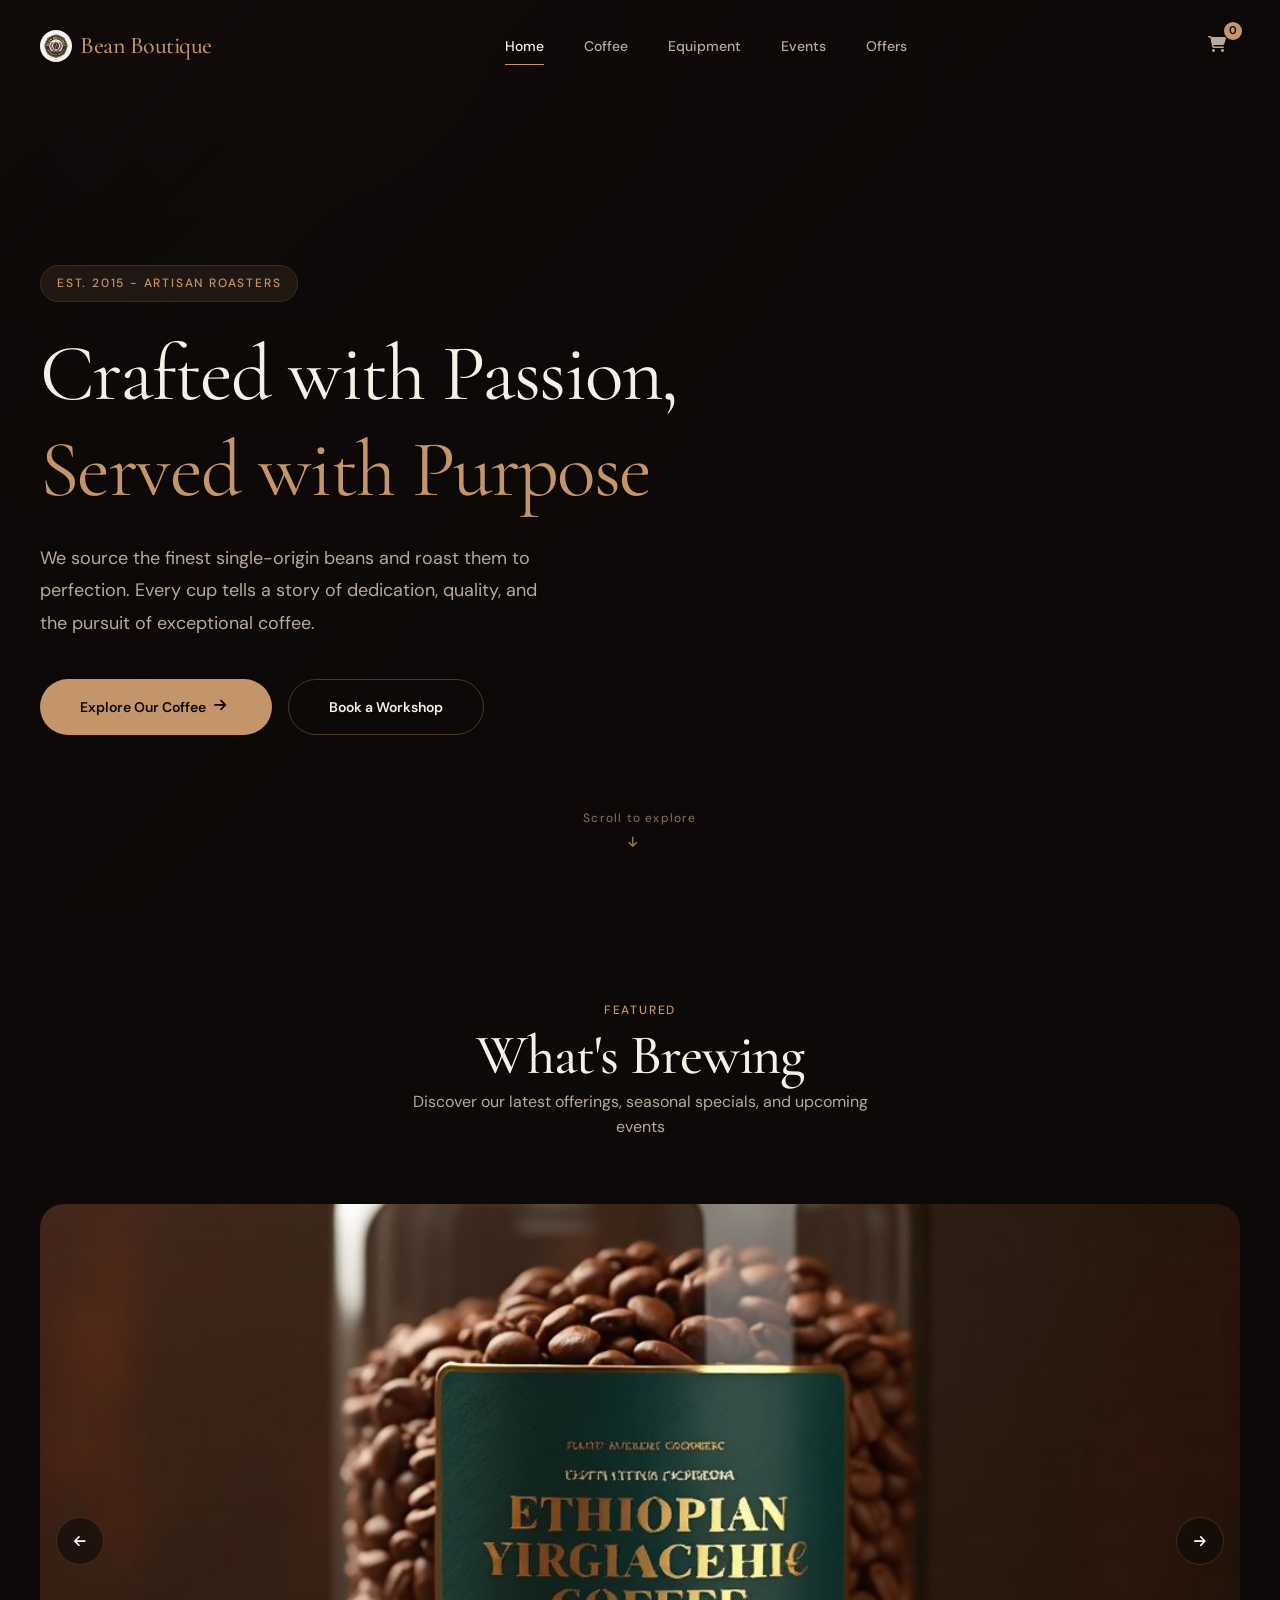
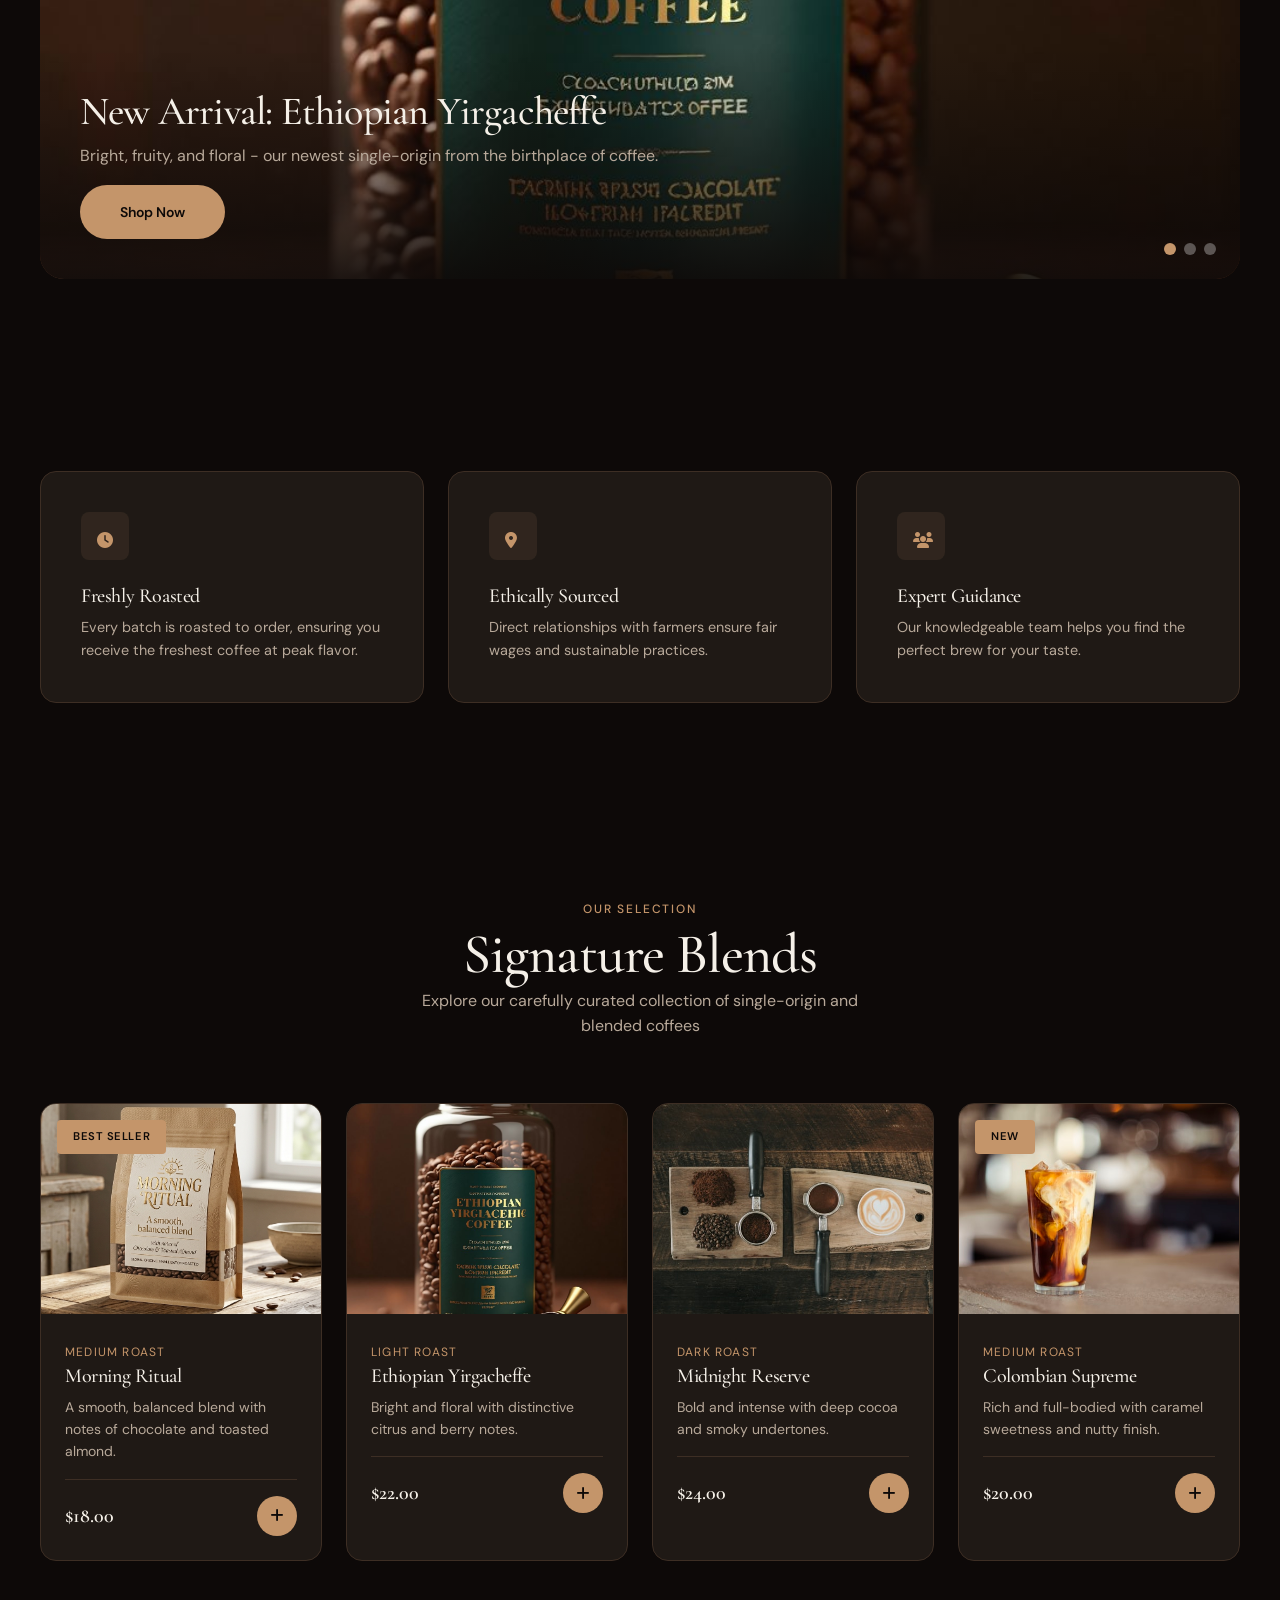
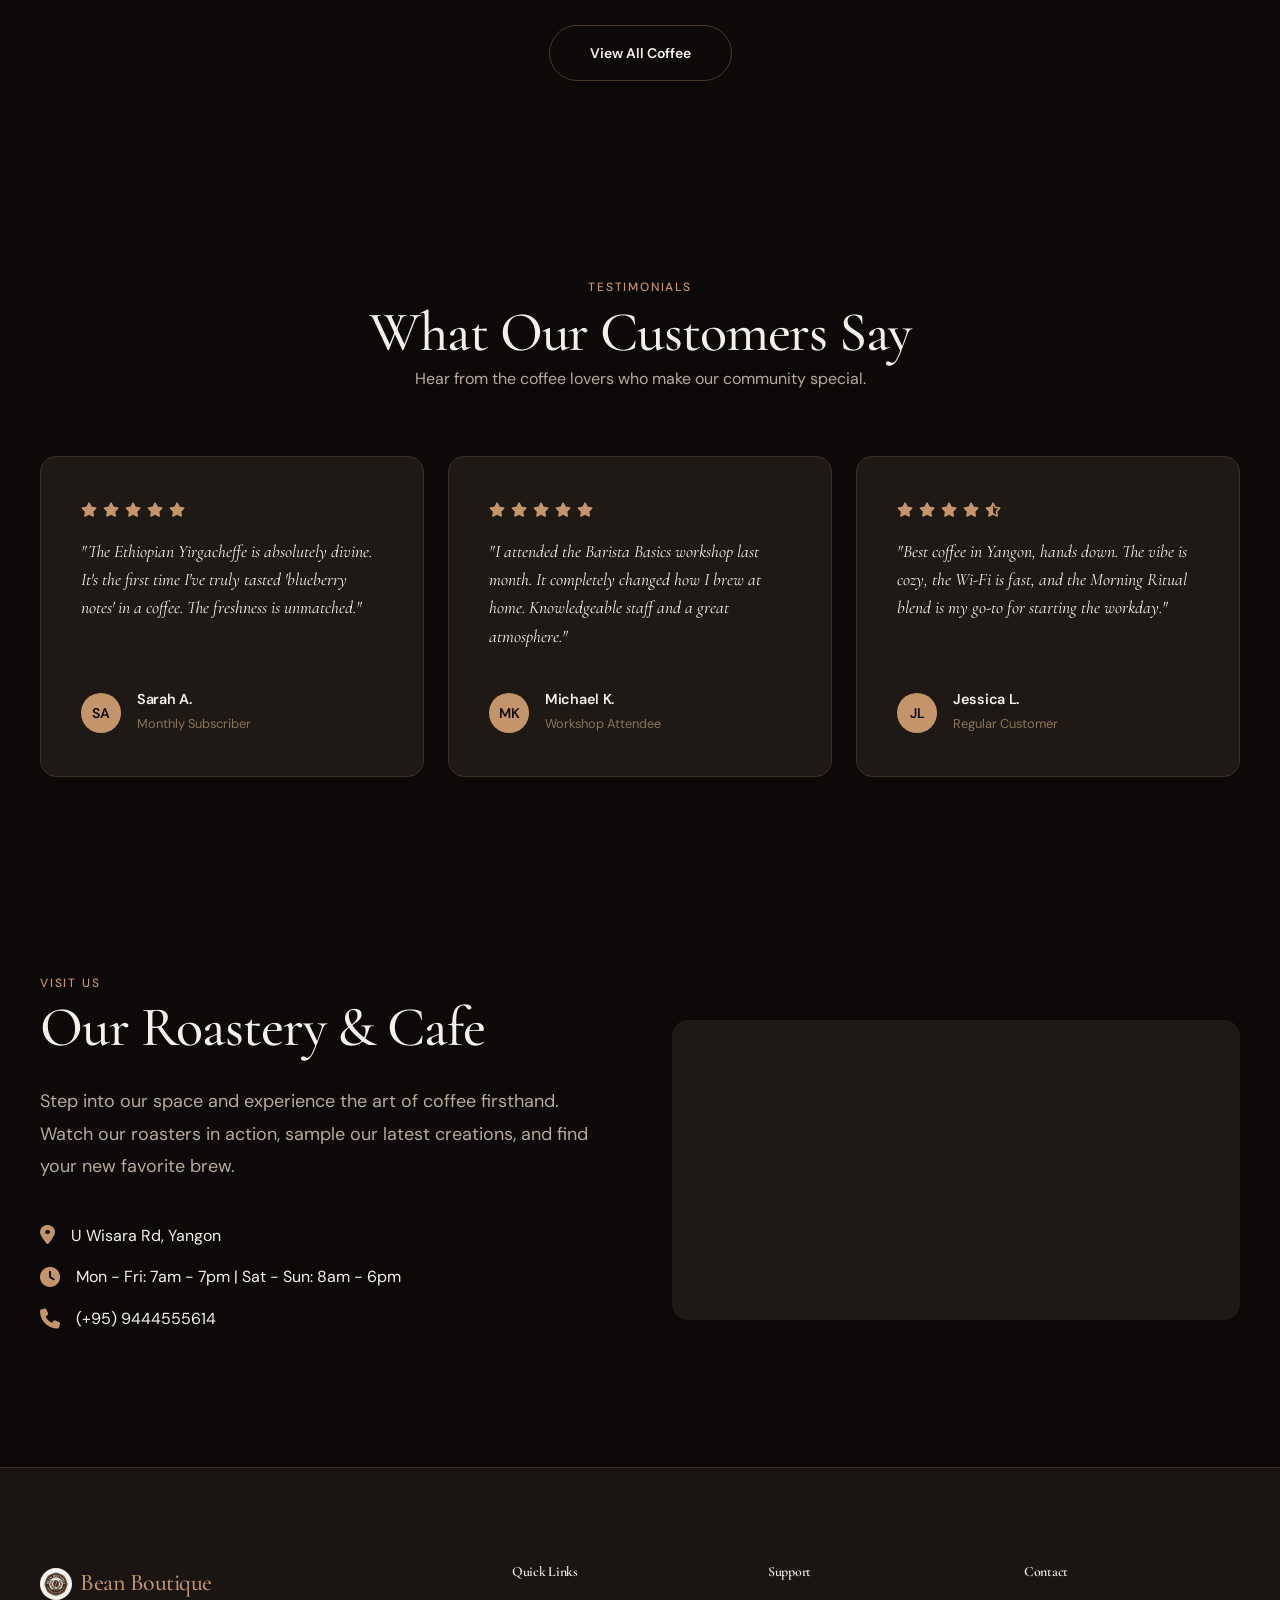
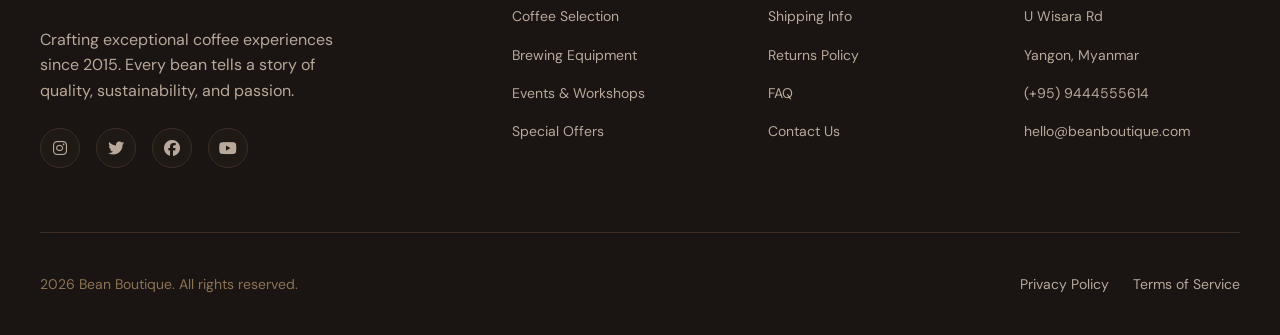
<file: index.html>
<!DOCTYPE html>
<html lang="en">

<head>
  <meta charset="UTF-8">
  <meta name="viewport" content="width=device-width, initial-scale=1.0">
  <meta name="description"
    content="Bean Boutique - Artisan coffee roasters crafting exceptional blends since 2015. Discover our premium selection of single-origin coffees and brewing equipment.">
  <title>Bean Boutique | Artisan Coffee Roasters</title>

  <!-- Google Fonts -->
  <link rel="stylesheet" href="https://cdnjs.cloudflare.com/ajax/libs/font-awesome/6.5.0/css/all.min.css">
  <link rel="icon" type="image/png" href="Images/icon.jpg">
  <link rel="preconnect" href="https://fonts.googleapis.com">
  <link rel="preconnect" href="https://fonts.gstatic.com" crossorigin>
  <link
    href="https://fonts.googleapis.com/css2?family=Cormorant+Garamond:ital,wght@0,400;0,500;0,600;1,400&family=DM+Sans:wght@400;500;600;700&display=swap"
    rel="stylesheet">

  <!-- Stylesheet -->
  <link rel="stylesheet" href="styles.css">
</head>

<body>

  <!-- Navigation -->
  <nav class="nav scrolled" id="navbar">
    <div class="container">
      <div class="nav-inner">
        <a href="index.html" class="nav-logo">
          <img src="Images/icon.jpg" alt="Bean Boutique logo" class="nav-logo-image">
          <span class="nav-logo-text">Bean Boutique</span>
        </a>

        <div class="nav-links">
          <a href="index.html" class="nav-link active">Home</a>
          <a href="coffee.html" class="nav-link">Coffee</a>
          <a href="equipment.html" class="nav-link">Equipment</a>
          <a href="events.html" class="nav-link">Events</a>
          <a href="offers.html" class="nav-link">Offers</a>
        </div>

        <div class="nav-actions">
          <a href="cart.html" class="cart-btn" aria-label="Shopping Cart">
            <i class="fas fa-shopping-cart"></i>
            <span class="cart-count" id="cart-count">0</span>
          </a>
          <button class="menu-toggle" id="menu-toggle" aria-label="Toggle Menu">
            <span></span>
            <span></span>
            <span></span>
          </button>
        </div>
      </div>
    </div>
  </nav>

  <!-- Mobile Menu -->
  <div class="mobile-menu" id="mobile-menu">
    <div class="mobile-nav-links">
      <a href="index.html" class="mobile-nav-link active">Home</a>
      <a href="coffee.html" class="mobile-nav-link">Coffee Selection</a>
      <a href="equipment.html" class="mobile-nav-link">Brewing Equipment</a>
      <a href="events.html" class="mobile-nav-link">Events & Workshops</a>
      <a href="offers.html" class="mobile-nav-link">Special Offers</a>
      <a href="cart.html" class="mobile-nav-link">Shopping Cart</a>
    </div>
  </div>

  <!-- ============================================
       HERO SECTION
       ============================================ -->
  <section class="hero">
    <div class="hero-bg">
      <video src="Images/coffee_vd.mp4" autoplay muted loop playsinline class="hero-bg-video"></video>
    </div>
    <div class="container">
      <div class="hero-content fade-in">
        <span class="hero-label label">Est. 2015 - Artisan Roasters</span>
        <h1 class="hero-title">
          Crafted with Passion,<br>
          <span>Served with Purpose</span>
        </h1>
        <p class="hero-description lead">
          We source the finest single-origin beans and roast them to perfection.
          Every cup tells a story of dedication, quality, and the pursuit of exceptional coffee.
        </p>
        <div class="hero-actions">
          <a href="coffee.html" class="btn btn-primary">
            Explore Our Coffee
            <i class="fas fa-arrow-right"></i>
          </a>

          <a href="events.html" class="btn btn-secondary">
            Book a Workshop
          </a>
        </div>
      </div>
    </div>

    <!-- Scroll Indicator -->
    <div class="scroll-indicator">
      <span>Scroll to explore</span>
      <i class="fas fa-arrow-down"></i>
    </div>
  </section>

  <!-- ============================================
       FEATURED SLIDESHOW
       ============================================ -->
  <section class="section">
    <div class="container">
      <div class="section-header fade-in">
        <span class="label">Featured</span>
        <h2>What's Brewing</h2>
        <p>Discover our latest offerings, seasonal specials, and upcoming events</p>
      </div>

      <div class="slideshow fade-in" id="hero-slideshow">
        <div class="slideshow-container">
          <!-- Slide 1 -->
          <div class="slide">
            <img src="Images/yirgacheffe.jpg" alt="Ethiopian Yirgacheffe coffee">
            <div class="slide-content">
              <h3 class="slide-title">New Arrival: Ethiopian Yirgacheffe</h3>
              <p class="slide-description">Bright, fruity, and floral - our newest single-origin from the birthplace of
                coffee.</p>
              <a href="coffee.html" class="btn btn-primary">Shop Now</a>
            </div>
          </div>

          <!-- Slide 2 -->
          <div class="slide">
            <img src="Images/barista.jpg" alt="Barista workshop">
            <div class="slide-content">
              <h3 class="slide-title">Barista Workshop: June 15th</h3>
              <p class="slide-description">Learn the art of espresso from our expert baristas. Limited spots available.
              </p>
              <a href="events.html" class="btn btn-primary">Register Now</a>
            </div>
          </div>

          <!-- Slide 3 -->
          <div class="slide">
            <img src="Images/subscription.png" alt="Coffee subscription box">
            <div class="slide-content">
              <h3 class="slide-title">Subscribe & Save 20%</h3>
              <p class="slide-description">Get freshly roasted coffee delivered to your door every month.</p>
              <a href="offers.html" class="btn btn-primary">View Plans</a>
            </div>
          </div>
        </div>

        <!-- Navigation Dots -->
        <div class="slideshow-nav">
          <button class="slideshow-dot active" data-slide="0" aria-label="Slide 1"></button>
          <button class="slideshow-dot" data-slide="1" aria-label="Slide 2"></button>
          <button class="slideshow-dot" data-slide="2" aria-label="Slide 3"></button>
        </div>

        <!-- Arrows -->
        <div class="slideshow-arrows">
          <button class="slideshow-arrow prev" aria-label="Previous slide">
            <i class="fas fa-arrow-left"></i>
          </button>

          <button class="slideshow-arrow next" aria-label="Next slide">
            <i class="fas fa-arrow-right"></i>
          </button>
        </div>
      </div>
    </div>
  </section>

  <!-- ============================================
       FEATURES SECTION
       ============================================ -->
  <section class="section">
    <div class="container">
      <div class="grid grid-3">
        <!-- Feature 1 -->
        <div class="feature-card fade-in stagger-1">
          <div class="feature-icon">
            <i class="fas fa-clock"></i>
          </div>
          <h4 class="feature-title">Freshly Roasted</h4>
          <p class="feature-description">
            Every batch is roasted to order, ensuring you receive the freshest coffee at peak flavor.
          </p>
        </div>

        <!-- Feature 2 -->
        <div class="feature-card fade-in stagger-2">
          <div class="feature-icon">
            <i class="fas fa-map-marker-alt"></i>
          </div>
          <h4 class="feature-title">Ethically Sourced</h4>
          <p class="feature-description">
            Direct relationships with farmers ensure fair wages and sustainable practices.
          </p>
        </div>

        <!-- Feature 3 -->
        <div class="feature-card fade-in stagger-3">
          <div class="feature-icon">
            <i class="fas fa-users"></i>
          </div>
          <h4 class="feature-title">Expert Guidance</h4>
          <p class="feature-description">
            Our knowledgeable team helps you find the perfect brew for your taste.
          </p>
        </div>
      </div>
    </div>
  </section>
  <!-- ============================================
       FEATURED PRODUCTS PREVIEW
       ============================================ -->
  <section class="section">
    <div class="container">
      <div class="section-header fade-in">
        <span class="label">Our Selection</span>
        <h2>Signature Blends</h2>
        <p>Explore our carefully curated collection of single-origin and blended coffees</p>
      </div>

      <div class="grid grid-4">
        <!-- Product 1 -->
        <div class="product-card fade-in stagger-1">
          <div class="product-image">
            <img src="Images/ritual.png" alt="Morning Ritual Blend">
            <span class="product-badge">Best Seller</span>
          </div>
          <div class="product-content">
            <span class="product-category">Medium Roast</span>
            <h4 class="product-name">Morning Ritual</h4>
            <p class="product-description">A smooth, balanced blend with notes of chocolate and toasted almond.</p>
            <div class="product-meta">
              <span class="product-price">$18.00</span>
              <button class="add-to-cart" data-id="1" data-name="Morning Ritual" data-price="18.00"
                aria-label="Add to cart">

                <i class="fas fa-plus"></i>

              </button>
            </div>
          </div>
        </div>

        <!-- Product 2 -->
        <div class="product-card fade-in stagger-2">
          <div class="product-image">
            <img src="Images/yirgacheffe.jpg" alt="Ethiopian Single Origin">
          </div>
          <div class="product-content">
            <span class="product-category">Light Roast</span>
            <h4 class="product-name">Ethiopian Yirgacheffe</h4>
            <p class="product-description">Bright and floral with distinctive citrus and berry notes.</p>
            <div class="product-meta">
              <span class="product-price">$22.00</span>
              <button class="add-to-cart" data-id="2" data-name="Ethiopian Yirgacheffe" data-price="22.00"
                aria-label="Add to cart">
                <i class="fas fa-plus"></i>
              </button>
            </div>
          </div>
        </div>

        <!-- Product 3 -->
        <div class="product-card fade-in stagger-3">
          <div class="product-image">
            <img src="Images/midnight.jpg" alt="Dark Roast Reserve">
          </div>
          <div class="product-content">
            <span class="product-category">Dark Roast</span>
            <h4 class="product-name">Midnight Reserve</h4>
            <p class="product-description">Bold and intense with deep cocoa and smoky undertones.</p>
            <div class="product-meta">
              <span class="product-price">$24.00</span>
              <button class="add-to-cart" data-id="3" data-name="Midnight Reserve" data-price="24.00"
                aria-label="Add to cart">
                <i class="fas fa-plus"></i>
              </button>
            </div>
          </div>
        </div>

        <!-- Product 4 -->
        <div class="product-card fade-in stagger-4">
          <div class="product-image">
            <img src="Images/colombian.jpg" alt="Colombian Supreme">
            <span class="product-badge">New</span>
          </div>
          <div class="product-content">
            <span class="product-category">Medium Roast</span>
            <h4 class="product-name">Colombian Supreme</h4>
            <p class="product-description">Rich and full-bodied with caramel sweetness and nutty finish.</p>
            <div class="product-meta">
              <span class="product-price">$20.00</span>
              <button class="add-to-cart" data-id="4" data-name="Colombian Supreme" data-price="20.00"
                aria-label="Add to cart">
                <i class="fas fa-plus"></i>
              </button>
            </div>
          </div>
        </div>
      </div>

      <div class="section-footer-centered">
        <a href="coffee.html" class="btn btn-secondary">View All Coffee</a>
      </div>
    </div>
  </section>

  <!-- ============================================
       CUSTOMER REVIEWS SECTION
       ============================================ -->
  <section class="section">
    <div class="container">
      <div class="section-header fade-in">
        <span class="label">Testimonials</span>
        <h2>What Our Customers Say</h2>
        <p>Hear from the coffee lovers who make our community special.</p>
      </div>

      <div class="grid grid-3">
        <!-- Review 1 -->
        <div class="review-card fade-in stagger-1">
          <div class="review-stars">
            <i class="fas fa-star"></i>
            <i class="fas fa-star"></i>
            <i class="fas fa-star"></i>
            <i class="fas fa-star"></i>
            <i class="fas fa-star"></i>
          </div>
          <p class="review-text">"The Ethiopian Yirgacheffe is absolutely divine. It's the first time I've truly
            tasted 'blueberry notes' in a coffee. The freshness is unmatched."</p>
          <div class="review-author">
            <div class="review-avatar">SA</div>
            <div class="review-author-info">
              <h5>Sarah A.</h5>
              <span>Monthly Subscriber</span>
            </div>
          </div>
        </div>

        <!-- Review 2 -->
        <div class="review-card fade-in stagger-2">
          <div class="review-stars">
            <i class="fas fa-star"></i>
            <i class="fas fa-star"></i>
            <i class="fas fa-star"></i>
            <i class="fas fa-star"></i>
            <i class="fas fa-star"></i>
          </div>
          <p class="review-text">"I attended the Barista Basics workshop last month. It completely changed how I brew
            at home. Knowledgeable staff and a great atmosphere."</p>
          <div class="review-author">
            <div class="review-avatar">MK</div>
            <div class="review-author-info">
              <h5>Michael K.</h5>
              <span>Workshop Attendee</span>
            </div>
          </div>
        </div>

        <!-- Review 3 -->
        <div class="review-card fade-in stagger-3">
          <div class="review-stars">
            <i class="fas fa-star"></i>
            <i class="fas fa-star"></i>
            <i class="fas fa-star"></i>
            <i class="fas fa-star"></i>
            <i class="fas fa-star-half-alt"></i>
          </div>
          <p class="review-text">"Best coffee in Yangon, hands down. The vibe is cozy, the Wi-Fi is fast, and the
            Morning Ritual blend is my go-to for starting the workday."</p>
          <div class="review-author">
            <div class="review-avatar">JL</div>
            <div class="review-author-info">
              <h5>Jessica L.</h5>
              <span>Regular Customer</span>
            </div>
          </div>
        </div>
      </div>
    </div>
  </section>

  <!-- ============================================
       MAP SECTION
       ============================================ -->
  <section class="section">
    <div class="container">
      <div class="grid grid-2 map-section-grid">
        <div class="fade-in-left">
          <span class="label">Visit Us</span>
          <h2>Our Roastery & Cafe</h2>
          <p class="lead map-lead-text">
            Step into our space and experience the art of coffee firsthand.
            Watch our roasters in action, sample our latest creations, and find your new favorite brew.
          </p>
          <div class="contact-details-list">
            <div class="contact-detail-row">
              <i class="fas fa-location-dot location-icon"></i>
              <span>U Wisara Rd, Yangon</span>
            </div>
            <div class="contact-detail-row">
              <i class="fas fa-clock clock-icon"></i>
              <span>Mon - Fri: 7am - 7pm | Sat - Sun: 8am - 6pm</span>
            </div>
            <div class="contact-detail-row">
              <i class="fas fa-phone phone-icon"></i>
              <span>(+95) 9444555614</span>
            </div>
          </div>
        </div>
        <div class="map-container fade-in-right">
          <!-- Google Maps Embed -->
          <iframe
            src="https://www.google.com/maps/embed?pb=!1m18!1m12!1m3!1d954.8585113008878!2d96.14165633206656!3d16.804810039576594!2m3!1f0!2f0!3f0!3m2!1i1024!2i768!4f13.1!3m3!1m2!1s0x30c1eb5b34c3e1e7%3A0x3868066c7b2c32d3!2sStrategy%20First%20International%20College%20-%20Teaching%20Centre%202%20(UWisara)!5e0!3m2!1sen!2smm!4v1774071433038!5m2!1sen!2smm"
            width="600" height="450" class="map-iframe" allowfullscreen="" loading="lazy"
            referrerpolicy="no-referrer-when-downgrade"></iframe>
        </div>
      </div>
    </div>
  </section>

  <!-- ============================================
       FOOTER
       ============================================ -->
  <footer class="footer">
    <div class="container">
      <div class="footer-grid">
        <!-- Brand Column -->
        <div class="footer-brand">
          <a href="index.html" class="nav-logo">
            <img src="Images/icon.jpg" alt="Bean Boutique logo" class="nav-logo-image">
            <span class="nav-logo-text">Bean Boutique</span>
          </a>
          <p>Crafting exceptional coffee experiences since 2015. Every bean tells a story of quality, sustainability,
            and passion.</p>
          <div class="social-links social-links-spacing">
            <!-- Instagram -->
            <div class="social-link">
              <a href="https://www.instagram.com" class="fab fa-instagram">
              </a>
            </div>

            <!-- Twitter/X -->
            <div class="social-link">
              <a href="https://www.twitter.com" class="fab fa-twitter">
              </a>
            </div>

            <!-- Facebook -->
            <div class="social-link">
              <a href="https://www.facebook.com" class="fab fa-facebook">
              </a>
            </div>

            <!-- YouTube -->
            <div class="social-link">
              <a href="https://www.youtube.com" class="fab fa-youtube">
              </a>
            </div>
          </div>
        </div>

        <!-- Quick Links -->
        <div>
          <h4 class="footer-title">Quick Links</h4>
          <div class="footer-links">
            <a href="coffee.html" class="footer-link">Coffee Selection</a>
            <a href="equipment.html" class="footer-link">Brewing Equipment</a>
            <a href="events.html" class="footer-link">Events & Workshops</a>
            <a href="offers.html" class="footer-link">Special Offers</a>
          </div>
        </div>

        <!-- Support -->
        <div>
          <h4 class="footer-title">Support</h4>
          <div class="footer-links">
            <a href="#" class="footer-link">Shipping Info</a>
            <a href="#" class="footer-link">Returns Policy</a>
            <a href="#" class="footer-link">FAQ</a>
            <a href="#" class="footer-link">Contact Us</a>
          </div>
        </div>

        <!-- Contact -->
        <div>
          <h4 class="footer-title">Contact</h4>
          <div class="footer-links">
            <span class="footer-link">U Wisara Rd</span>
            <span class="footer-link">Yangon, Myanmar</span>
            <span class="footer-link">(+95) 9444555614</span>
            <a href="mailto:hello@beanboutique.com" class="footer-link">hello@beanboutique.com</a>
          </div>
        </div>
      </div>

      <div class="footer-bottom">
        <span>2026 Bean Boutique. All rights reserved.</span>
        <div class="footer-bottom-links">
          <a href="#" class="footer-link">Privacy Policy</a>
          <a href="#" class="footer-link">Terms of Service</a>
        </div>
      </div>
    </div>
  </footer>

  <!-- ============================================
       MODAL POPUP - First-time visitor discount
       ============================================ -->
  <div class="modal-overlay" id="discount-modal">
    <div class="modal">
      <button class="modal-close" id="modal-close" aria-label="Close modal">
        <span class="modal-close-icon">&times;</span>
      </button>
      <div class="modal-image">
        <img src="Images/model.png" alt="Special discount offer">
      </div>
      <div class="modal-content">
        <h3 class="modal-title">Welcome to Bean Boutique</h3>
        <p class="modal-description">Sign up for our newsletter and receive 15% off your first order. Be the first to
          know about new roasts, exclusive offers, and brewing tips.</p>
        <form id="newsletter-form">
          <div class="form-group">
            <input type="email" class="form-input" placeholder="Enter your email address" required>
          </div>
          <button type="submit" class="btn btn-primary btn-block">Get My 15% Off</button>
        </form>
        <p class="modal-privacy-text">We respect your privacy. Unsubscribe anytime.</p>
      </div>
    </div>
  </div>

  <!-- JavaScript -->
  <script src="script.js"></script>
</body>

</html>
</file>
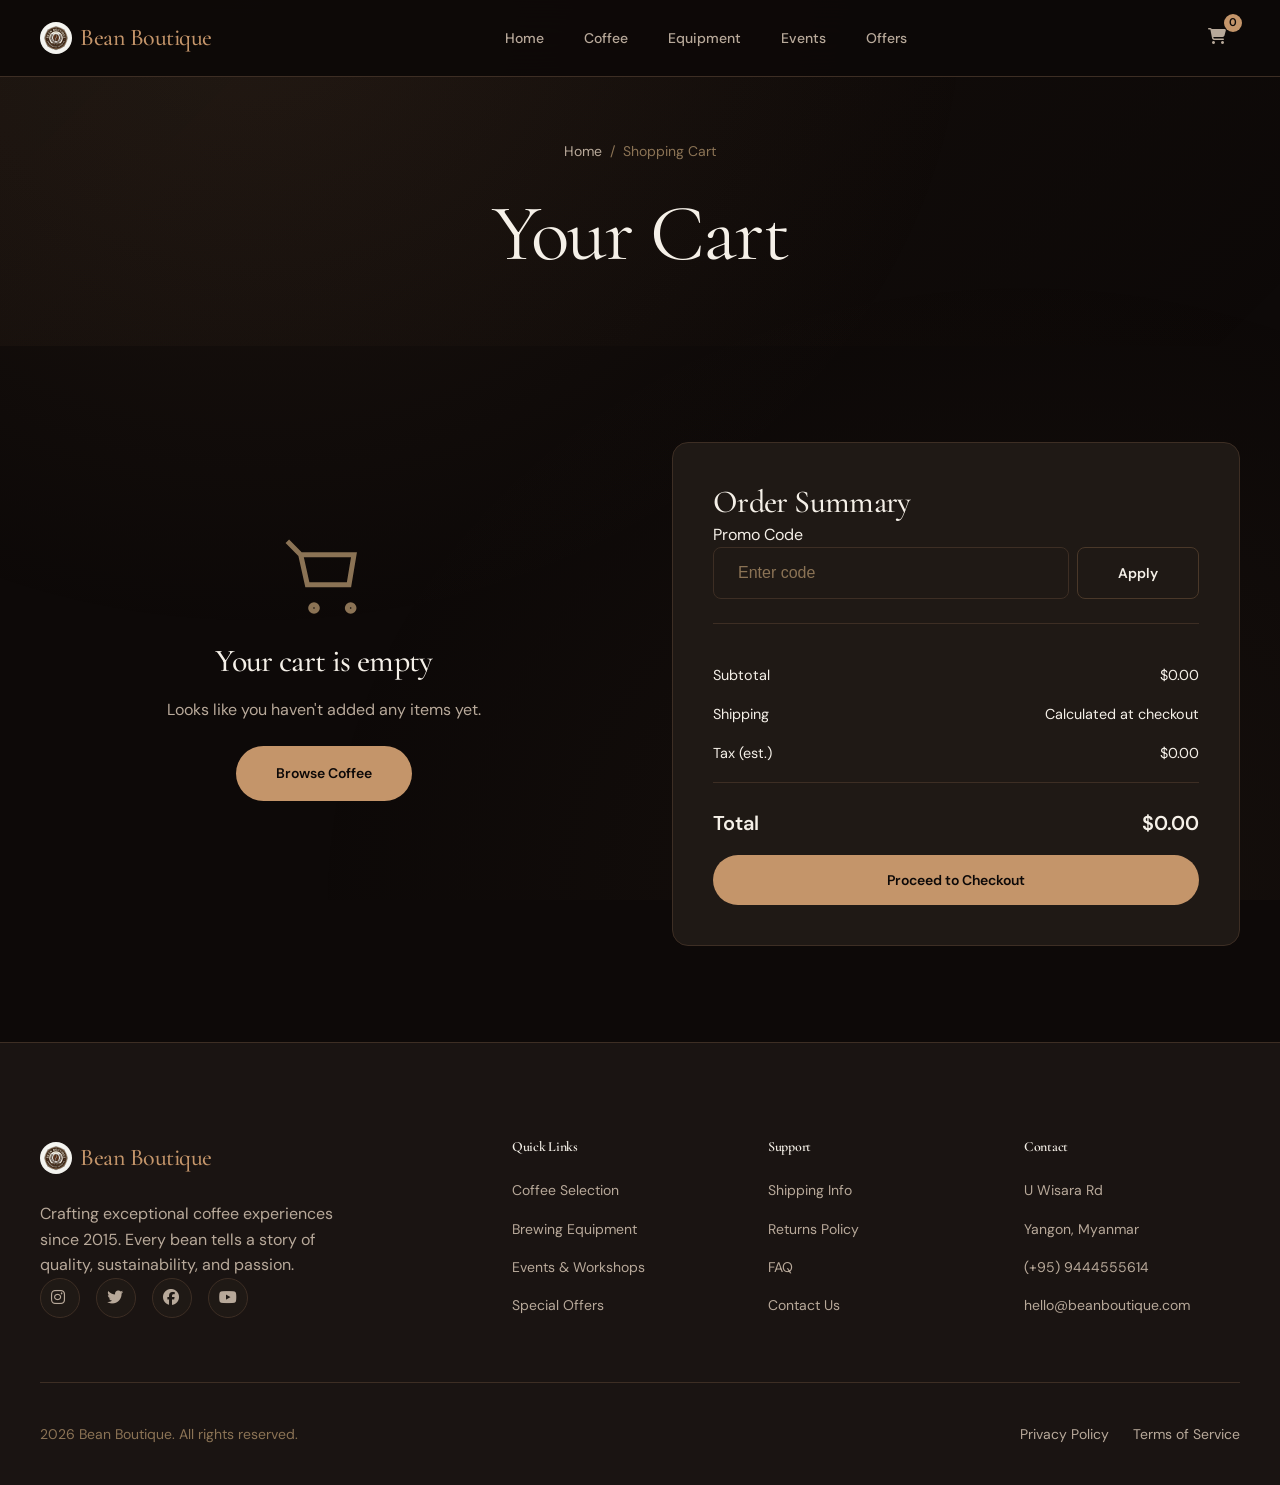
<file: cart.html>
<!DOCTYPE html>
<html lang="en">

<head>
  <meta charset="UTF-8">
  <meta name="viewport" content="width=device-width, initial-scale=1.0">
  <meta name="description" content="Your shopping cart at Bean Boutique. Review your coffee and equipment selections.">
  <title>Shopping Cart | Bean Boutique</title>
  <link rel="stylesheet" href="https://cdnjs.cloudflare.com/ajax/libs/font-awesome/6.5.0/css/all.min.css">
  <link rel="icon" type="image/png" href="Images/icon.jpg">
  <link rel="preconnect" href="https://fonts.googleapis.com">
  <link rel="preconnect" href="https://fonts.gstatic.com" crossorigin>
  <link
    href="https://fonts.googleapis.com/css2?family=Cormorant+Garamond:ital,wght@0,400;0,500;0,600;1,400&family=DM+Sans:wght@400;500;600;700&display=swap"
    rel="stylesheet">
  <link rel="stylesheet" href="styles.css">
</head>

<body>
  <!-- Navigation -->
  <nav class="nav scrolled" id="navbar">
    <div class="container">
      <div class="nav-inner">
        <a href="index.html" class="nav-logo">
          <img src="Images/icon.jpg" alt="Bean Boutique logo" class="nav-logo-image">
          <span class="nav-logo-text">Bean Boutique</span>
        </a>

        <div class="nav-links">
          <a href="index.html" class="nav-link">Home</a>
          <a href="coffee.html" class="nav-link">Coffee</a>
          <a href="equipment.html" class="nav-link">Equipment</a>
          <a href="events.html" class="nav-link">Events</a>
          <a href="offers.html" class="nav-link">Offers</a>
        </div>

        <div class="nav-actions">
          <a href="cart.html" class="cart-btn active" aria-label="Shopping Cart">
            <i class="fas fa-shopping-cart"></i>
            <span class="cart-count" id="cart-count">0</span>
          </a>
          <button class="menu-toggle" id="menu-toggle" aria-label="Toggle Menu">
            <span></span>
            <span></span>
            <span></span>
          </button>
        </div>
      </div>
    </div>
  </nav>

  <!-- Mobile Menu -->
  <div class="mobile-menu" id="mobile-menu">
    <div class="mobile-nav-links">
      <a href="index.html" class="mobile-nav-link">Home</a>
      <a href="coffee.html" class="mobile-nav-link">Coffee Selection</a>
      <a href="equipment.html" class="mobile-nav-link">Brewing Equipment</a>
      <a href="events.html" class="mobile-nav-link">Events & Workshops</a>
      <a href="offers.html" class="mobile-nav-link">Special Offers</a>
      <a href="cart.html" class="mobile-nav-link active">Shopping Cart</a>
    </div>
  </div>

  <!-- Page Header -->
  <header class="page-header">
    <div class="container">
      <div class="page-header-content fade-in">
        <div class="breadcrumb">
          <a href="index.html">Home</a>
          <span>/</span>
          <span>Shopping Cart</span>
        </div>
        <h1>Your Cart</h1>
      </div>
    </div>
  </header>

  <!-- Main Content -->
  <main class="section">
    <div class="container">
      <div class="grid grid-2 grid-cart-layout">

        <!-- Cart Items Column -->
        <div class="fade-in">
          <div id="cart-items-container">
            <!-- Cart items will be rendered here by JavaScript -->
            <div class="cart-empty">
              <div class="cart-empty-icon">
                <i class="fas fa-shopping-cart"></i>
              </div>
              <h3 class="cart-empty-title">Your cart is empty</h3>
              <p class="cart-empty-text">Looks like you haven't added any items yet.</p>
              <a href="coffee.html" class="btn btn-primary">Browse Coffee</a>
            </div>
          </div>
        </div>

        <!-- Cart Summary Column -->
        <div class="fade-in-right">
          <div class="cart-summary cart-summary-sticky" id="cart-summary">
            <h3 class="cart-summary-title">Order Summary</h3>

            <!-- Promo Code Section -->
            <div class="promo-section">
              <label for="promo-input" class="promo-label">Promo Code</label>
              <div class="input-group">
                <input type="text" id="promo-input" class="form-input" placeholder="Enter code">
                <button id="apply-promo-btn" class="btn btn-secondary btn-apply">Apply</button>
              </div>
              <p id="promo-message" class="promo-message"></p>
            </div>

            <div class="cart-summary-row">
              <span>Subtotal</span>
              <span id="cart-subtotal">$0.00</span>
            </div>

            <!-- Discount Row -->
            <div class="cart-summary-row discount-row" id="discount-row">
              <span>Discount (<span id="promo-code-display"></span>)</span>
              <span id="cart-discount">-$0.00</span>
            </div>

            <div class="cart-summary-row">
              <span>Shipping</span>
              <span>Calculated at checkout</span>
            </div>
            <div class="cart-summary-row">
              <span>Tax (est.)</span>
              <span id="cart-tax">$0.00</span>
            </div>

            <div class="cart-summary-row total">
              <span>Total</span>
              <span id="cart-total">$0.00</span>
            </div>

            <button class="btn btn-primary btn-block" id="checkout-btn">
              Proceed to Checkout
            </button>

          </div>
        </div>
      </div>
    </div>
  </main>

  <!-- Footer -->
  <footer class="footer">
    <div class="container">
      <div class="footer-grid">
        <!-- Brand Column -->
        <div class="footer-brand">
          <a href="index.html" class="nav-logo">
            <img src="Images/icon.jpg" alt="Bean Boutique logo" class="nav-logo-image">
            <span class="nav-logo-text">Bean Boutique</span>
          </a>
          <p>Crafting exceptional coffee experiences since 2015. Every bean tells a story of quality, sustainability,
            and passion.</p>
          <div class="social-links footer-social-links">
            <a href="https://www.instagram.com" class="social-link" aria-label="Instagram"><i
                class="fab fa-instagram"></i></a>
            <a href="https://www.twitter.com" class="social-link" aria-label="Twitter"><i
                class="fab fa-twitter"></i></a>
            <a href="https://www.facebook.com" class="social-link" aria-label="Facebook"><i
                class="fab fa-facebook"></i></a>
            <a href="https://www.youtube.com" class="social-link" aria-label="YouTube"><i
                class="fab fa-youtube"></i></a>
          </div>
        </div>

        <!-- Quick Links -->
        <div>
          <h4 class="footer-title">Quick Links</h4>
          <div class="footer-links">
            <a href="coffee.html" class="footer-link">Coffee Selection</a>
            <a href="equipment.html" class="footer-link">Brewing Equipment</a>
            <a href="events.html" class="footer-link">Events & Workshops</a>
            <a href="offers.html" class="footer-link">Special Offers</a>
          </div>
        </div>

        <!-- Support -->
        <div>
          <h4 class="footer-title">Support</h4>
          <div class="footer-links">
            <a href="#" class="footer-link">Shipping Info</a>
            <a href="#" class="footer-link">Returns Policy</a>
            <a href="#" class="footer-link">FAQ</a>
            <a href="#" class="footer-link">Contact Us</a>
          </div>
        </div>

        <!-- Contact -->
        <div>
          <h4 class="footer-title">Contact</h4>
          <div class="footer-links">
            <span class="footer-link">U Wisara Rd</span>
            <span class="footer-link">Yangon, Myanmar</span>
            <span class="footer-link">(+95) 9444555614</span>
            <a href="mailto:hello@beanboutique.com" class="footer-link">hello@beanboutique.com</a>
          </div>
        </div>
      </div>

      <div class="footer-bottom">
        <span>2026 Bean Boutique. All rights reserved.</span>
        <div class="footer-bottom-links">
          <a href="#" class="footer-link">Privacy Policy</a>
          <a href="#" class="footer-link">Terms of Service</a>
        </div>
      </div>
    </div>
  </footer>

  <script src="script.js"></script>
</body>

</html>
</file>
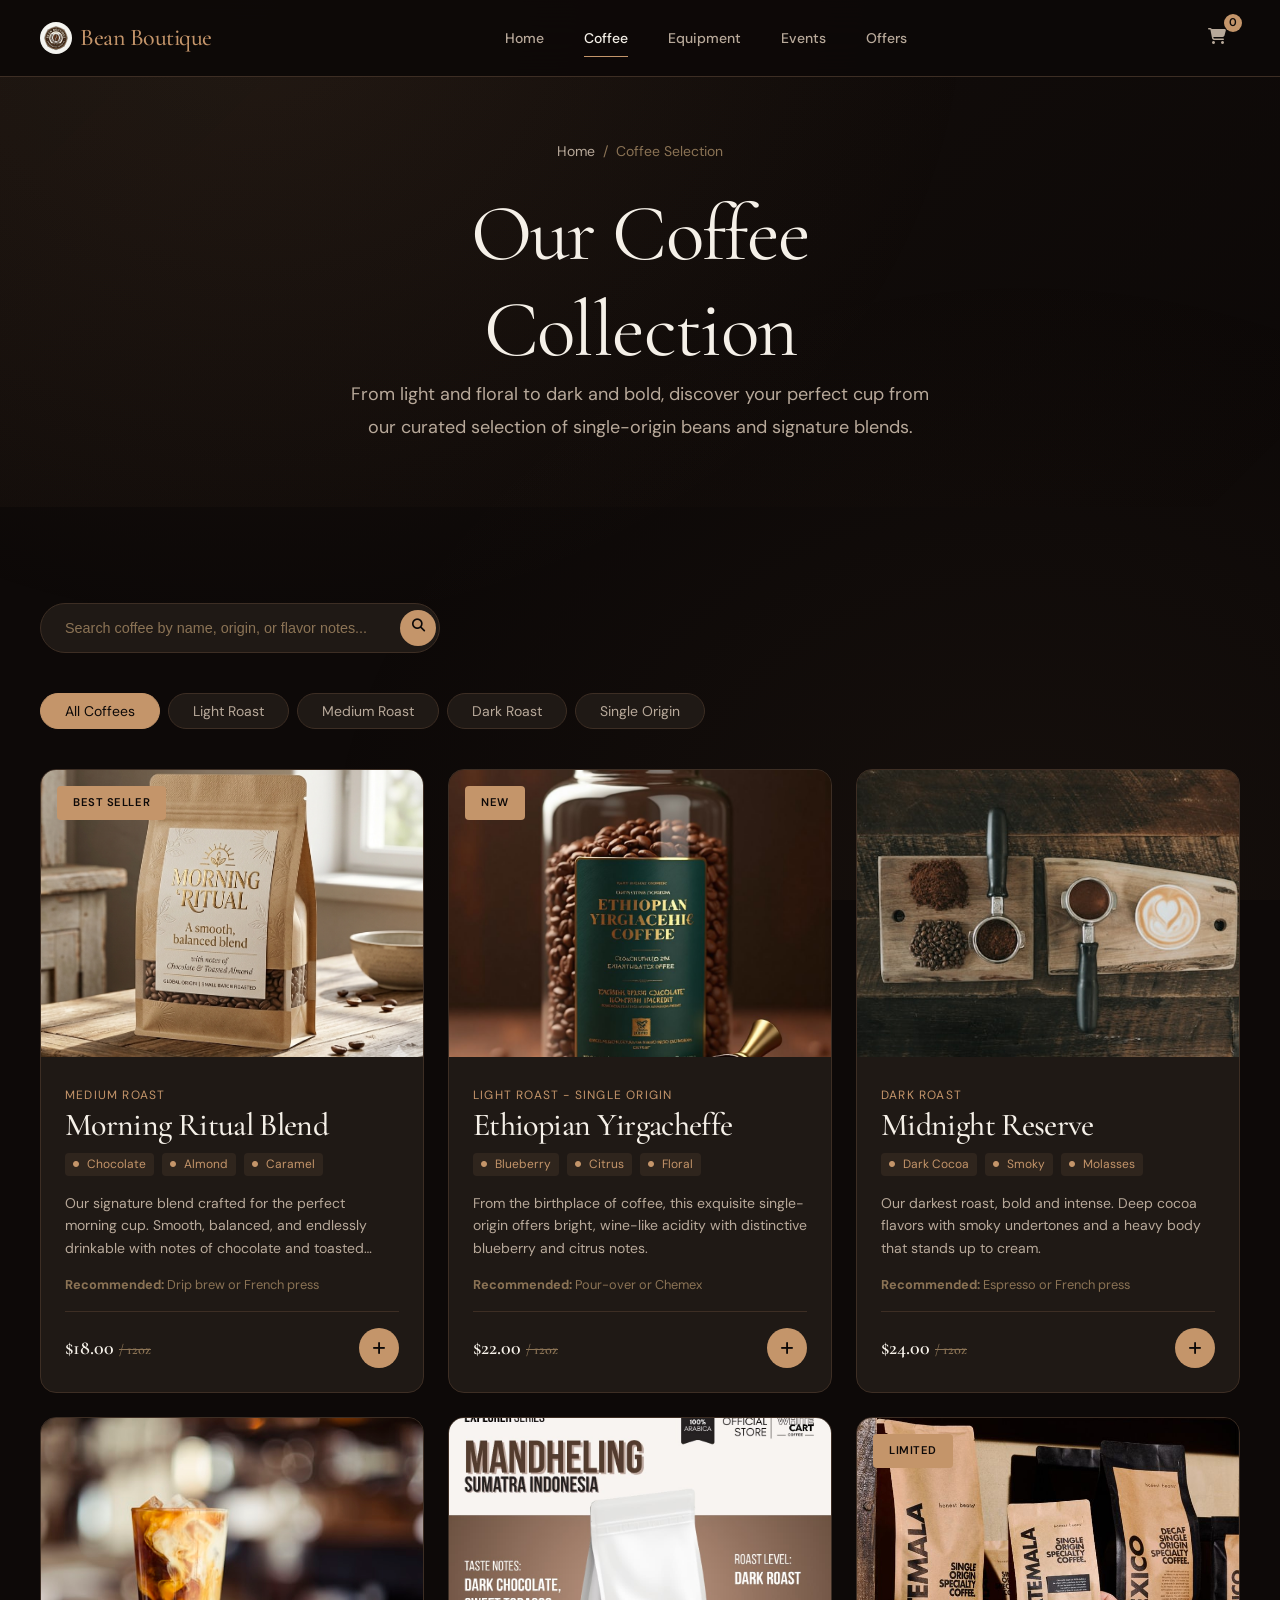
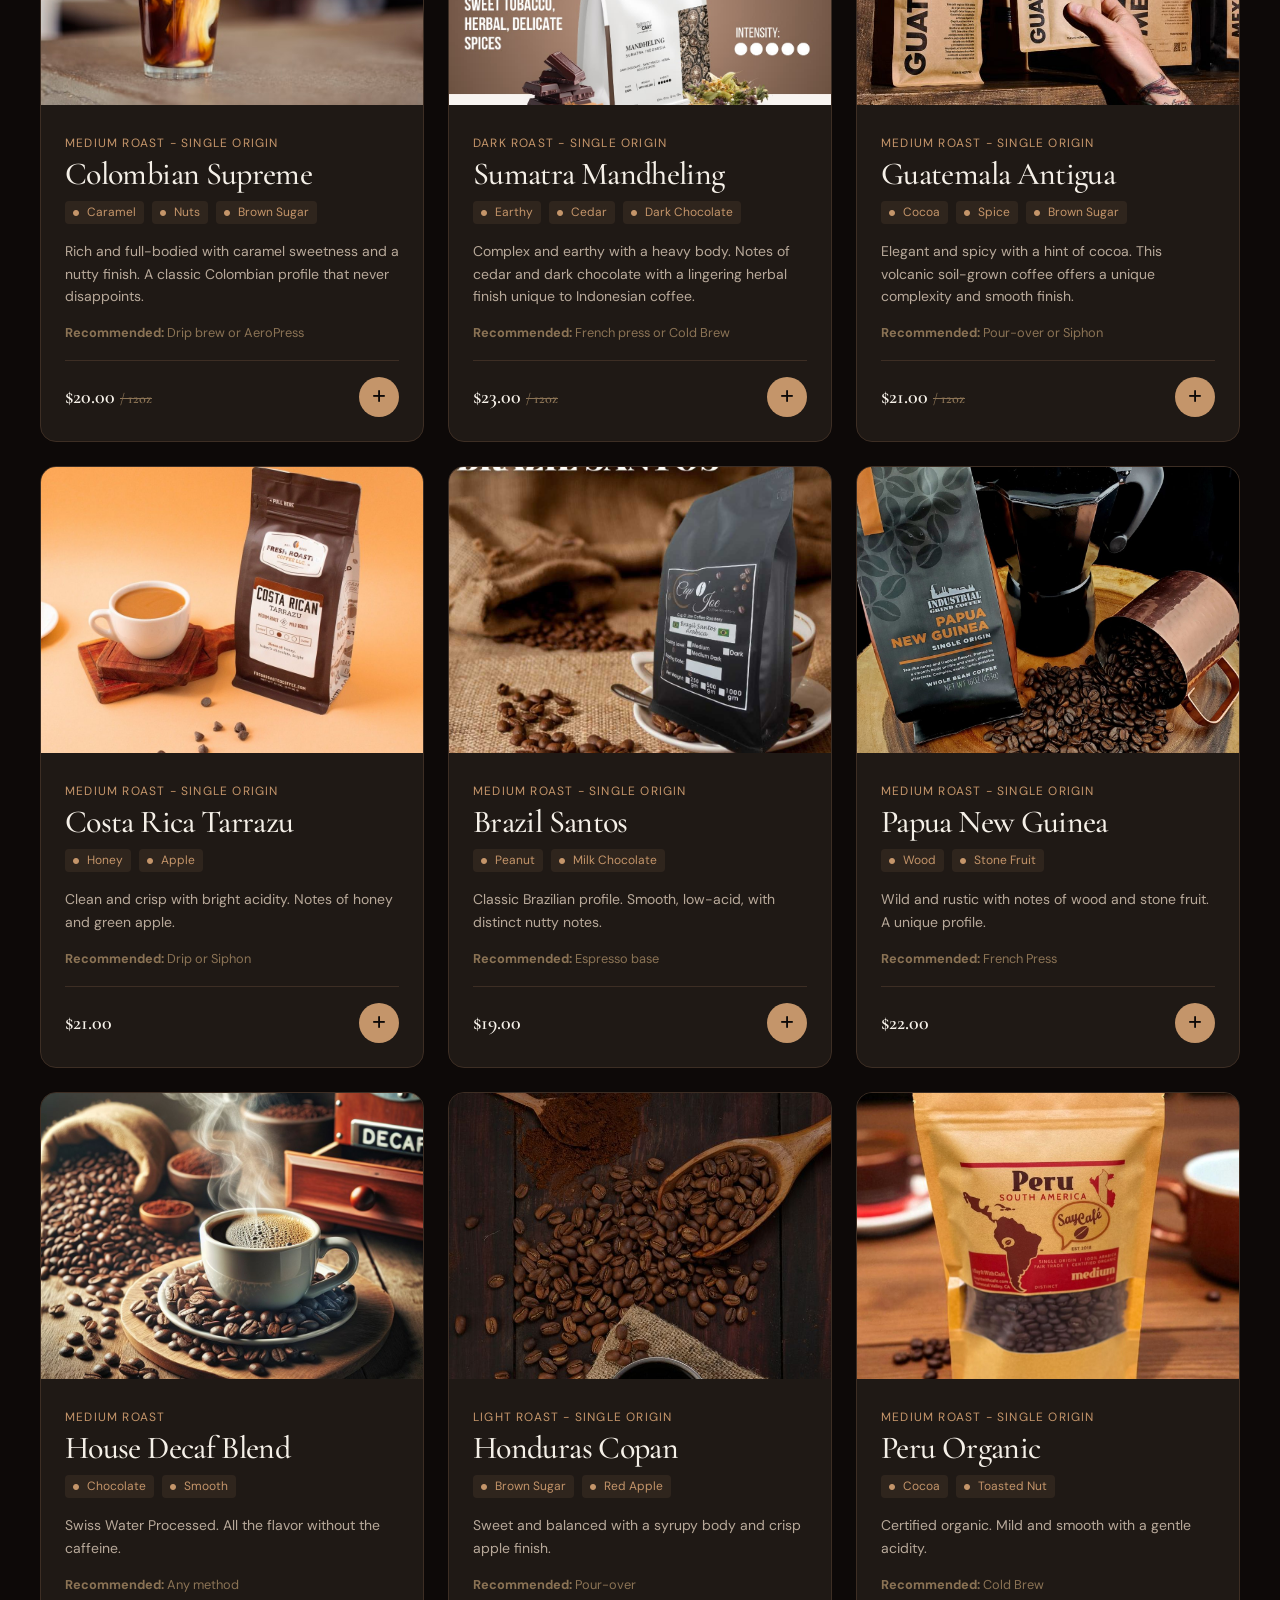
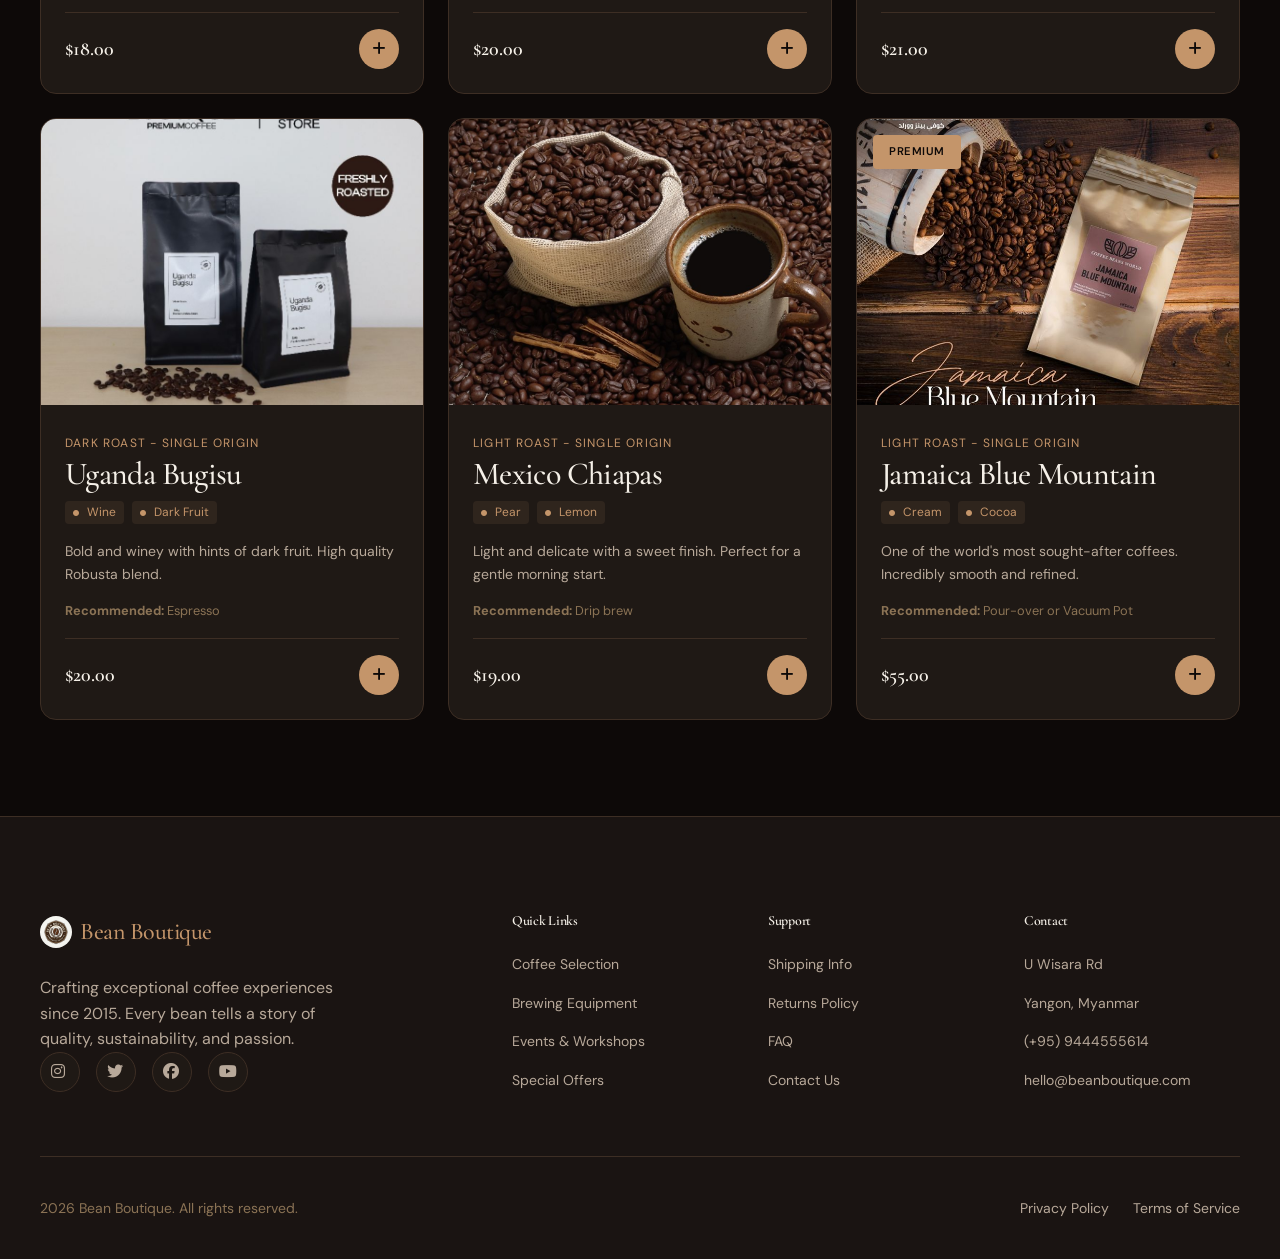
<file: coffee.html>
<!DOCTYPE html>
<html lang="en">

<head>
  <meta charset="UTF-8">
  <meta name="viewport" content="width=device-width, initial-scale=1.0">
  <meta name="description"
    content="Explore our curated selection of single-origin coffees and signature blends. Find your perfect roast at Bean Boutique.">
  <title>Coffee Selection | Bean Boutique</title>
  <link rel="stylesheet" href="https://cdnjs.cloudflare.com/ajax/libs/font-awesome/6.5.0/css/all.min.css">
  <link rel="icon" type="image/png" href="Images/icon.jpg">
  <link rel="preconnect" href="https://fonts.googleapis.com">
  <link rel="preconnect" href="https://fonts.gstatic.com" crossorigin>
  <link
    href="https://fonts.googleapis.com/css2?family=Cormorant+Garamond:ital,wght@0,400;0,500;0,600;1,400&family=DM+Sans:wght@400;500;600;700&display=swap"
    rel="stylesheet">
  <link rel="stylesheet" href="styles.css">
</head>

<body>
  <!-- Navigation -->
  <nav class="nav scrolled" id="navbar">
    <div class="container">
      <div class="nav-inner">
        <a href="index.html" class="nav-logo">
          <img src="Images/icon.jpg" alt="Bean Boutique logo" class="nav-logo-image">
          <span class="nav-logo-text">Bean Boutique</span>
        </a>

        <div class="nav-links">
          <a href="index.html" class="nav-link">Home</a>
          <a href="coffee.html" class="nav-link active">Coffee</a>
          <a href="equipment.html" class="nav-link">Equipment</a>
          <a href="events.html" class="nav-link">Events</a>
          <a href="offers.html" class="nav-link">Offers</a>
        </div>

        <div class="nav-actions">
          <a href="cart.html" class="cart-btn" aria-label="Shopping Cart">
            <i class="fas fa-shopping-cart"></i>
            <span class="cart-count" id="cart-count">0</span>
          </a>
          <button class="menu-toggle" id="menu-toggle" aria-label="Toggle Menu">
            <span></span>
            <span></span>
            <span></span>
          </button>
        </div>
      </div>
    </div>
  </nav>

  <!-- Mobile Menu -->
  <div class="mobile-menu" id="mobile-menu">
    <div class="mobile-nav-links">
      <a href="index.html" class="mobile-nav-link">Home</a>
      <a href="coffee.html" class="mobile-nav-link active">Coffee Selection</a>
      <a href="equipment.html" class="mobile-nav-link">Brewing Equipment</a>
      <a href="events.html" class="mobile-nav-link">Events & Workshops</a>
      <a href="offers.html" class="mobile-nav-link">Special Offers</a>
      <a href="cart.html" class="mobile-nav-link">Shopping Cart</a>
    </div>
  </div>

  <!-- Page Header -->
  <header class="page-header">
    <div class="container">
      <div class="page-header-content fade-in">
        <div class="breadcrumb">
          <a href="index.html">Home</a>
          <span>/</span>
          <span>Coffee Selection</span>
        </div>
        <h1>Our Coffee Collection</h1>
        <p class="lead">From light and floral to dark and bold, discover your perfect cup from our curated selection of
          single-origin beans and signature blends.</p>
      </div>
    </div>
  </header>

  <!-- Main Content -->
  <main class="section">
    <div class="container">
      <!-- Search and Filter -->
      <div class="fade-in">
        <div class="search-container">
          <input type="text" class="search-input" id="coffee-search"
            placeholder="Search coffee by name, origin, or flavor notes...">
          <button class="search-btn" aria-label="Search">
            <i class="fas fa-search"></i>
          </button>
        </div>

        <div class="filter-pills">
          <button class="filter-pill active" data-filter="all">All Coffees</button>
          <button class="filter-pill" data-filter="light">Light Roast</button>
          <button class="filter-pill" data-filter="medium">Medium Roast</button>
          <button class="filter-pill" data-filter="dark">Dark Roast</button>
          <button class="filter-pill" data-filter="single-origin">Single Origin</button>
        </div>
      </div>

      <!-- Coffee Products Grid -->
      <div class="grid grid-3" id="coffee-grid">

        <!-- Product 1: Morning Ritual -->
        <article class="product-card fade-in stagger-1" data-category="medium" data-name="Morning Ritual Blend">
          <div class="product-image">
            <img src="Images/ritual.png" alt="Morning Ritual Blend coffee beans">
            <span class="product-badge">Best Seller</span>
          </div>
          <div class="product-content">
            <span class="product-category">Medium Roast</span>
            <h3 class="product-name">Morning Ritual Blend</h3>
            <div class="tasting-notes">
              <span class="tasting-note"><i class="fas fa-circle"></i>Chocolate</span>
              <span class="tasting-note"><i class="fas fa-circle"></i>Almond</span>
              <span class="tasting-note"><i class="fas fa-circle"></i>Caramel</span>
            </div>
            <p class="product-description">Our signature blend crafted for the perfect morning cup. Smooth, balanced,
              and endlessly drinkable with notes of chocolate and toasted almond.</p>
            <p class="product-recommendation"><strong>Recommended:</strong> Drip brew or French press</p>
            <div class="product-meta">
              <span class="product-price">$18.00 <span class="product-price-unit">/ 12oz</span></span>
              <button class="add-to-cart" data-id="coffee-1" data-name="Morning Ritual Blend" data-price="18.00"
                data-type="coffee" aria-label="Add Morning Ritual to cart">
                <i class="fas fa-plus"></i>
              </button>
            </div>
          </div>
        </article>

        <!-- Product 2: Ethiopian Yirgacheffe -->
        <article class="product-card fade-in stagger-2" data-category="light single-origin"
          data-name="Ethiopian Yirgacheffe">
          <div class="product-image">
            <img src="Images/yirgacheffe.jpg" alt="Ethiopian Yirgacheffe coffee beans">
            <span class="product-badge">New</span>
          </div>
          <div class="product-content">
            <span class="product-category">Light Roast - Single Origin</span>
            <h3 class="product-name">Ethiopian Yirgacheffe</h3>
            <div class="tasting-notes">
              <span class="tasting-note"><i class="fas fa-circle"></i>Blueberry</span>
              <span class="tasting-note"><i class="fas fa-circle"></i>Citrus</span>
              <span class="tasting-note"><i class="fas fa-circle"></i>Floral</span>
            </div>
            <p class="product-description">From the birthplace of coffee, this exquisite single-origin offers bright,
              wine-like acidity with distinctive blueberry and citrus notes.</p>
            <p class="product-recommendation"><strong>Recommended:</strong> Pour-over or Chemex</p>
            <div class="product-meta">
              <span class="product-price">$22.00 <span class="product-price-unit">/ 12oz</span></span>
              <button class="add-to-cart" data-id="coffee-2" data-name="Ethiopian Yirgacheffe" data-price="22.00"
                data-type="coffee" aria-label="Add Ethiopian Yirgacheffe to cart">
                <i class="fas fa-plus"></i>
              </button>
            </div>
          </div>
        </article>

        <!-- Product 3: Midnight Reserve -->
        <article class="product-card fade-in stagger-3" data-category="dark" data-name="Midnight Reserve">
          <div class="product-image">
            <img src="Images/midnight.jpg" alt="Midnight Reserve dark roast coffee">
          </div>
          <div class="product-content">
            <span class="product-category">Dark Roast</span>
            <h3 class="product-name">Midnight Reserve</h3>
            <div class="tasting-notes">
              <span class="tasting-note"><i class="fas fa-circle"></i>Dark Cocoa</span>
              <span class="tasting-note"><i class="fas fa-circle"></i>Smoky</span>
              <span class="tasting-note"><i class="fas fa-circle"></i>Molasses</span>
            </div>
            <p class="product-description">Our darkest roast, bold and intense. Deep cocoa flavors with smoky undertones
              and a heavy body that stands up to cream.</p>
            <p class="product-recommendation"><strong>Recommended:</strong> Espresso or French press</p>
            <div class="product-meta">
              <span class="product-price">$24.00 <span class="product-price-unit">/ 12oz</span></span>
              <button class="add-to-cart" data-id="coffee-3" data-name="Midnight Reserve" data-price="24.00"
                data-type="coffee" aria-label="Add Midnight Reserve to cart">
                <i class="fas fa-plus"></i>
              </button>
            </div>
          </div>
        </article>

        <!-- Product 4: Colombian Supreme -->
        <article class="product-card fade-in stagger-4" data-category="medium single-origin"
          data-name="Colombian Supreme">
          <div class="product-image">
            <img src="Images/colombian.jpg" alt="Colombian Supreme coffee beans">
          </div>
          <div class="product-content">
            <span class="product-category">Medium Roast - Single Origin</span>
            <h3 class="product-name">Colombian Supreme</h3>
            <div class="tasting-notes">
              <span class="tasting-note"><i class="fas fa-circle"></i>Caramel</span>
              <span class="tasting-note"><i class="fas fa-circle"></i>Nuts</span>
              <span class="tasting-note"><i class="fas fa-circle"></i>Brown Sugar</span>
            </div>
            <p class="product-description">Rich and full-bodied with caramel sweetness and a nutty finish. A classic
              Colombian profile that never disappoints.</p>
            <p class="product-recommendation"><strong>Recommended:</strong> Drip brew or AeroPress</p>
            <div class="product-meta">
              <span class="product-price">$20.00 <span class="product-price-unit">/ 12oz</span></span>
              <button class="add-to-cart" data-id="coffee-4" data-name="Colombian Supreme" data-price="20.00"
                data-type="coffee" aria-label="Add Colombian Supreme to cart">
                <i class="fas fa-plus"></i>
              </button>
            </div>
          </div>
        </article>

        <!-- Product 5: Sumatra Mandheling -->
        <article class="product-card fade-in stagger-5" data-category="dark single-origin"
          data-name="Sumatra Mandheling">
          <div class="product-image">
            <img src="Images/sumatra.jpg" alt="Sumatra Mandheling coffee beans">
          </div>
          <div class="product-content">
            <span class="product-category">Dark Roast - Single Origin</span>
            <h3 class="product-name">Sumatra Mandheling</h3>
            <div class="tasting-notes">
              <span class="tasting-note"><i class="fas fa-circle"></i>Earthy</span>
              <span class="tasting-note"><i class="fas fa-circle"></i>Cedar</span>
              <span class="tasting-note"><i class="fas fa-circle"></i>Dark Chocolate</span>
            </div>
            <p class="product-description">Complex and earthy with a heavy body. Notes of cedar and dark chocolate with
              a lingering herbal finish unique to Indonesian coffee.</p>
            <p class="product-recommendation"><strong>Recommended:</strong> French press or Cold Brew</p>
            <div class="product-meta">
              <span class="product-price">$23.00 <span class="product-price-unit">/ 12oz</span></span>
              <button class="add-to-cart" data-id="coffee-5" data-name="Sumatra Mandheling" data-price="23.00"
                data-type="coffee" aria-label="Add Sumatra Mandheling to cart">
                <i class="fas fa-plus"></i>
              </button>
            </div>
          </div>
        </article>

        <!-- Product 6: Guatemala Antigua -->
        <article class="product-card fade-in stagger-1" data-category="medium single-origin"
          data-name="Guatemala Antigua">
          <div class="product-image">
            <img src="Images/guatemala.jpg" alt="Guatemala Antigua coffee beans">
            <span class="product-badge">Limited</span>
          </div>
          <div class="product-content">
            <span class="product-category">Medium Roast - Single Origin</span>
            <h3 class="product-name">Guatemala Antigua</h3>
            <div class="tasting-notes">
              <span class="tasting-note"><i class="fas fa-circle"></i>Cocoa</span>
              <span class="tasting-note"><i class="fas fa-circle"></i>Spice</span>
              <span class="tasting-note"><i class="fas fa-circle"></i>Brown Sugar</span>
            </div>
            <p class="product-description">Elegant and spicy with a hint of cocoa. This volcanic soil-grown coffee
              offers a unique complexity and smooth finish.</p>
            <p class="product-recommendation"><strong>Recommended:</strong> Pour-over or Siphon</p>
            <div class="product-meta">
              <span class="product-price">$21.00 <span class="product-price-unit">/ 12oz</span></span>
              <button class="add-to-cart" data-id="coffee-6" data-name="Guatemala Antigua" data-price="21.00"
                data-type="coffee" aria-label="Add Guatemala Antigua to cart">
                <i class="fas fa-plus"></i>
              </button>
            </div>
          </div>
        </article>

        <!-- Product 7: Costa Rica Tarrazu -->
        <article class="product-card fade-in stagger-2" data-category="medium single-origin"
          data-name="Costa Rica Tarrazu">
          <div class="product-image">
            <img src="Images/tarrazu.jpg" alt="Costa Rica Tarrazu">
          </div>
          <div class="product-content">
            <span class="product-category">Medium Roast - Single Origin</span>
            <h3 class="product-name">Costa Rica Tarrazu</h3>
            <div class="tasting-notes">
              <span class="tasting-note"><i class="fas fa-circle"></i>Honey</span>
              <span class="tasting-note"><i class="fas fa-circle"></i>Apple</span>
            </div>
            <p class="product-description">Clean and crisp with bright acidity. Notes of honey and green apple.</p>
            <p class="product-recommendation"><strong>Recommended:</strong> Drip or Siphon</p>
            <div class="product-meta">
              <span class="product-price">$21.00</span>
              <button class="add-to-cart" data-id="coffee-7" data-name="Costa Rica Tarrazu" data-price="21.00"
                data-type="coffee" aria-label="Add to cart"><i class="fas fa-plus"></i></button>
            </div>
          </div>
        </article>

        <!-- Product 8: Brazil Santos -->
        <article class="product-card fade-in stagger-3" data-category="medium single-origin" data-name="Brazil Santos">
          <div class="product-image">
            <img src="Images/santos.jpg" alt="Brazil Santos">
          </div>
          <div class="product-content">
            <span class="product-category">Medium Roast - Single Origin</span>
            <h3 class="product-name">Brazil Santos</h3>
            <div class="tasting-notes">
              <span class="tasting-note"><i class="fas fa-circle"></i>Peanut</span>
              <span class="tasting-note"><i class="fas fa-circle"></i>Milk Chocolate</span>
            </div>
            <p class="product-description">Classic Brazilian profile. Smooth, low-acid, with distinct nutty notes.</p>
            <p class="product-recommendation"><strong>Recommended:</strong> Espresso base</p>
            <div class="product-meta">
              <span class="product-price">$19.00</span>
              <button class="add-to-cart" data-id="coffee-8" data-name="Brazil Santos" data-price="19.00"
                data-type="coffee" aria-label="Add to cart"><i class="fas fa-plus"></i></button>
            </div>
          </div>
        </article>

        <!-- Product 9: Papua New Guinea -->
        <article class="product-card fade-in stagger-4" data-category="medium single-origin"
          data-name="Papua New Guinea">
          <div class="product-image">
            <img src="Images/guinea.jpg" alt="Papua New Guinea">
          </div>
          <div class="product-content">
            <span class="product-category">Medium Roast - Single Origin</span>
            <h3 class="product-name">Papua New Guinea</h3>
            <div class="tasting-notes">
              <span class="tasting-note"><i class="fas fa-circle"></i>Wood</span>
              <span class="tasting-note"><i class="fas fa-circle"></i>Stone Fruit</span>
            </div>
            <p class="product-description">Wild and rustic with notes of wood and stone fruit. A unique profile.</p>
            <p class="product-recommendation"><strong>Recommended:</strong> French Press</p>
            <div class="product-meta">
              <span class="product-price">$22.00</span>
              <button class="add-to-cart" data-id="coffee-9" data-name="Papua New Guinea" data-price="22.00"
                data-type="coffee" aria-label="Add to cart"><i class="fas fa-plus"></i></button>
            </div>
          </div>
        </article>

        <!-- Product 10: House Decaf -->
        <article class="product-card fade-in stagger-5" data-category="medium" data-name="House Decaf Blend">
          <div class="product-image">
            <img src="Images/decaf.jpg" alt="House Decaf Blend">
          </div>
          <div class="product-content">
            <span class="product-category">Medium Roast</span>
            <h3 class="product-name">House Decaf Blend</h3>
            <div class="tasting-notes">
              <span class="tasting-note"><i class="fas fa-circle"></i>Chocolate</span>
              <span class="tasting-note"><i class="fas fa-circle"></i>Smooth</span>
            </div>
            <p class="product-description">Swiss Water Processed. All the flavor without the caffeine.</p>
            <p class="product-recommendation"><strong>Recommended:</strong> Any method</p>
            <div class="product-meta">
              <span class="product-price">$18.00</span>
              <button class="add-to-cart" data-id="coffee-10" data-name="House Decaf Blend" data-price="18.00"
                data-type="coffee" aria-label="Add to cart"><i class="fas fa-plus"></i></button>
            </div>
          </div>
        </article>

        <!-- Product 11: Honduras Copan -->
        <article class="product-card fade-in stagger-1" data-category="light single-origin" data-name="Honduras Copan">
          <div class="product-image">
            <img src="Images/copan.jpg" alt="Honduras Copan">
          </div>
          <div class="product-content">
            <span class="product-category">Light Roast - Single Origin</span>
            <h3 class="product-name">Honduras Copan</h3>
            <div class="tasting-notes">
              <span class="tasting-note"><i class="fas fa-circle"></i>Brown Sugar</span>
              <span class="tasting-note"><i class="fas fa-circle"></i>Red Apple</span>
            </div>
            <p class="product-description">Sweet and balanced with a syrupy body and crisp apple finish.</p>
            <p class="product-recommendation"><strong>Recommended:</strong> Pour-over</p>
            <div class="product-meta">
              <span class="product-price">$20.00</span>
              <button class="add-to-cart" data-id="coffee-11" data-name="Honduras Copan" data-price="20.00"
                data-type="coffee" aria-label="Add to cart"><i class="fas fa-plus"></i></button>
            </div>
          </div>
        </article>

        <!-- Product 12: Peru Organic -->
        <article class="product-card fade-in stagger-2" data-category="medium single-origin" data-name="Peru Organic">
          <div class="product-image">
            <img src="Images/peru.jpg" alt="Peru Organic">
          </div>
          <div class="product-content">
            <span class="product-category">Medium Roast - Single Origin</span>
            <h3 class="product-name">Peru Organic</h3>
            <div class="tasting-notes">
              <span class="tasting-note"><i class="fas fa-circle"></i>Cocoa</span>
              <span class="tasting-note"><i class="fas fa-circle"></i>Toasted Nut</span>
            </div>
            <p class="product-description">Certified organic. Mild and smooth with a gentle acidity.</p>
            <p class="product-recommendation"><strong>Recommended:</strong> Cold Brew</p>
            <div class="product-meta">
              <span class="product-price">$21.00</span>
              <button class="add-to-cart" data-id="coffee-12" data-name="Peru Organic" data-price="21.00"
                data-type="coffee" aria-label="Add to cart"><i class="fas fa-plus"></i></button>
            </div>
          </div>
        </article>

        <!-- Product 13: Uganda Bugisu -->
        <article class="product-card fade-in stagger-3" data-category="dark single-origin" data-name="Uganda Bugisu">
          <div class="product-image">
            <img src="Images/bugisu.jpg" alt="Uganda Bugisu">
          </div>
          <div class="product-content">
            <span class="product-category">Dark Roast - Single Origin</span>
            <h3 class="product-name">Uganda Bugisu</h3>
            <div class="tasting-notes">
              <span class="tasting-note"><i class="fas fa-circle"></i>Wine</span>
              <span class="tasting-note"><i class="fas fa-circle"></i>Dark Fruit</span>
            </div>
            <p class="product-description">Bold and winey with hints of dark fruit. High quality Robusta blend.</p>
            <p class="product-recommendation"><strong>Recommended:</strong> Espresso</p>
            <div class="product-meta">
              <span class="product-price">$20.00</span>
              <button class="add-to-cart" data-id="coffee-13" data-name="Uganda Bugisu" data-price="20.00"
                data-type="coffee" aria-label="Add to cart"><i class="fas fa-plus"></i></button>
            </div>
          </div>
        </article>

        <!-- Product 14: Mexico Chiapas -->
        <article class="product-card fade-in stagger-4" data-category="light single-origin" data-name="Mexico Chiapas">
          <div class="product-image">
            <img src="Images/mexico.jpg" alt="Mexico Chiapas">
          </div>
          <div class="product-content">
            <span class="product-category">Light Roast - Single Origin</span>
            <h3 class="product-name">Mexico Chiapas</h3>
            <div class="tasting-notes">
              <span class="tasting-note"><i class="fas fa-circle"></i>Pear</span>
              <span class="tasting-note"><i class="fas fa-circle"></i>Lemon</span>
            </div>
            <p class="product-description">Light and delicate with a sweet finish. Perfect for a gentle morning start.
            </p>
            <p class="product-recommendation"><strong>Recommended:</strong> Drip brew</p>
            <div class="product-meta">
              <span class="product-price">$19.00</span>
              <button class="add-to-cart" data-id="coffee-14" data-name="Mexico Chiapas" data-price="19.00"
                data-type="coffee" aria-label="Add to cart"><i class="fas fa-plus"></i></button>
            </div>
          </div>
        </article>

        <!-- Product 15: Jamaica Blue Mountain -->
        <article class="product-card fade-in stagger-5" data-category="light single-origin"
          data-name="Jamaica Blue Mountain">
          <div class="product-image">
            <img src="Images/jamaica.jpg" alt="Jamaica Blue Mountain">
            <span class="product-badge">Premium</span>
          </div>
          <div class="product-content">
            <span class="product-category">Light Roast - Single Origin</span>
            <h3 class="product-name">Jamaica Blue Mountain</h3>
            <div class="tasting-notes">
              <span class="tasting-note"><i class="fas fa-circle"></i>Cream</span>
              <span class="tasting-note"><i class="fas fa-circle"></i>Cocoa</span>
            </div>
            <p class="product-description">One of the world's most sought-after coffees. Incredibly smooth and refined.
            </p>
            <p class="product-recommendation"><strong>Recommended:</strong> Pour-over or Vacuum Pot</p>
            <div class="product-meta">
              <span class="product-price">$55.00</span>
              <button class="add-to-cart" data-id="coffee-15" data-name="Jamaica Blue Mountain" data-price="55.00"
                data-type="coffee" aria-label="Add to cart"><i class="fas fa-plus"></i></button>
            </div>
          </div>
        </article>

      </div>

    </div>
  </main>

  <!-- Footer -->
  <footer class="footer">
    <div class="container">
      <div class="footer-grid">
        <!-- Brand Column -->
        <div class="footer-brand">
          <a href="index.html" class="nav-logo">
            <img src="Images/icon.jpg" alt="Bean Boutique logo" class="nav-logo-image">
            <span class="nav-logo-text">Bean Boutique</span>
          </a>
          <p>Crafting exceptional coffee experiences since 2015. Every bean tells a story of quality, sustainability,
            and passion.</p>
          <div class="social-links footer-social-links">
            <a href="https://www.instagram.com" class="social-link" aria-label="Instagram"><i
                class="fab fa-instagram"></i></a>
            <a href="https://www.twitter.com" class="social-link" aria-label="Twitter"><i
                class="fab fa-twitter"></i></a>
            <a href="https://www.facebook.com" class="social-link" aria-label="Facebook"><i
                class="fab fa-facebook"></i></a>
            <a href="https://www.youtube.com" class="social-link" aria-label="YouTube"><i
                class="fab fa-youtube"></i></a>
          </div>
        </div>

        <!-- Quick Links -->
        <div>
          <h4 class="footer-title">Quick Links</h4>
          <div class="footer-links">
            <a href="coffee.html" class="footer-link">Coffee Selection</a>
            <a href="equipment.html" class="footer-link">Brewing Equipment</a>
            <a href="events.html" class="footer-link">Events & Workshops</a>
            <a href="offers.html" class="footer-link">Special Offers</a>
          </div>
        </div>

        <!-- Support -->
        <div>
          <h4 class="footer-title">Support</h4>
          <div class="footer-links">
            <a href="#" class="footer-link">Shipping Info</a>
            <a href="#" class="footer-link">Returns Policy</a>
            <a href="#" class="footer-link">FAQ</a>
            <a href="#" class="footer-link">Contact Us</a>
          </div>
        </div>

        <!-- Contact -->
        <div>
          <h4 class="footer-title">Contact</h4>
          <div class="footer-links">
            <span class="footer-link">U Wisara Rd</span>
            <span class="footer-link">Yangon, Myanmar</span>
            <span class="footer-link">(+95) 9444555614</span>
            <a href="mailto:hello@beanboutique.com" class="footer-link">hello@beanboutique.com</a>
          </div>
        </div>
      </div>

      <div class="footer-bottom">
        <span>2026 Bean Boutique. All rights reserved.</span>
        <div class="footer-bottom-links">
          <a href="#" class="footer-link">Privacy Policy</a>
          <a href="#" class="footer-link">Terms of Service</a>
        </div>
      </div>
    </div>
  </footer>

  <script src="script.js"></script>
</body>

</html>
</file>
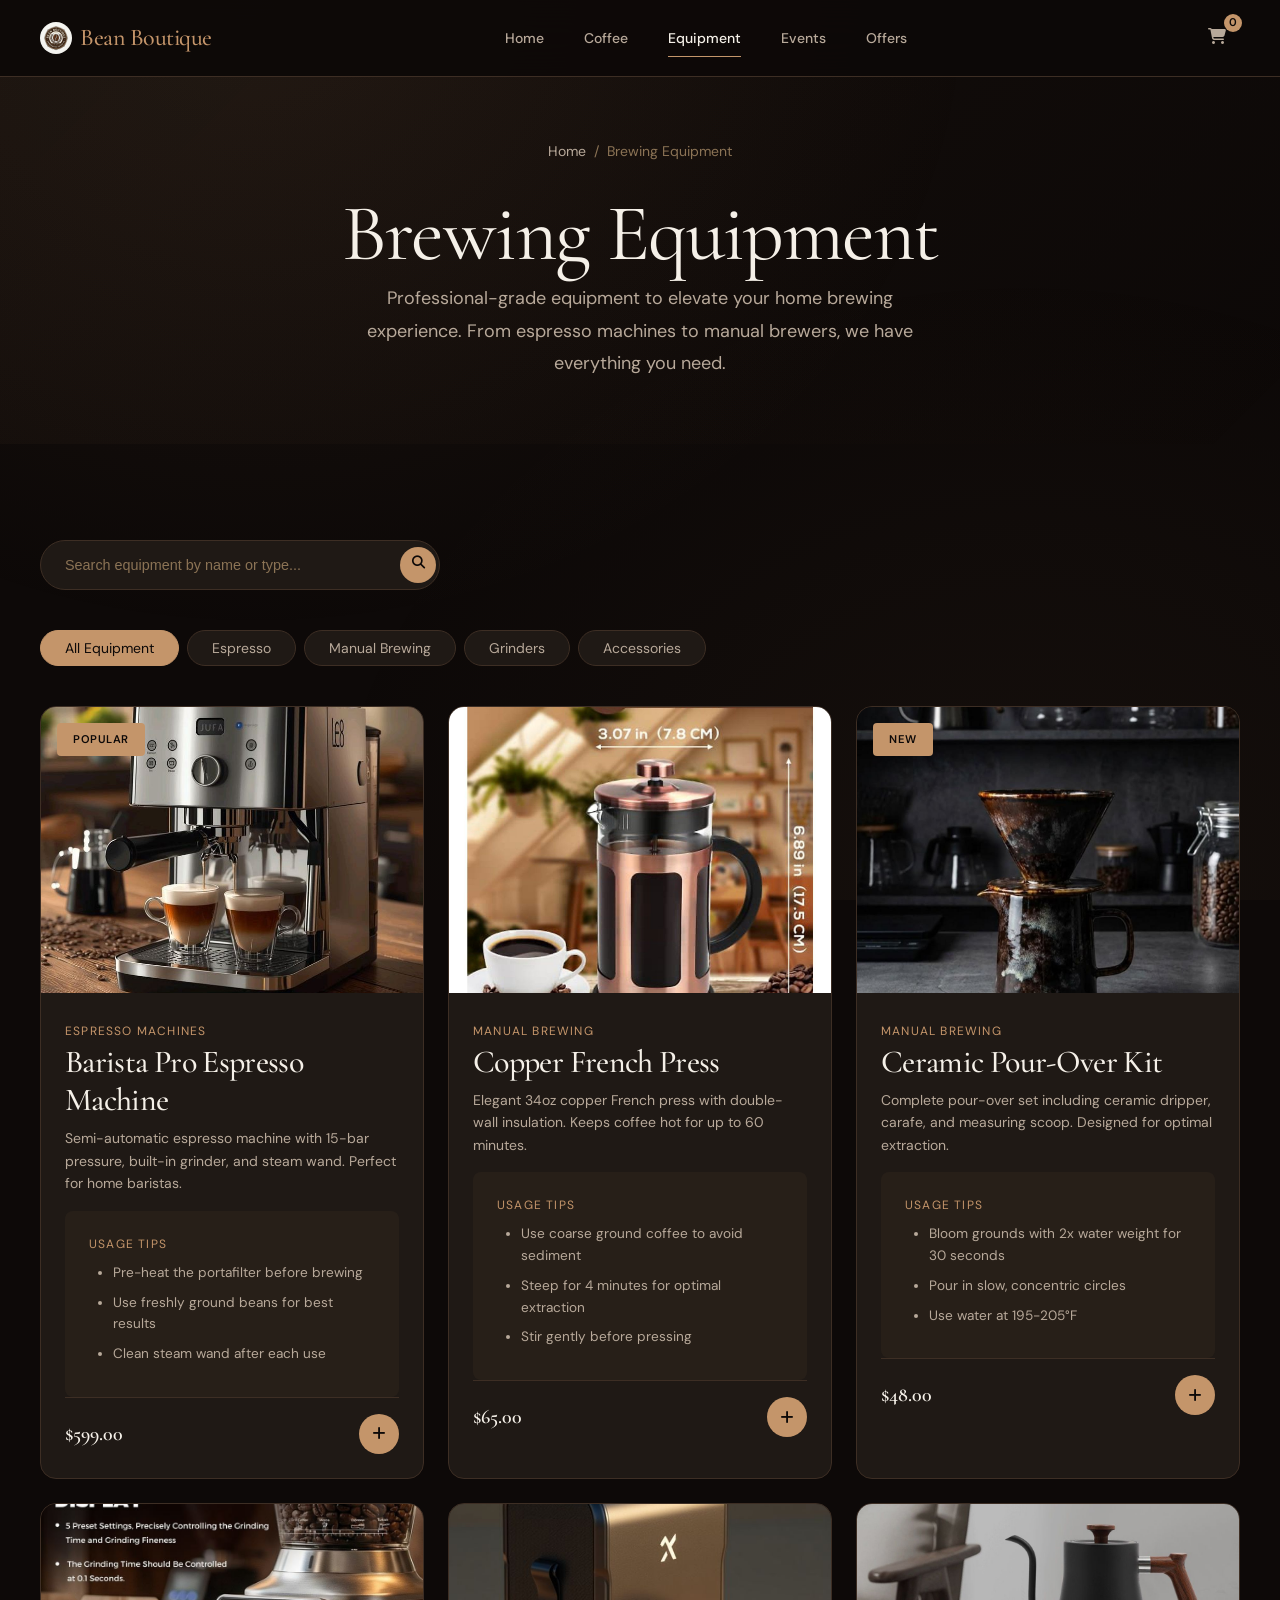
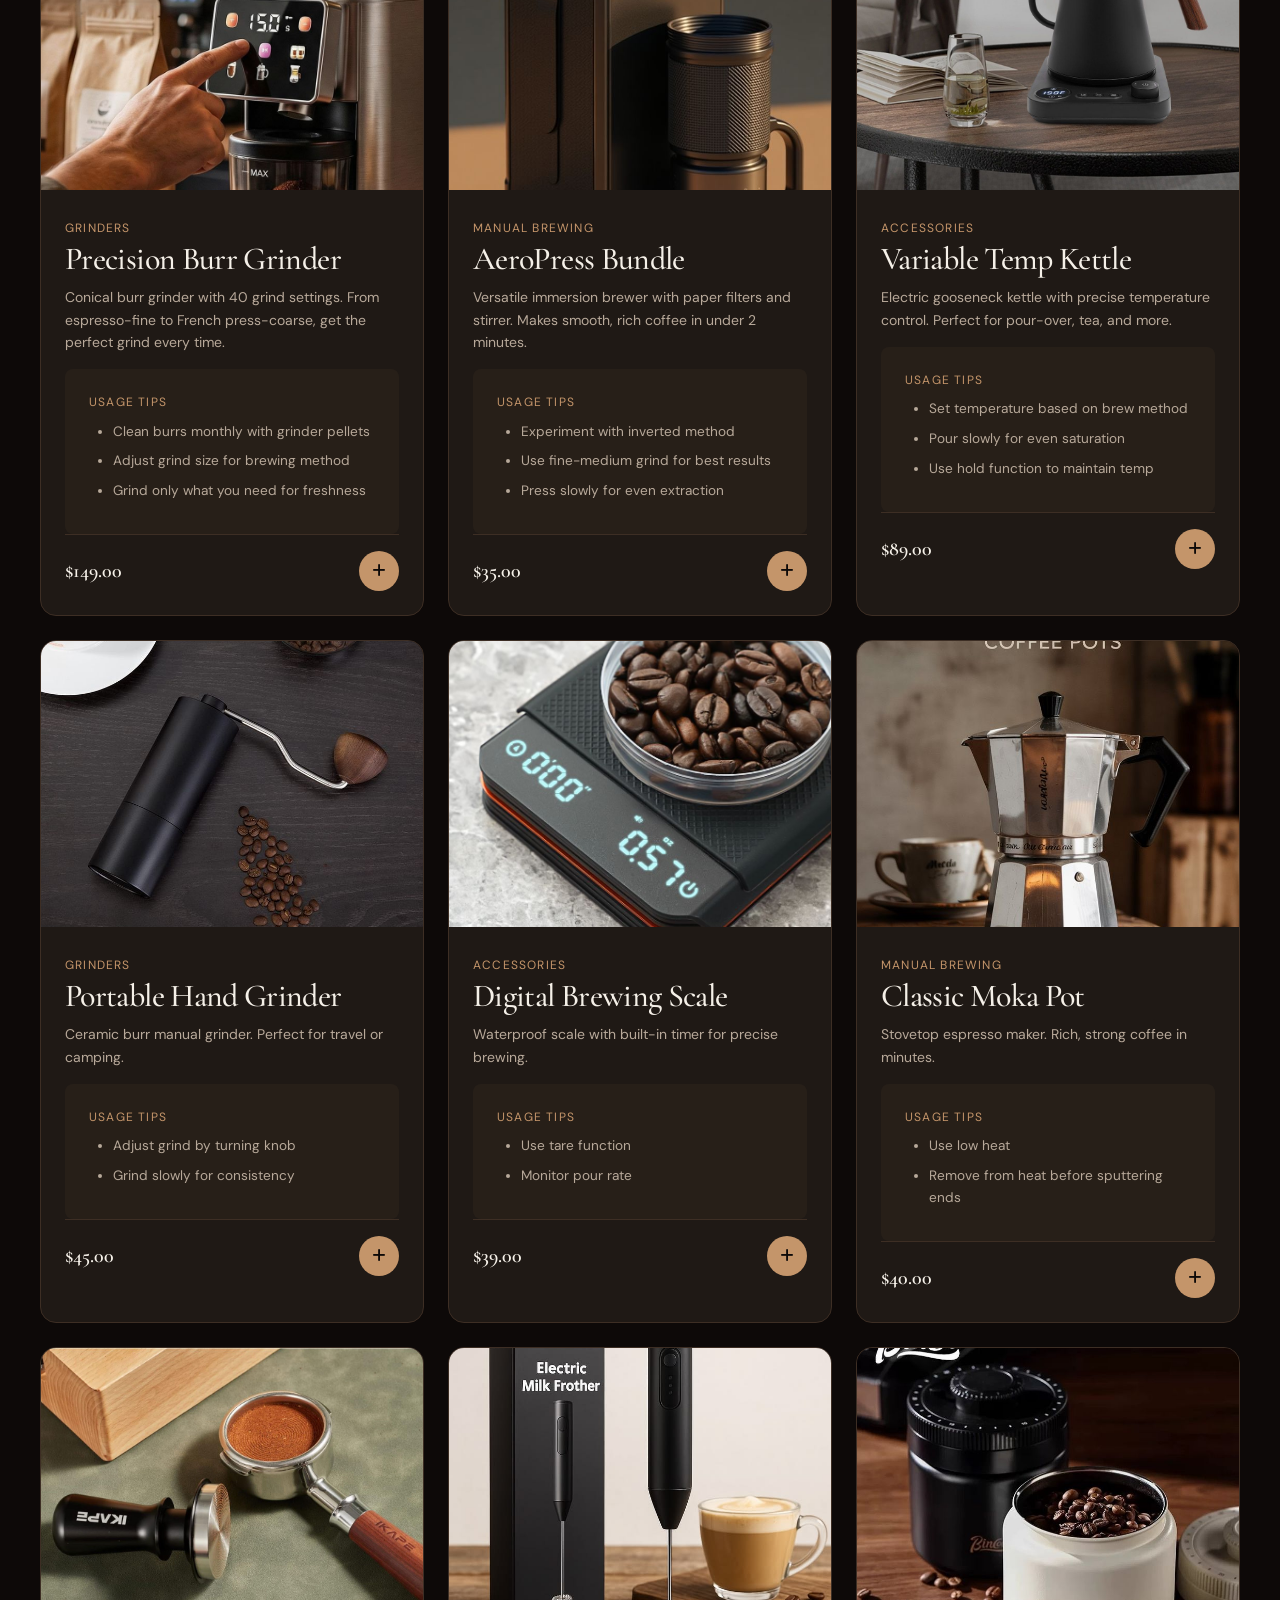
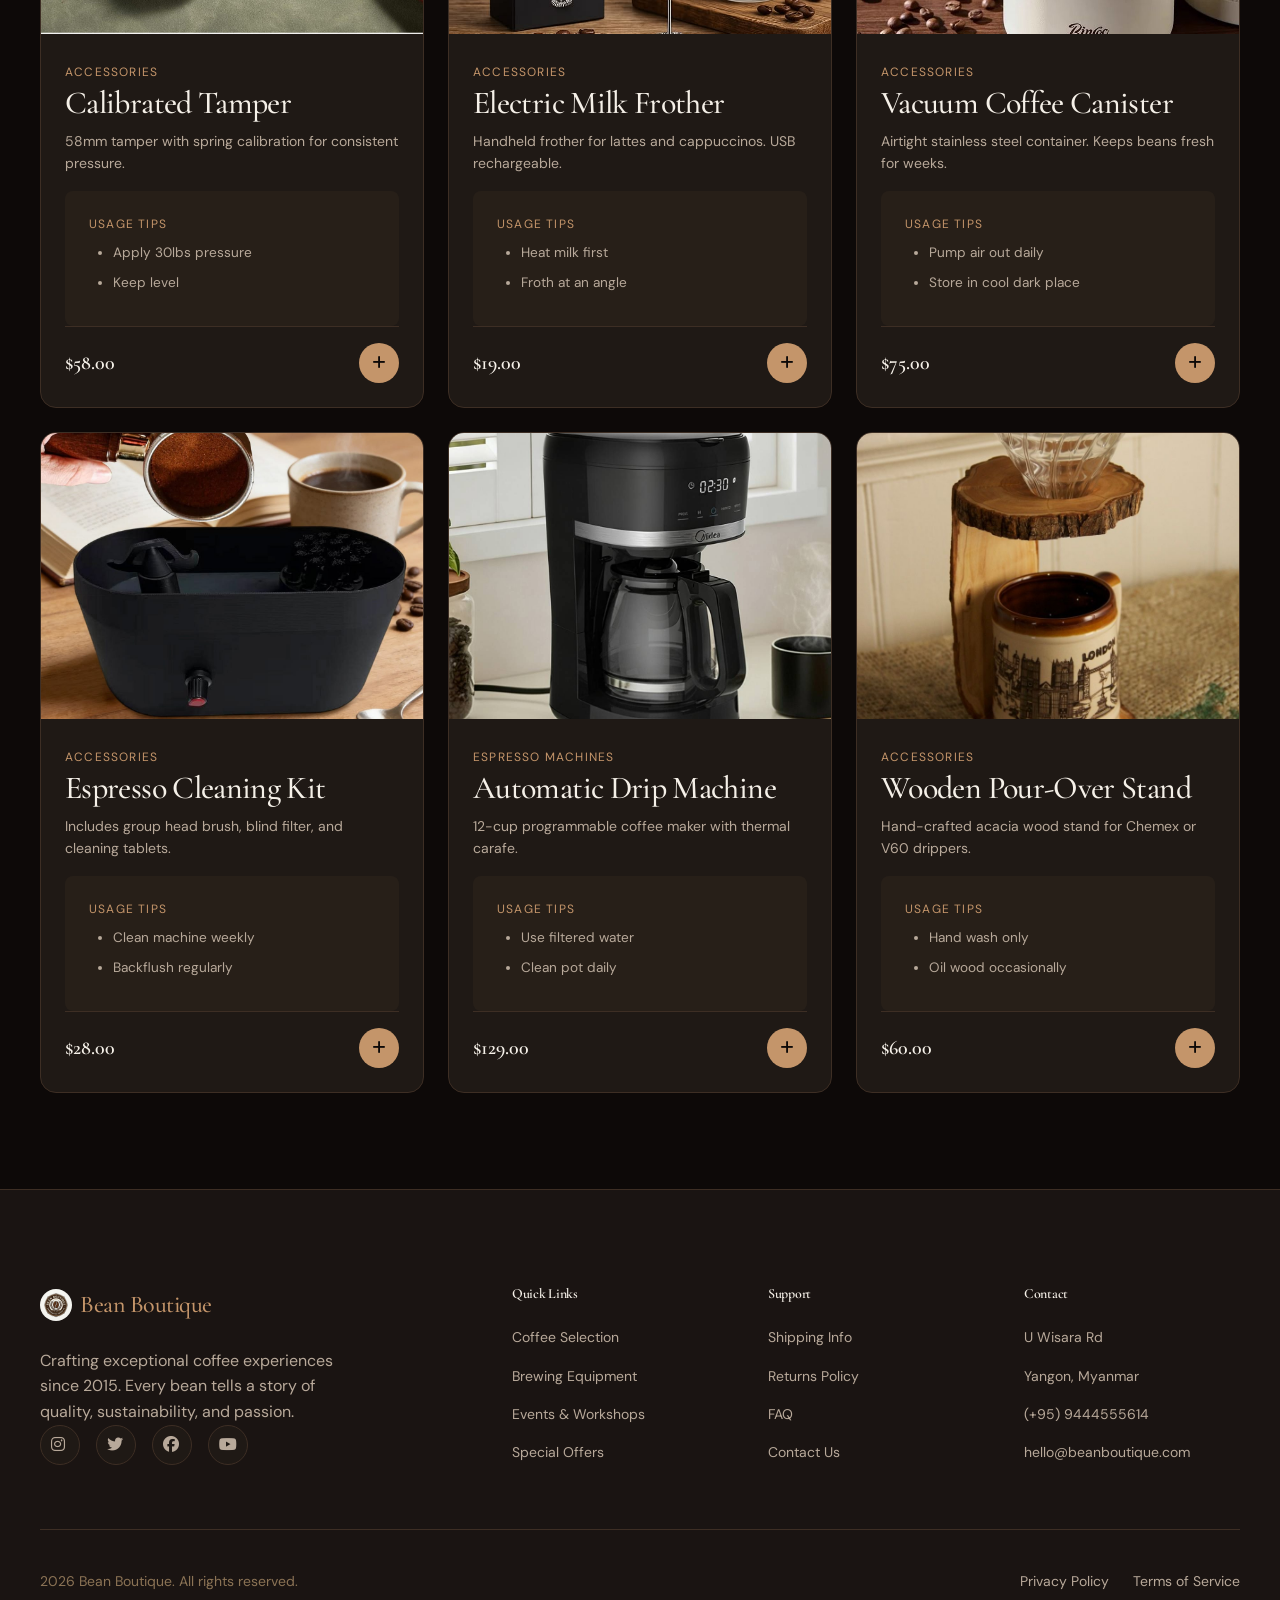
<file: equipment.html>
<!DOCTYPE html>
<html lang="en">

<head>
  <meta charset="UTF-8">
  <meta name="viewport" content="width=device-width, initial-scale=1.0">
  <meta name="description"
    content="Professional brewing equipment for the perfect cup. Espresso machines, French presses, pour-over kits, and grinders.">
  <title>Brewing Equipment | Bean Boutique</title>
  <link rel="stylesheet" href="https://cdnjs.cloudflare.com/ajax/libs/font-awesome/6.5.0/css/all.min.css">
  <link rel="preconnect" href="https://fonts.googleapis.com">
  <link rel="preconnect" href="https://fonts.gstatic.com" crossorigin>
  <link
    href="https://fonts.googleapis.com/css2?family=Cormorant+Garamond:ital,wght@0,400;0,500;0,600;1,400&family=DM+Sans:wght@400;500;600;700&display=swap"
    rel="stylesheet">
  <link rel="stylesheet" href="styles.css">
</head>

<body>
  <!-- Navigation -->
  <nav class="nav scrolled" id="navbar">
    <div class="container">
      <div class="nav-inner">
        <a href="index.html" class="nav-logo">
          <img src="Images/icon.jpg" alt="Bean Boutique logo" class="nav-logo-image">
          <span class="nav-logo-text">Bean Boutique</span>
        </a>

        <div class="nav-links">
          <a href="index.html" class="nav-link">Home</a>
          <a href="coffee.html" class="nav-link">Coffee</a>
          <a href="equipment.html" class="nav-link active">Equipment</a>
          <a href="events.html" class="nav-link">Events</a>
          <a href="offers.html" class="nav-link">Offers</a>
        </div>

        <div class="nav-actions">
          <a href="cart.html" class="cart-btn" aria-label="Shopping Cart">
            <i class="fas fa-shopping-cart"></i>
            <span class="cart-count" id="cart-count">0</span>
          </a>
          <button class="menu-toggle" id="menu-toggle" aria-label="Toggle Menu">
            <span></span>
            <span></span>
            <span></span>
          </button>
        </div>
      </div>
    </div>
  </nav>

  <!-- Mobile Menu -->
  <div class="mobile-menu" id="mobile-menu">
    <div class="mobile-nav-links">
      <a href="index.html" class="mobile-nav-link">Home</a>
      <a href="coffee.html" class="mobile-nav-link">Coffee Selection</a>
      <a href="equipment.html" class="mobile-nav-link active">Brewing Equipment</a>
      <a href="events.html" class="mobile-nav-link">Events & Workshops</a>
      <a href="offers.html" class="mobile-nav-link">Special Offers</a>
      <a href="cart.html" class="mobile-nav-link">Shopping Cart</a>
    </div>
  </div>

  <!-- Page Header -->
  <header class="page-header">
    <div class="container">
      <div class="page-header-content fade-in">
        <div class="breadcrumb">
          <a href="index.html">Home</a>
          <span>/</span>
          <span>Brewing Equipment</span>
        </div>
        <h1>Brewing Equipment</h1>
        <p class="lead">Professional-grade equipment to elevate your home brewing experience. From espresso machines to
          manual brewers, we have everything you need.</p>
      </div>
    </div>
  </header>

  <!-- Main Content -->
  <main class="section">
    <div class="container">

      <!-- Search and Filter -->
      <div class="fade-in">
        <div class="search-container">
          <input type="text" class="search-input" id="equipment-search"
            placeholder="Search equipment by name or type...">
          <button class="search-btn" aria-label="Search">
            <i class="fas fa-search"></i>
          </button>
        </div>

        <div class="filter-pills">
          <button class="filter-pill active" data-filter="all">All Equipment</button>
          <button class="filter-pill" data-filter="espresso">Espresso</button>
          <button class="filter-pill" data-filter="manual">Manual Brewing</button>
          <button class="filter-pill" data-filter="grinder">Grinders</button>
          <button class="filter-pill" data-filter="accessories">Accessories</button>
        </div>
      </div>

      <!-- Equipment Grid -->
      <div class="grid grid-3" id="equipment-grid">

        <!-- Equipment 1: Espresso Machine -->
        <article class="product-card fade-in stagger-1" data-category="espresso"
          data-name="Barista Pro Espresso Machine">
          <div class="product-image">
            <img src="Images/espressomachine.jpg" alt="Pro Espresso Machine">
            <span class="product-badge">Popular</span>
          </div>
          <div class="product-content">
            <span class="product-category">Espresso Machines</span>
            <h3 class="product-name">Barista Pro Espresso Machine</h3>
            <p class="product-description">Semi-automatic espresso machine with 15-bar pressure, built-in grinder, and
              steam wand. Perfect for home baristas.</p>
            <div class="equipment-tips">
              <p class="equipment-tips-title">Usage Tips</p>
              <ul>
                <li>Pre-heat the portafilter before brewing</li>
                <li>Use freshly ground beans for best results</li>
                <li>Clean steam wand after each use</li>
              </ul>
            </div>
            <div class="product-meta">
              <span class="product-price">$599.00</span>
              <button class="add-to-cart" data-id="equip-1" data-name="Barista Pro Espresso Machine" data-price="599.00"
                data-type="equipment" aria-label="Add to cart">
                <i class="fas fa-plus"></i>
              </button>
            </div>
          </div>
        </article>

        <!-- Equipment 2: French Press -->
        <article class="product-card fade-in stagger-2" data-category="manual" data-name="Copper French Press">
          <div class="product-image">
            <img src="Images/frenchpress.jpg" alt="French Press">
          </div>
          <div class="product-content">
            <span class="product-category">Manual Brewing</span>
            <h3 class="product-name">Copper French Press</h3>
            <p class="product-description">Elegant 34oz copper French press with double-wall insulation. Keeps coffee
              hot for up to 60 minutes.</p>
            <div class="equipment-tips">
              <p class="equipment-tips-title">Usage Tips</p>
              <ul>
                <li>Use coarse ground coffee to avoid sediment</li>
                <li>Steep for 4 minutes for optimal extraction</li>
                <li>Stir gently before pressing</li>
              </ul>
            </div>
            <div class="product-meta">
              <span class="product-price">$65.00</span>
              <button class="add-to-cart" data-id="equip-2" data-name="Copper French Press" data-price="65.00"
                data-type="equipment" aria-label="Add to cart">
                <i class="fas fa-plus"></i>
              </button>
            </div>
          </div>
        </article>

        <!-- Equipment 3: Pour-Over Set -->
        <article class="product-card fade-in stagger-3" data-category="manual" data-name="Ceramic Pour-Over Kit">
          <div class="product-image">
            <img src="Images/kit.jpg" alt="Pour-Over Coffee Set">
            <span class="product-badge">New</span>
          </div>
          <div class="product-content">
            <span class="product-category">Manual Brewing</span>
            <h3 class="product-name">Ceramic Pour-Over Kit</h3>
            <p class="product-description">Complete pour-over set including ceramic dripper, carafe, and measuring
              scoop. Designed for optimal extraction.</p>
            <div class="equipment-tips">
              <p class="equipment-tips-title">Usage Tips</p>
              <ul>
                <li>Bloom grounds with 2x water weight for 30 seconds</li>
                <li>Pour in slow, concentric circles</li>
                <li>Use water at 195-205°F</li>
              </ul>
            </div>
            <div class="product-meta">
              <span class="product-price">$48.00</span>
              <button class="add-to-cart" data-id="equip-3" data-name="Ceramic Pour-Over Kit" data-price="48.00"
                data-type="equipment" aria-label="Add to cart">
                <i class="fas fa-plus"></i>
              </button>
            </div>
          </div>
        </article>

        <!-- Equipment 4: Coffee Grinder -->
        <article class="product-card fade-in stagger-4" data-category="grinder" data-name="Precision Burr Grinder">
          <div class="product-image">
            <img src="Images/grinder.jpg" alt="Burr Coffee Grinder">
          </div>
          <div class="product-content">
            <span class="product-category">Grinders</span>
            <h3 class="product-name">Precision Burr Grinder</h3>
            <p class="product-description">Conical burr grinder with 40 grind settings. From espresso-fine to French
              press-coarse, get the perfect grind every time.</p>
            <div class="equipment-tips">
              <p class="equipment-tips-title">Usage Tips</p>
              <ul>
                <li>Clean burrs monthly with grinder pellets</li>
                <li>Adjust grind size for brewing method</li>
                <li>Grind only what you need for freshness</li>
              </ul>
            </div>
            <div class="product-meta">
              <span class="product-price">$149.00</span>
              <button class="add-to-cart" data-id="equip-4" data-name="Precision Burr Grinder" data-price="149.00"
                data-type="equipment" aria-label="Add to cart">
                <i class="fas fa-plus"></i>
              </button>
            </div>
          </div>
        </article>

        <!-- Equipment 5: AeroPress -->
        <article class="product-card fade-in stagger-5" data-category="manual" data-name="AeroPress Bundle">
          <div class="product-image">
            <img src="Images/aeropress.jpg" alt="AeroPress Coffee Maker">
          </div>
          <div class="product-content">
            <span class="product-category">Manual Brewing</span>
            <h3 class="product-name">AeroPress Bundle</h3>
            <p class="product-description">Versatile immersion brewer with paper filters and stirrer. Makes smooth, rich
              coffee in under 2 minutes.</p>
            <div class="equipment-tips">
              <p class="equipment-tips-title">Usage Tips</p>
              <ul>
                <li>Experiment with inverted method</li>
                <li>Use fine-medium grind for best results</li>
                <li>Press slowly for even extraction</li>
              </ul>
            </div>
            <div class="product-meta">
              <span class="product-price">$35.00</span>
              <button class="add-to-cart" data-id="equip-5" data-name="AeroPress Bundle" data-price="35.00"
                data-type="equipment" aria-label="Add to cart">
                <i class="fas fa-plus"></i>
              </button>
            </div>
          </div>
        </article>

        <!-- Equipment 6: Gooseneck Kettle -->
        <article class="product-card fade-in stagger-1" data-category="accessories" data-name="Variable Temp Kettle">
          <div class="product-image">
            <img src="Images/kettle.png" alt="Gooseneck Electric Kettle">
          </div>
          <div class="product-content">
            <span class="product-category">Accessories</span>
            <h3 class="product-name">Variable Temp Kettle</h3>
            <p class="product-description">Electric gooseneck kettle with precise temperature control. Perfect for
              pour-over, tea, and more.</p>
            <div class="equipment-tips">
              <p class="equipment-tips-title">Usage Tips</p>
              <ul>
                <li>Set temperature based on brew method</li>
                <li>Pour slowly for even saturation</li>
                <li>Use hold function to maintain temp</li>
              </ul>
            </div>
            <div class="product-meta">
              <span class="product-price">$89.00</span>
              <button class="add-to-cart" data-id="equip-6" data-name="Variable Temp Kettle" data-price="89.00"
                data-type="equipment" aria-label="Add to cart">
                <i class="fas fa-plus"></i>
              </button>
            </div>
          </div>
        </article>

        <!-- Equipment 7: Hand Grinder -->
        <article class="product-card fade-in stagger-2" data-category="grinder" data-name="Portable Hand Grinder">
          <div class="product-image">
            <img src="Images/portable.jpg" alt="Hand Grinder">
          </div>
          <div class="product-content">
            <span class="product-category">Grinders</span>
            <h3 class="product-name">Portable Hand Grinder</h3>
            <p class="product-description">Ceramic burr manual grinder. Perfect for travel or camping.</p>
            <div class="equipment-tips">
              <p class="equipment-tips-title">Usage Tips</p>
              <ul>
                <li>Adjust grind by turning knob</li>
                <li>Grind slowly for consistency</li>
              </ul>
            </div>
            <div class="product-meta">
              <span class="product-price">$45.00</span>
              <button class="add-to-cart" data-id="equip-7" data-name="Portable Hand Grinder" data-price="45.00"
                data-type="equipment" aria-label="Add to cart"><i class="fas fa-plus"></i></button>
            </div>
          </div>
        </article>

        <!-- Equipment 8: Digital Scale -->
        <article class="product-card fade-in stagger-3" data-category="accessories" data-name="Digital Brewing Scale">
          <div class="product-image">
            <img src="Images/digitalscale.jpg" alt="Digital Scale">
          </div>
          <div class="product-content">
            <span class="product-category">Accessories</span>
            <h3 class="product-name">Digital Brewing Scale</h3>
            <p class="product-description">Waterproof scale with built-in timer for precise brewing.</p>
            <div class="equipment-tips">
              <p class="equipment-tips-title">Usage Tips</p>
              <ul>
                <li>Use tare function</li>
                <li>Monitor pour rate</li>
              </ul>
            </div>
            <div class="product-meta">
              <span class="product-price">$39.00</span>
              <button class="add-to-cart" data-id="equip-8" data-name="Digital Brewing Scale" data-price="39.00"
                data-type="equipment" aria-label="Add to cart"><i class="fas fa-plus"></i></button>
            </div>
          </div>
        </article>

        <!-- Equipment 9: Moka Pot -->
        <article class="product-card fade-in stagger-5" data-category="manual" data-name="Classic Moka Pot">
          <div class="product-image">
            <img src="Images/mocha.jpg" alt="Moka Pot">
          </div>
          <div class="product-content">
            <span class="product-category">Manual Brewing</span>
            <h3 class="product-name">Classic Moka Pot</h3>
            <p class="product-description">Stovetop espresso maker. Rich, strong coffee in minutes.</p>
            <div class="equipment-tips">
              <p class="equipment-tips-title">Usage Tips</p>
              <ul>
                <li>Use low heat</li>
                <li>Remove from heat before sputtering ends</li>
              </ul>
            </div>
            <div class="product-meta">
              <span class="product-price">$40.00</span>
              <button class="add-to-cart" data-id="equip-9" data-name="Classic Moka Pot" data-price="40.00"
                data-type="equipment" aria-label="Add to cart"><i class="fas fa-plus"></i></button>
            </div>
          </div>
        </article>

        <!-- Equipment 10: Tamper -->
        <article class="product-card fade-in stagger-1" data-category="accessories" data-name="Calibrated Tamper">
          <div class="product-image">
            <img src="Images/tamper.jpg" alt="Tamper">
          </div>
          <div class="product-content">
            <span class="product-category">Accessories</span>
            <h3 class="product-name">Calibrated Tamper</h3>
            <p class="product-description">58mm tamper with spring calibration for consistent pressure.</p>
            <div class="equipment-tips">
              <p class="equipment-tips-title">Usage Tips</p>
              <ul>
                <li>Apply 30lbs pressure</li>
                <li>Keep level</li>
              </ul>
            </div>
            <div class="product-meta">
              <span class="product-price">$58.00</span>
              <button class="add-to-cart" data-id="equip-10" data-name="Calibrated Tamper" data-price="58.00"
                data-type="equipment" aria-label="Add to cart"><i class="fas fa-plus"></i></button>
            </div>
          </div>
        </article>

        <!-- Equipment 11: Milk Frother -->
        <article class="product-card fade-in stagger-2" data-category="accessories" data-name="Electric Milk Frother">
          <div class="product-image">
            <img src="Images/frother.jpg" alt="Milk Frother">
          </div>
          <div class="product-content">
            <span class="product-category">Accessories</span>
            <h3 class="product-name">Electric Milk Frother</h3>
            <p class="product-description">Handheld frother for lattes and cappuccinos. USB rechargeable.</p>
            <div class="equipment-tips">
              <p class="equipment-tips-title">Usage Tips</p>
              <ul>
                <li>Heat milk first</li>
                <li>Froth at an angle</li>
              </ul>
            </div>
            <div class="product-meta">
              <span class="product-price">$19.00</span>
              <button class="add-to-cart" data-id="equip-11" data-name="Electric Milk Frother" data-price="19.00"
                data-type="equipment" aria-label="Add to cart"><i class="fas fa-plus"></i></button>
            </div>
          </div>
        </article>

        <!-- Equipment 12: Coffee Canister -->
        <article class="product-card fade-in stagger-3" data-category="accessories" data-name="Vacuum Coffee Canister">
          <div class="product-image">
            <img src="Images/canister.jpg" alt="Coffee Canister">
          </div>
          <div class="product-content">
            <span class="product-category">Accessories</span>
            <h3 class="product-name">Vacuum Coffee Canister</h3>
            <p class="product-description">Airtight stainless steel container. Keeps beans fresh for weeks.</p>
            <div class="equipment-tips">
              <p class="equipment-tips-title">Usage Tips</p>
              <ul>
                <li>Pump air out daily</li>
                <li>Store in cool dark place</li>
              </ul>
            </div>
            <div class="product-meta">
              <span class="product-price">$75.00</span>
              <button class="add-to-cart" data-id="equip-12" data-name="Vacuum Coffee Canister" data-price="75.00"
                data-type="equipment" aria-label="Add to cart"><i class="fas fa-plus"></i></button>
            </div>
          </div>
        </article>

        <!-- Equipment 13: Cleaning Kit -->
        <article class="product-card fade-in stagger-4" data-category="accessories" data-name="Espresso Cleaning Kit">
          <div class="product-image">
            <img src="Images/espressocleaningkit.jpg" alt="Cleaning Kit">
          </div>
          <div class="product-content">
            <span class="product-category">Accessories</span>
            <h3 class="product-name">Espresso Cleaning Kit</h3>
            <p class="product-description">Includes group head brush, blind filter, and cleaning tablets.</p>
            <div class="equipment-tips">
              <p class="equipment-tips-title">Usage Tips</p>
              <ul>
                <li>Clean machine weekly</li>
                <li>Backflush regularly</li>
              </ul>
            </div>
            <div class="product-meta">
              <span class="product-price">$28.00</span>
              <button class="add-to-cart" data-id="equip-13" data-name="Espresso Cleaning Kit" data-price="28.00"
                data-type="equipment" aria-label="Add to cart"><i class="fas fa-plus"></i></button>
            </div>
          </div>
        </article>

        <!-- Equipment 14: Drip Machine -->
        <article class="product-card fade-in stagger-5" data-category="espresso" data-name="Automatic Drip Machine">
          <div class="product-image">
            <img src="Images/drip.jpg" alt="Drip Machine">
          </div>
          <div class="product-content">
            <span class="product-category">Espresso Machines</span>
            <h3 class="product-name">Automatic Drip Machine</h3>
            <p class="product-description">12-cup programmable coffee maker with thermal carafe.</p>
            <div class="equipment-tips">
              <p class="equipment-tips-title">Usage Tips</p>
              <ul>
                <li>Use filtered water</li>
                <li>Clean pot daily</li>
              </ul>
            </div>
            <div class="product-meta">
              <span class="product-price">$129.00</span>
              <button class="add-to-cart" data-id="equip-14" data-name="Automatic Drip Machine" data-price="129.00"
                data-type="equipment" aria-label="Add to cart"><i class="fas fa-plus"></i></button>
            </div>
          </div>
        </article>

        <!-- Equipment 15: Pour-Over Stand -->
        <article class="product-card fade-in stagger-1" data-category="accessories" data-name="Wooden Pour-Over Stand">
          <div class="product-image">
            <img src="Images/stand.jpg" alt="Pour-Over Stand">
          </div>
          <div class="product-content">
            <span class="product-category">Accessories</span>
            <h3 class="product-name">Wooden Pour-Over Stand</h3>
            <p class="product-description">Hand-crafted acacia wood stand for Chemex or V60 drippers.</p>
            <div class="equipment-tips">
              <p class="equipment-tips-title">Usage Tips</p>
              <ul>
                <li>Hand wash only</li>
                <li>Oil wood occasionally</li>
              </ul>
            </div>
            <div class="product-meta">
              <span class="product-price">$60.00</span>
              <button class="add-to-cart" data-id="equip-15" data-name="Wooden Pour-Over Stand" data-price="60.00"
                data-type="equipment" aria-label="Add to cart"><i class="fas fa-plus"></i></button>
            </div>
          </div>
        </article>

      </div>

    </div>
  </main>

  <!-- Footer -->
  <footer class="footer">
    <div class="container">
      <div class="footer-grid">
        <!-- Brand Column -->
        <div class="footer-brand">
          <a href="index.html" class="nav-logo">
            <img src="Images/icon.jpg" alt="Bean Boutique logo" class="nav-logo-image">
            <span class="nav-logo-text">Bean Boutique</span>
          </a>
          <p>Crafting exceptional coffee experiences since 2015. Every bean tells a story of quality, sustainability,
            and passion.</p>
          <div class="social-links footer-social-links">
            <a href="https://www.instagram.com" class="social-link" aria-label="Instagram"><i
                class="fab fa-instagram"></i></a>
            <a href="https://www.twitter.com" class="social-link" aria-label="Twitter"><i
                class="fab fa-twitter"></i></a>
            <a href="https://www.facebook.com" class="social-link" aria-label="Facebook"><i
                class="fab fa-facebook"></i></a>
            <a href="https://www.youtube.com" class="social-link" aria-label="YouTube"><i
                class="fab fa-youtube"></i></a>
          </div>
        </div>

        <!-- Quick Links -->
        <div>
          <h4 class="footer-title">Quick Links</h4>
          <div class="footer-links">
            <a href="coffee.html" class="footer-link">Coffee Selection</a>
            <a href="equipment.html" class="footer-link">Brewing Equipment</a>
            <a href="events.html" class="footer-link">Events & Workshops</a>
            <a href="offers.html" class="footer-link">Special Offers</a>
          </div>
        </div>

        <!-- Support -->
        <div>
          <h4 class="footer-title">Support</h4>
          <div class="footer-links">
            <a href="#" class="footer-link">Shipping Info</a>
            <a href="#" class="footer-link">Returns Policy</a>
            <a href="#" class="footer-link">FAQ</a>
            <a href="#" class="footer-link">Contact Us</a>
          </div>
        </div>

        <!-- Contact -->
        <div>
          <h4 class="footer-title">Contact</h4>
          <div class="footer-links">
            <span class="footer-link">U Wisara Rd</span>
            <span class="footer-link">Yangon, Myanmar</span>
            <span class="footer-link">(+95) 9444555614</span>
            <a href="mailto:hello@beanboutique.com" class="footer-link">hello@beanboutique.com</a>
          </div>
        </div>
      </div>

      <div class="footer-bottom">
        <span>2026 Bean Boutique. All rights reserved.</span>
        <div class="footer-bottom-links">
          <a href="#" class="footer-link">Privacy Policy</a>
          <a href="#" class="footer-link">Terms of Service</a>
        </div>
      </div>
    </div>
  </footer>

  <script src="script.js"></script>
</body>

</html>
</file>
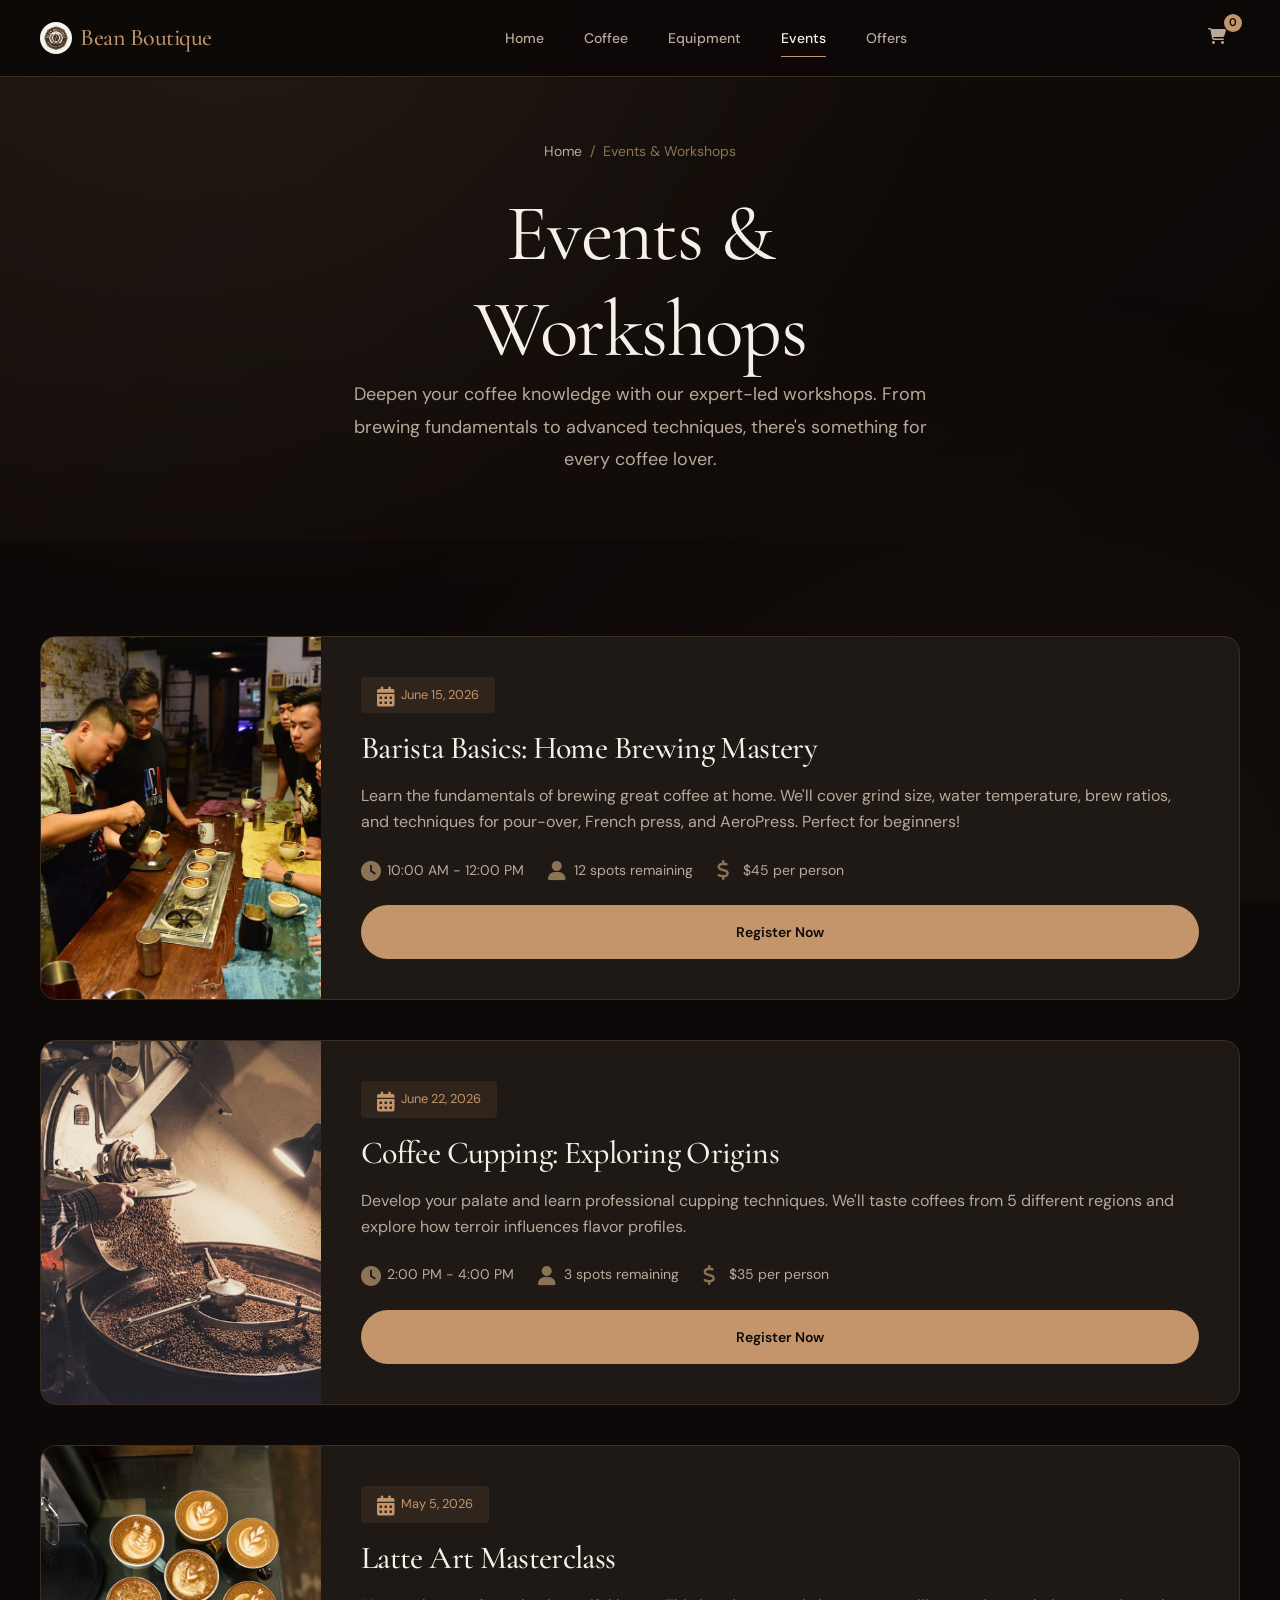
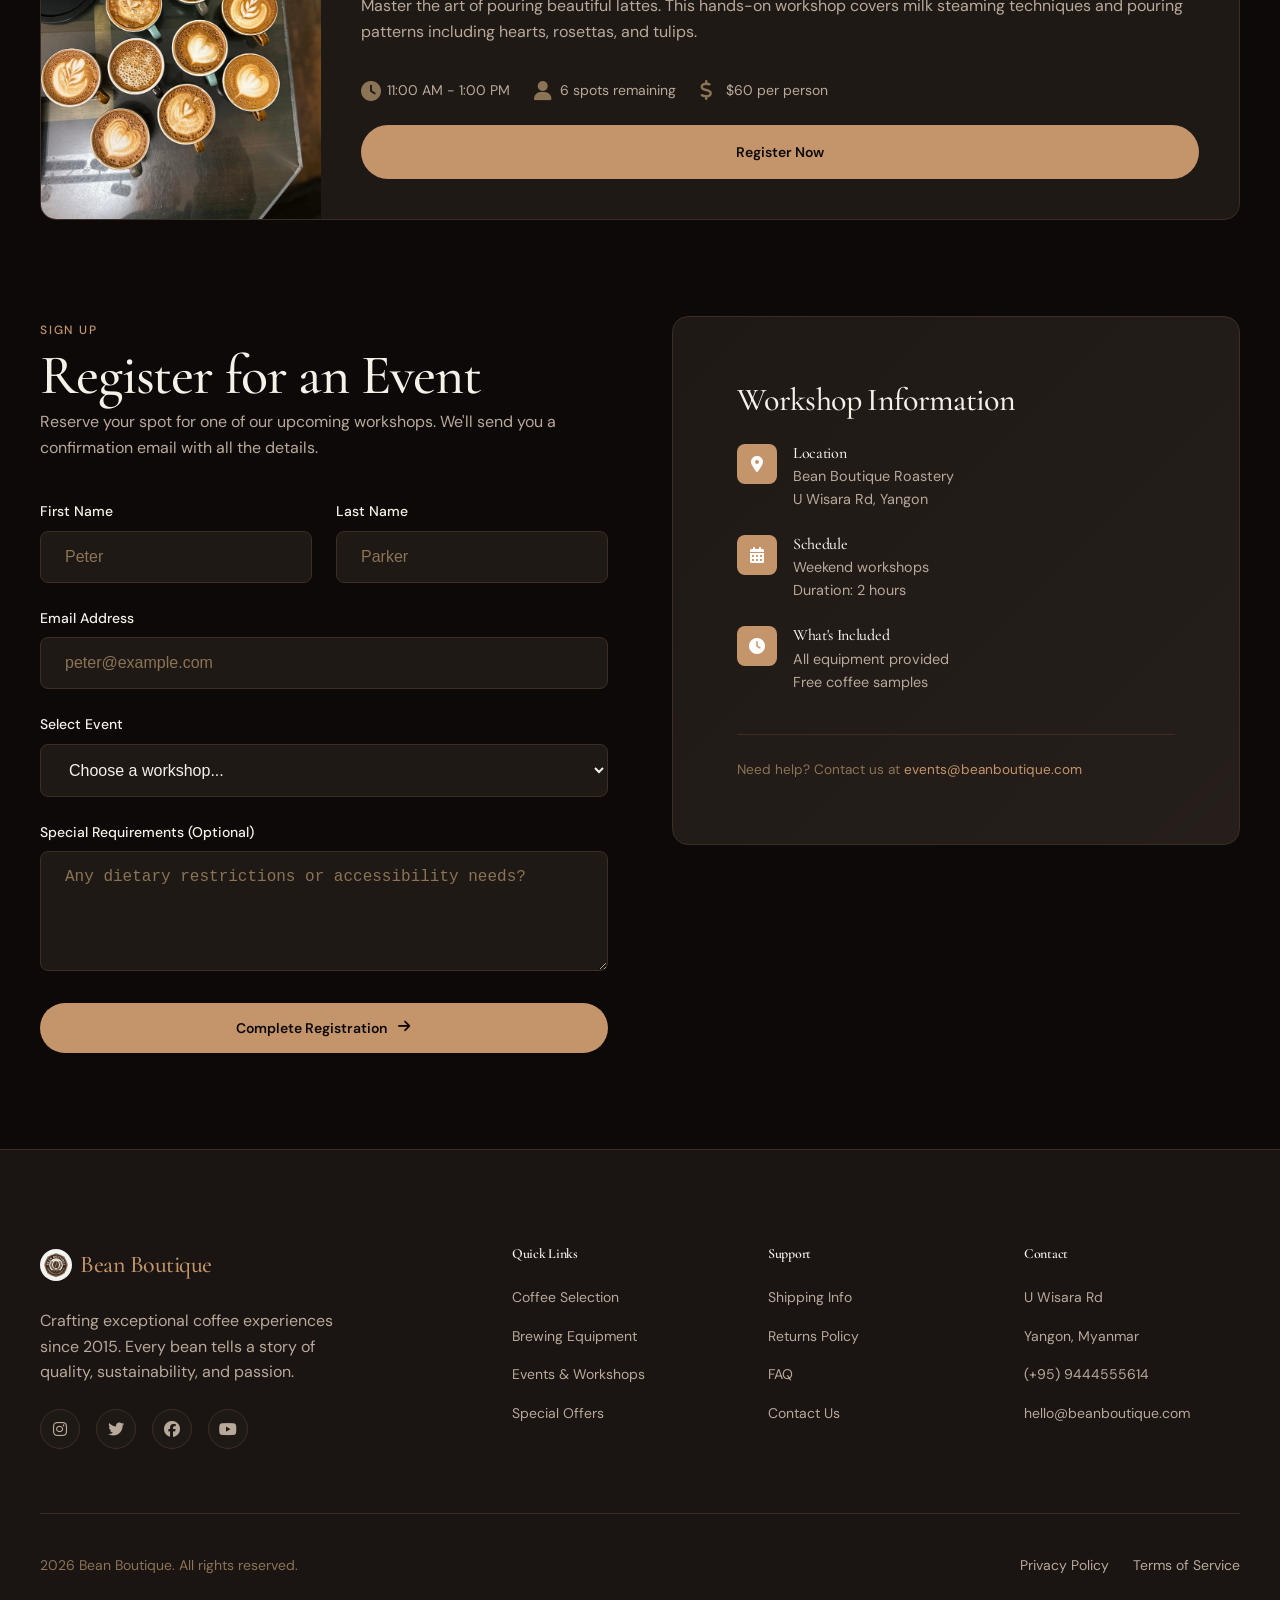
<file: events.html>
<!DOCTYPE html>
<html lang="en">

<head>
  <meta charset="UTF-8">
  <meta name="viewport" content="width=device-width, initial-scale=1.0">
  <meta name="description"
    content="Join our coffee workshops and events. Learn brewing techniques, cupping sessions, and more at Bean Boutique.">
  <title>Events & Workshops | Bean Boutique</title>
  <link rel="stylesheet" href="https://cdnjs.cloudflare.com/ajax/libs/font-awesome/6.5.0/css/all.min.css">
  <link rel="icon" type="image/png" href="Images/icon.jpg">
  <link rel="preconnect" href="https://fonts.googleapis.com">
  <link rel="preconnect" href="https://fonts.gstatic.com" crossorigin>
  <link
    href="https://fonts.googleapis.com/css2?family=Cormorant+Garamond:ital,wght@0,400;0,500;0,600;1,400&family=DM+Sans:wght@400;500;600;700&display=swap"
    rel="stylesheet">
  <link rel="stylesheet" href="styles.css">
</head>

<body>
  <!-- Navigation -->
  <nav class="nav scrolled" id="navbar">
    <div class="container">
      <div class="nav-inner">
        <a href="index.html" class="nav-logo">
          <img src="Images/icon.jpg" alt="Bean Boutique logo" class="nav-logo-image">
          <span class="nav-logo-text">Bean Boutique</span>
        </a>

        <div class="nav-links">
          <a href="index.html" class="nav-link">Home</a>
          <a href="coffee.html" class="nav-link">Coffee</a>
          <a href="equipment.html" class="nav-link">Equipment</a>
          <a href="events.html" class="nav-link active">Events</a>
          <a href="offers.html" class="nav-link">Offers</a>
        </div>

        <div class="nav-actions">
          <a href="cart.html" class="cart-btn" aria-label="Shopping Cart">
            <i class="fas fa-shopping-cart"></i>
            <span class="cart-count" id="cart-count">0</span>
          </a>
          <button class="menu-toggle" id="menu-toggle" aria-label="Toggle Menu">
            <span></span>
            <span></span>
            <span></span>
          </button>
        </div>
      </div>
    </div>
  </nav>

  <!-- Mobile Menu -->
  <div class="mobile-menu" id="mobile-menu">
    <div class="mobile-nav-links">
      <a href="index.html" class="mobile-nav-link">Home</a>
      <a href="coffee.html" class="mobile-nav-link">Coffee Selection</a>
      <a href="equipment.html" class="mobile-nav-link active">Brewing Equipment</a>
      <a href="events.html" class="mobile-nav-link">Events & Workshops</a>
      <a href="offers.html" class="mobile-nav-link">Special Offers</a>
      <a href="cart.html" class="mobile-nav-link">Shopping Cart</a>
    </div>
  </div>

  <!-- Page Header -->
  <header class="page-header">
    <div class="container">
      <div class="page-header-content fade-in">
        <div class="breadcrumb">
          <a href="index.html">Home</a>
          <span>/</span>
          <span>Events & Workshops</span>
        </div>
        <h1>Events & Workshops</h1>
        <p class="lead">Deepen your coffee knowledge with our expert-led workshops. From brewing fundamentals to
          advanced techniques, there's something for every coffee lover.</p>
      </div>
    </div>
  </header>

  <!-- Main Content -->
  <main class="section">
    <div class="container">
      <!-- Events Grid -->
      <div class="events-container">

        <!-- Event 1 -->
        <article class="event-card fade-in stagger-1">
          <div class="event-image">
            <img src="Images/barista.jpg" alt="Barista Basics Workshop">
          </div>
          <div class="event-content">
            <div class="event-date">
              <i class="fas fa-calendar-alt calendar-icon"></i>
              June 15, 2026
            </div>
            <h3 class="event-title">Barista Basics: Home Brewing Mastery</h3>
            <p class="event-description">Learn the fundamentals of brewing great coffee at home. We'll cover grind size,
              water temperature, brew ratios, and techniques for pour-over, French press, and AeroPress. Perfect for
              beginners!</p>
            <div class="event-meta">
              <div class="event-meta-item">
                <i class="fas fa-clock clock-icon"></i>
                <span>10:00 AM - 12:00 PM</span>
              </div>
              <div class="event-meta-item">
                <i class="fas fa-user user-icon"></i>
                <span>12 spots remaining</span>
              </div>
              <div class="event-meta-item">
                <i class="fas fa-dollar-sign dollar-icon"></i>
                <span>$45 per person</span>
              </div>
            </div>
            <a href="#register" class="btn btn-primary">Register Now</a>
          </div>
        </article>

        <!-- Event 2 -->
        <article class="event-card fade-in stagger-2">
          <div class="event-image">
            <img src="Images/cupping.jpg" alt="Coffee Cupping Session">
          </div>
          <div class="event-content">
            <div class="event-date">
              <i class="fas fa-calendar-alt calendar-icon"></i>
              June 22, 2026
            </div>
            <h3 class="event-title">Coffee Cupping: Exploring Origins</h3>
            <p class="event-description">Develop your palate and learn professional cupping techniques. We'll taste
              coffees from 5 different regions and explore how terroir influences flavor profiles.</p>
            <div class="event-meta">
              <div class="event-meta-item">
                <i class="fas fa-clock clock-icon"></i>
                <span>2:00 PM - 4:00 PM</span>
              </div>
              <div class="event-meta-item">
                <i class="fas fa-user user-icon"></i>
                <span>3 spots remaining</span>
              </div>
              <div class="event-meta-item">
                <i class="fas fa-dollar-sign dollar-icon"></i>
                <span>$35 per person</span>
              </div>
            </div>
            <a href="#register" class="btn btn-primary">Register Now</a>
          </div>
        </article>

        <!-- Event 3 -->
        <article class="event-card fade-in stagger-3">
          <div class="event-image">
            <img src="Images/latteart.jpg" alt="Latte Art Workshop">
          </div>
          <div class="event-content">
            <div class="event-date">
              <i class="fas fa-calendar-alt calendar-icon"></i>
              May 5, 2026
            </div>
            <h3 class="event-title">Latte Art Masterclass</h3>
            <p class="event-description">Master the art of pouring beautiful lattes. This hands-on workshop covers milk
              steaming techniques and pouring patterns including hearts, rosettas, and tulips.</p>
            <div class="event-meta">
              <div class="event-meta-item">
                <i class="fas fa-clock clock-icon"></i>
                <span>11:00 AM - 1:00 PM</span>
              </div>
              <div class="event-meta-item">
                <i class="fas fa-user user-icon"></i>
                <span>6 spots remaining</span>
              </div>
              <div class="event-meta-item">
                <i class="fas fa-dollar-sign dollar-icon"></i>
                <span>$60 per person</span>
              </div>
            </div>
            <a href="#register" class="btn btn-primary">Register Now</a>
          </div>
        </article>
      </div>

      <!-- Registration Form Section -->
      <div class="grid grid-2 registration-layout" id="register">

        <!-- Form -->
        <div class="fade-in-left">
          <div class="section-header-left">
            <span class="label">Sign Up</span>
            <h2>Register for an Event</h2>
            <p>Reserve your spot for one of our upcoming workshops. We'll send you a confirmation email with all the
              details.</p>
          </div>

          <form id="event-registration-form" class="registration-form">
            <div class="form-row">
              <div class="form-group">
                <label for="firstName" class="form-label">First Name</label>
                <input type="text" id="firstName" class="form-input" placeholder="Peter" required>
              </div>
              <div class="form-group">
                <label for="lastName" class="form-label">Last Name</label>
                <input type="text" id="lastName" class="form-input" placeholder="Parker" required>
              </div>
            </div>

            <div class="form-group">
              <label for="email" class="form-label">Email Address</label>
              <input type="email" id="email" class="form-input" placeholder="peter@example.com" required>
            </div>

            <div class="form-group">
              <label for="event" class="form-label">Select Event</label>
              <select id="event" class="form-select" required>
                <option value="" disabled selected>Choose a workshop...</option>
                <option value="barista-basics">March 15 - Barista Basics ($45)</option>
                <option value="cupping">March 22 - Coffee Cupping ($35)</option>
                <option value="latte-art">April 5 - Latte Art ($60)</option>
              </select>
            </div>

            <div class="form-group">
              <label for="notes" class="form-label">Special Requirements (Optional)</label>
              <textarea id="notes" class="form-textarea"
                placeholder="Any dietary restrictions or accessibility needs?"></textarea>
            </div>

            <button type="submit" class="btn btn-primary btn-full">
              Complete Registration
              <i class="fas fa-arrow-right"></i>
            </button>
          </form>
        </div>

        <!-- Info Card -->
        <div class="feature-card info-card fade-in-right">
          <h3 class="info-card-title">Workshop Information</h3>

          <div class="info-card-grid">
            <!-- Location -->
            <div class="info-card-row">
              <div class="info-icon-box">
                <i class="fas fa-map-marker-alt"></i>
              </div>
              <div class="info-card-content">
                <h4>Location</h4>
                <p>Bean Boutique Roastery<br>U Wisara Rd, Yangon</p>
              </div>
            </div>

            <!-- Schedule -->
            <div class="info-card-row">
              <div class="info-icon-box">
                <i class="fas fa-calendar-alt"></i>
              </div>
              <div class="info-card-content">
                <h4>Schedule</h4>
                <p>Weekend workshops<br>Duration: 2 hours</p>
              </div>
            </div>

            <!-- Included -->
            <div class="info-card-row">
              <div class="info-icon-box">
                <i class="fas fa-clock"></i>
              </div>
              <div class="info-card-content">
                <h4>What's Included</h4>
                <p>All equipment provided<br>Free coffee samples</p>
              </div>
            </div>
          </div>

          <div class="info-card-footer">
            <p>Need help? Contact us at <a href="mailto:events@beanboutique.com">events@beanboutique.com</a></p>
          </div>
        </div>
      </div>
    </div>
  </main>

  <!-- Footer -->
  <footer class="footer">
    <div class="container">
      <div class="footer-grid">
        <!-- Brand Column -->
        <div class="footer-brand">
          <a href="index.html" class="nav-logo">
            <img src="Images/icon.jpg" alt="Bean Boutique logo" class="nav-logo-image">
            <span class="nav-logo-text">Bean Boutique</span>
          </a>
          <p>Crafting exceptional coffee experiences since 2015. Every bean tells a story of quality, sustainability,
            and passion.</p>
          <div class="social-links social-links-spacing">
            <div class="social-link">
              <a href="https://www.instagram.com" class="fab fa-instagram"></a>
            </div>
            <div class="social-link">
              <a href="https://www.twitter.com" class="fab fa-twitter"></a>
            </div>
            <div class="social-link">
              <a href="https://www.facebook.com" class="fab fa-facebook"></a>
            </div>
            <div class="social-link">
              <a href="https://www.youtube.com" class="fab fa-youtube"></a>
            </div>
          </div>
        </div>

        <!-- Quick Links -->
        <div>
          <h4 class="footer-title">Quick Links</h4>
          <div class="footer-links">
            <a href="coffee.html" class="footer-link">Coffee Selection</a>
            <a href="equipment.html" class="footer-link">Brewing Equipment</a>
            <a href="events.html" class="footer-link">Events & Workshops</a>
            <a href="offers.html" class="footer-link">Special Offers</a>
          </div>
        </div>

        <!-- Support -->
        <div>
          <h4 class="footer-title">Support</h4>
          <div class="footer-links">
            <a href="#" class="footer-link">Shipping Info</a>
            <a href="#" class="footer-link">Returns Policy</a>
            <a href="#" class="footer-link">FAQ</a>
            <a href="#" class="footer-link">Contact Us</a>
          </div>
        </div>

        <!-- Contact -->
        <div>
          <h4 class="footer-title">Contact</h4>
          <div class="footer-links">
            <span class="footer-link">U Wisara Rd</span>
            <span class="footer-link">Yangon, Myanmar</span>
            <span class="footer-link">(+95) 9444555614</span>
            <a href="mailto:hello@beanboutique.com" class="footer-link">hello@beanboutique.com</a>
          </div>
        </div>
      </div>

      <div class="footer-bottom">
        <span>2026 Bean Boutique. All rights reserved.</span>
        <div class="footer-bottom-links">
          <a href="#" class="footer-link">Privacy Policy</a>
          <a href="#" class="footer-link">Terms of Service</a>
        </div>
      </div>
    </div>
  </footer>

  <script src="script.js"></script>
</body>

</html>
</file>
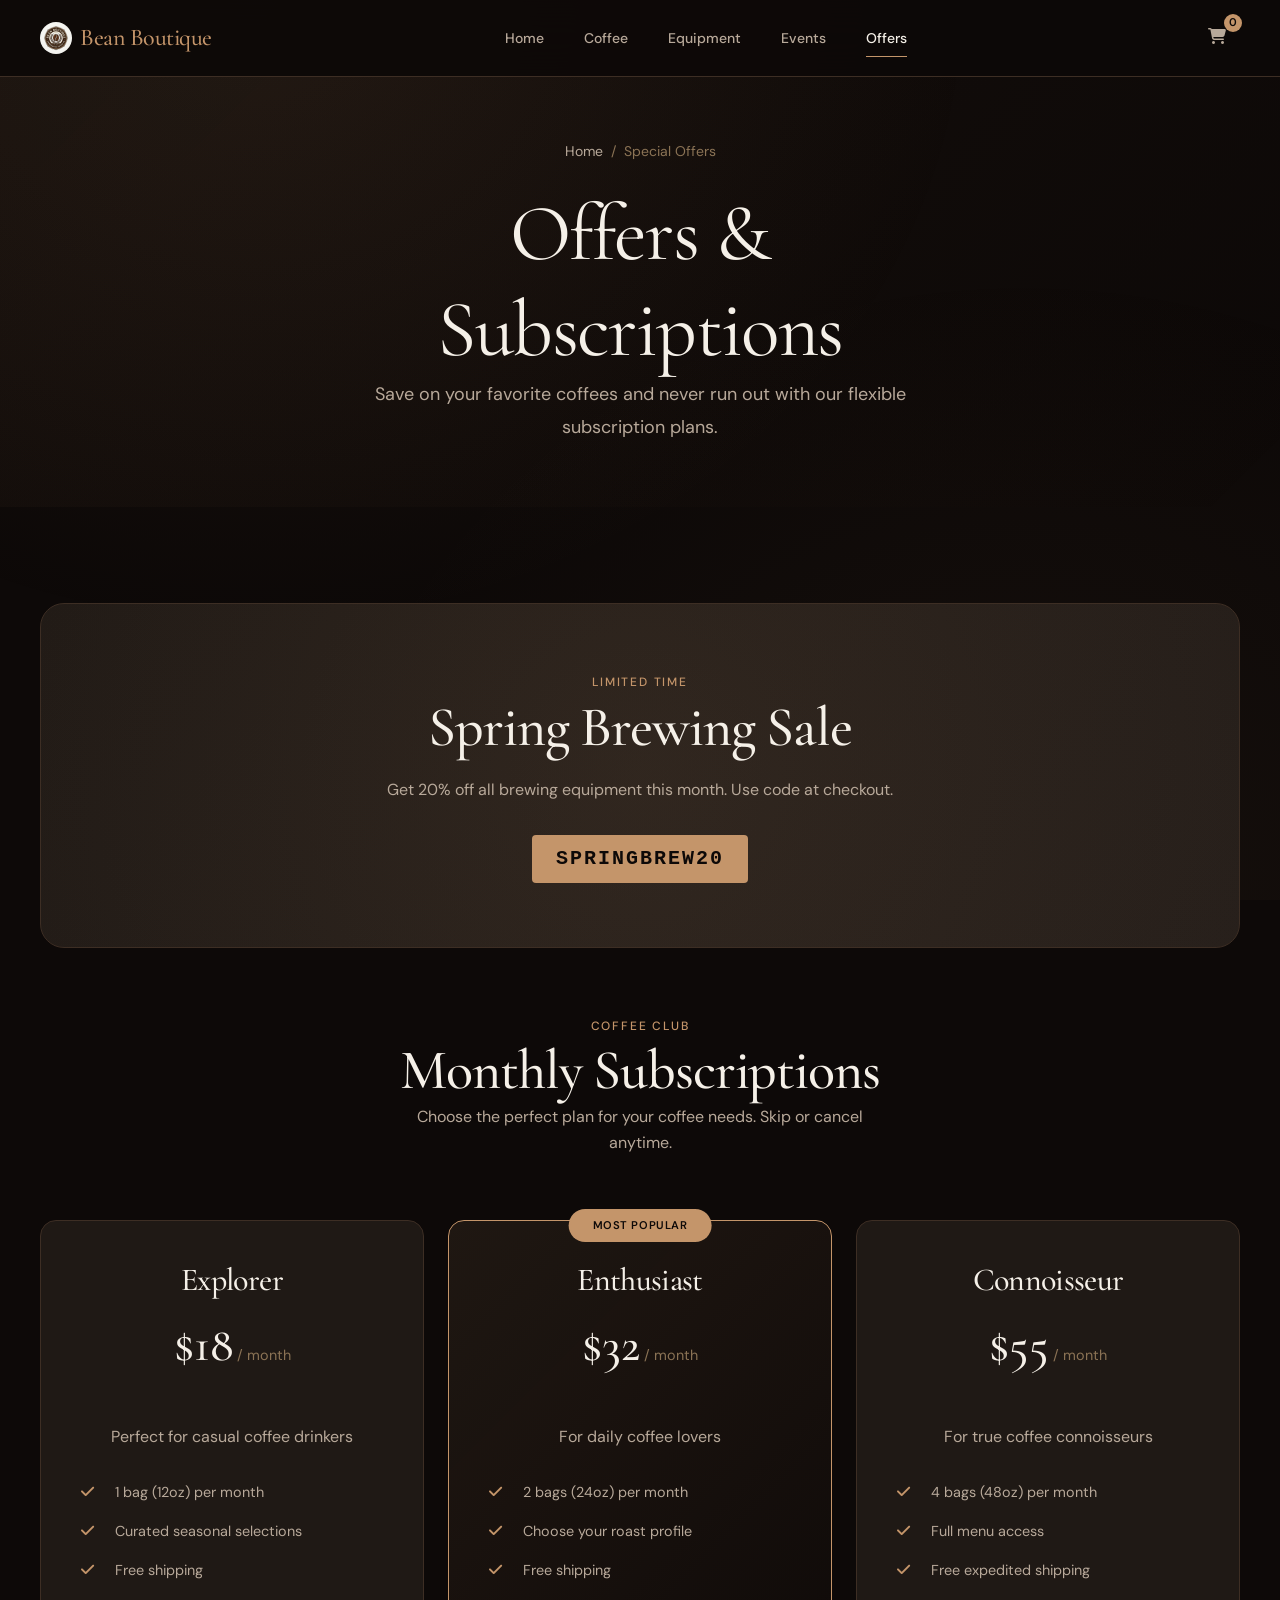
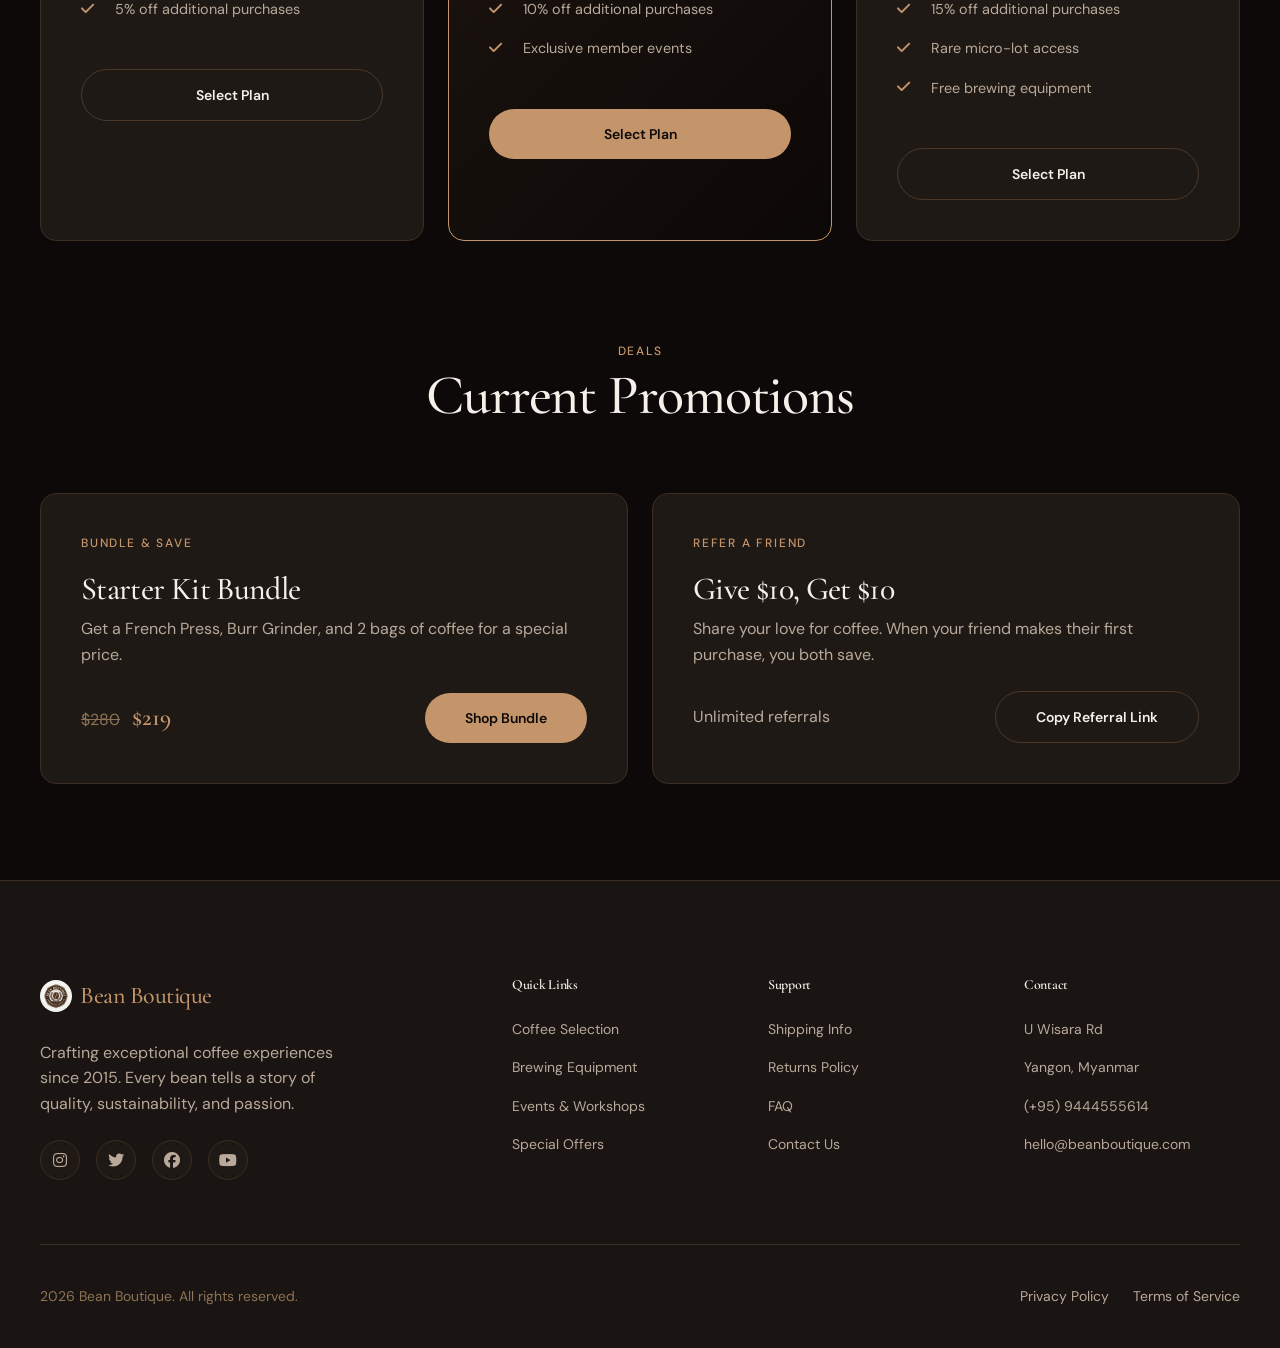
<file: offers.html>
<!DOCTYPE html>
<html lang="en">

<head>
  <meta charset="UTF-8">
  <meta name="viewport" content="width=device-width, initial-scale=1.0">
  <meta name="description" content="Current promotions, discounts, and coffee subscription plans at Bean Boutique.">
  <title>Special Offers | Bean Boutique</title>
  <link rel="stylesheet" href="https://cdnjs.cloudflare.com/ajax/libs/font-awesome/6.5.0/css/all.min.css">
  <link rel="icon" type="image/png" href="Images/icon.jpg">
  <link rel="preconnect" href="https://fonts.googleapis.com">
  <link rel="preconnect" href="https://fonts.gstatic.com" crossorigin>
  <link
    href="https://fonts.googleapis.com/css2?family=Cormorant+Garamond:ital,wght@0,400;0,500;0,600;1,400&family=DM+Sans:wght@400;500;600;700&display=swap"
    rel="stylesheet">
  <link rel="stylesheet" href="styles.css">
</head>

<body>
  <!-- Navigation -->
  <nav class="nav scrolled" id="navbar">
    <div class="container">
      <div class="nav-inner">
        <a href="index.html" class="nav-logo">
          <img src="Images/icon.jpg" alt="Bean Boutique logo" class="nav-logo-image">
          <span class="nav-logo-text">Bean Boutique</span>
        </a>

        <div class="nav-links">
          <a href="index.html" class="nav-link">Home</a>
          <a href="coffee.html" class="nav-link">Coffee</a>
          <a href="equipment.html" class="nav-link">Equipment</a>
          <a href="events.html" class="nav-link">Events</a>
          <a href="offers.html" class="nav-link active">Offers</a>
        </div>

        <div class="nav-actions">
          <a href="cart.html" class="cart-btn" aria-label="Shopping Cart">
            <i class="fas fa-shopping-cart"></i>
            <span class="cart-count" id="cart-count">0</span>
          </a>
          <button class="menu-toggle" id="menu-toggle" aria-label="Toggle Menu">
            <span></span>
            <span></span>
            <span></span>
          </button>
        </div>
      </div>
    </div>
  </nav>

  <!-- Mobile Menu -->
  <div class="mobile-menu" id="mobile-menu">
    <div class="mobile-nav-links">
      <a href="index.html" class="mobile-nav-link">Home</a>
      <a href="coffee.html" class="mobile-nav-link">Coffee Selection</a>
      <a href="equipment.html" class="mobile-nav-link">Brewing Equipment</a>
      <a href="events.html" class="mobile-nav-link">Events & Workshops</a>
      <a href="offers.html" class="mobile-nav-link">Special Offers</a>
      <a href="cart.html" class="mobile-nav-link">Shopping Cart</a>
    </div>
  </div>

  <!-- Page Header -->
  <header class="page-header">
    <div class="container">
      <div class="page-header-content fade-in">
        <div class="breadcrumb">
          <a href="index.html">Home</a>
          <span>/</span>
          <span>Special Offers</span>
        </div>
        <h1>Offers & Subscriptions</h1>
        <p class="lead">Save on your favorite coffees and never run out with our flexible subscription plans.</p>
      </div>
    </div>
  </header>

  <!-- Main Content -->
  <main class="section">
    <div class="container">

      <!-- Promotional Banner -->
      <div class="offer-banner fade-in">
        <div class="offer-banner-content">
          <span class="label">Limited Time</span>
          <h2>Spring Brewing Sale</h2>
          <p class="offer-banner-text">Get 20% off all brewing equipment this month. Use code at checkout.</p>
          <div class="offer-code">SPRINGBREW20</div>
        </div>
      </div>

      <!-- Subscription Plans -->
      <div class="section-header fade-in">
        <span class="label">Coffee Club</span>
        <h2>Monthly Subscriptions</h2>
        <p>Choose the perfect plan for your coffee needs. Skip or cancel anytime.</p>
      </div>

      <div class="grid grid-3 plans-grid">
        <!-- Plan 1: Explorer -->
        <div class="plan-card fade-in stagger-1">
          <h3 class="plan-name">Explorer</h3>
          <div class="plan-price">
            <span class="amount">$18</span>
            <span class="period">/ month</span>
          </div>
          <p class="plan-description">Perfect for casual coffee drinkers</p>
          <div class="plan-features">
            <div class="plan-feature">
              <i class="fas fa-check check-icon"></i>
              <span>1 bag (12oz) per month</span>
            </div>
            <div class="plan-feature">
              <i class="fas fa-check check-icon"></i>
              <span>Curated seasonal selections</span>
            </div>
            <div class="plan-feature">
              <i class="fas fa-check check-icon"></i>
              <span>Free shipping</span>
            </div>
            <div class="plan-feature">
              <i class="fas fa-check check-icon"></i>
              <span>5% off additional purchases</span>
            </div>
          </div>
          <button class="btn btn-secondary btn-block">Select Plan</button>
        </div>

        <!-- Plan 2: Enthusiast (Featured) -->
        <div class="plan-card featured fade-in stagger-2">
          <span class="plan-badge">Most Popular</span>
          <h3 class="plan-name">Enthusiast</h3>
          <div class="plan-price">
            <span class="amount">$32</span>
            <span class="period">/ month</span>
          </div>
          <p class="plan-description">For daily coffee lovers</p>
          <div class="plan-features">
            <div class="plan-feature">
              <i class="fas fa-check check-icon"></i>
              <span>2 bags (24oz) per month</span>
            </div>
            <div class="plan-feature">
              <i class="fas fa-check check-icon"></i>
              <span>Choose your roast profile</span>
            </div>
            <div class="plan-feature">
              <i class="fas fa-check check-icon"></i>
              <span>Free shipping</span>
            </div>
            <div class="plan-feature">
              <i class="fas fa-check check-icon"></i>
              <span>10% off additional purchases</span>
            </div>
            <div class="plan-feature">
              <i class="fas fa-check check-icon"></i>
              <span>Exclusive member events</span>
            </div>
          </div>
          <button class="btn btn-primary btn-block">Select Plan</button>
        </div>

        <!-- Plan 3: Connoisseur -->
        <div class="plan-card fade-in stagger-3">
          <h3 class="plan-name">Connoisseur</h3>
          <div class="plan-price">
            <span class="amount">$55</span>
            <span class="period">/ month</span>
          </div>
          <p class="plan-description">For true coffee connoisseurs</p>
          <div class="plan-features">
            <div class="plan-feature">
              <i class="fas fa-check check-icon"></i>
              <span>4 bags (48oz) per month</span>
            </div>
            <div class="plan-feature">
              <i class="fas fa-check check-icon"></i>
              <span>Full menu access</span>
            </div>
            <div class="plan-feature">
              <i class="fas fa-check check-icon"></i>
              <span>Free expedited shipping</span>
            </div>
            <div class="plan-feature">
              <i class="fas fa-check check-icon"></i>
              <span>15% off additional purchases</span>
            </div>
            <div class="plan-feature">
              <i class="fas fa-check check-icon"></i>
              <span>Rare micro-lot access</span>
            </div>
            <div class="plan-feature">
              <i class="fas fa-check check-icon"></i>
              <span>Free brewing equipment</span>
            </div>
          </div>
          <button class="btn btn-secondary btn-block">Select Plan</button>
        </div>
      </div>

      <!-- Current Promotions -->
      <div class="section-header fade-in">
        <span class="label">Deals</span>
        <h2>Current Promotions</h2>
      </div>

      <div class="grid grid-2">
        <!-- Promo 1: Starter Kit Bundle -->
        <div class="feature-card promo-card fade-in stagger-1">
          <span class="label promo-label">Bundle & Save</span>
          <h3 class="promo-title">Starter Kit Bundle</h3>
          <p class="promo-description">Get a French Press, Burr Grinder, and 2 bags of coffee for a special price.</p>
          <div class="promo-footer">
            <div>
              <span class="price-original">$280</span>
              <span class="price-sale">$219</span>
            </div>
            <button class="btn btn-primary" onclick="addBundleToCart()">Shop Bundle</button>
          </div>
        </div>

        <!-- Promo 2: Refer a Friend -->
        <div class="feature-card promo-card fade-in stagger-2">
          <span class="label promo-label">Refer a Friend</span>
          <h3 class="promo-title">Give $10, Get $10</h3>
          <p class="promo-description">Share your love for coffee. When your friend makes their first purchase, you both
            save.</p>
          <div class="promo-footer">
            <span class="text-muted">Unlimited referrals</span>
            <button class="btn btn-secondary" id="copy-link-btn">Copy Referral Link</button>
          </div>
        </div>
      </div>
    </div>
  </main>

  <!-- Footer -->
  <footer class="footer">
    <div class="container">
      <div class="footer-grid">
        <!-- Brand Column -->
        <div class="footer-brand">
          <a href="index.html" class="nav-logo">
            <img src="Images/icon.jpg" alt="Bean Boutique logo" class="nav-logo-image">
            <span class="nav-logo-text">Bean Boutique</span>
          </a>
          <p>Crafting exceptional coffee experiences since 2015. Every bean tells a story of quality, sustainability,
            and passion.</p>
          <div class="social-links social-links-spacing">
            <!-- Instagram -->
            <div class="social-link">
              <a href="https://www.instagram.com" class="fab fa-instagram"></a>
            </div>
            <!-- Twitter/X -->
            <div class="social-link">
              <a href="https://www.twitter.com" class="fab fa-twitter"></a>
            </div>
            <!-- Facebook -->
            <div class="social-link">
              <a href="https://www.facebook.com" class="fab fa-facebook"></a>
            </div>
            <!-- YouTube -->
            <div class="social-link">
              <a href="https://www.youtube.com" class="fab fa-youtube"></a>
            </div>
          </div>
        </div>

        <!-- Quick Links -->
        <div>
          <h4 class="footer-title">Quick Links</h4>
          <div class="footer-links">
            <a href="coffee.html" class="footer-link">Coffee Selection</a>
            <a href="equipment.html" class="footer-link">Brewing Equipment</a>
            <a href="events.html" class="footer-link">Events & Workshops</a>
            <a href="offers.html" class="footer-link">Special Offers</a>
          </div>
        </div>

        <!-- Support -->
        <div>
          <h4 class="footer-title">Support</h4>
          <div class="footer-links">
            <a href="#" class="footer-link">Shipping Info</a>
            <a href="#" class="footer-link">Returns Policy</a>
            <a href="#" class="footer-link">FAQ</a>
            <a href="#" class="footer-link">Contact Us</a>
          </div>
        </div>

        <!-- Contact -->
        <div>
          <h4 class="footer-title">Contact</h4>
          <div class="footer-links">
            <span class="footer-link">U Wisara Rd</span>
            <span class="footer-link">Yangon, Myanmar</span>
            <span class="footer-link">(+95) 9444555614</span>
            <a href="mailto:hello@beanboutique.com" class="footer-link">hello@beanboutique.com</a>
          </div>
        </div>
      </div>

      <div class="footer-bottom">
        <span>2026 Bean Boutique. All rights reserved.</span>
        <div class="footer-bottom-links">
          <a href="#" class="footer-link">Privacy Policy</a>
          <a href="#" class="footer-link">Terms of Service</a>
        </div>
      </div>
    </div>
  </footer>

  <script src="script.js"></script>
</body>

</html>
</file>
<file: styles.css>
/* ============================================
   BEAN BOUTIQUE - STYLES
   A sophisticated coffee shop website
   ============================================ */

/* ============================================
   1. TABLE OF CONTENTS
   ============================================ */
/*
    1. CSS Variables & Reset
    2. Typography
    3. Layout Utilities
    4. Components
       - Navigation
       - Buttons
       - Forms
       - Modal
       - Cards (Feature, Product)
       - Search & Filters
    5. Page: Home (Index)
       - Hero
       - Slideshow
       - Map Section
       -Customer Reviews
    6. Page: Coffee Selection
    7. Page: Brewing Equipment
    8. Page: Events & Workshops
    9. Page: Special Offers
    10. Page: Cart
    11. Footer
    12. Animations & Utilities
*/

/* ============================================
   1. CSS VARIABLES & RESET
   ============================================ */
:root {
  /* Color Palette - Warm, artisanal coffee tones */
  --bg: #0D0908;
  --bg-light: #1A1412;
  --bg-lighter: #251E1A;
  --fg: #F5F0E8;
  --fg-muted: #B8A99A;
  --muted: #8B7355;
  --accent: #C4956A;
  --accent-hover: #D4A574;
  --accent-glow: rgba(196, 149, 106, 0.3);
  --card: #1F1915;
  --card-hover: #2A221D;
  --border: #3D2E24;
  --border-light: #4A3829;

  /* Typography */
  --font-display: 'Cormorant Garamond', Georgia, serif;
  --font-body: 'DM Sans', -apple-system, sans-serif;

  /* Spacing */
  --space-xs: 0.5rem;
  --space-sm: 1rem;
  --space-md: 1.5rem;
  --space-lg: 2.5rem;
  --space-xl: 4rem;
  --space-2xl: 6rem;

  /* Transitions */
  --transition-fast: 0.2s ease;
  --transition-medium: 0.4s cubic-bezier(0.4, 0, 0.2, 1);
  --transition-slow: 0.6s cubic-bezier(0.4, 0, 0.2, 1);

  /* Shadows */
  --shadow-sm: 0 2px 8px rgba(0, 0, 0, 0.3);
  --shadow-md: 0 4px 20px rgba(0, 0, 0, 0.4);
  --shadow-lg: 0 8px 40px rgba(0, 0, 0, 0.5);
  --shadow-glow: 0 0 40px var(--accent-glow);

  /* Border Radius */
  --radius-sm: 4px;
  --radius-md: 8px;
  --radius-lg: 16px;
  --radius-xl: 24px;
  --radius-full: 9999px;
}

/* Reset & Base Styles */
*,
*::before,
*::after {
  margin: 0;
  padding: 0;
  box-sizing: border-box;
}

html {
  scroll-behavior: smooth;
  font-size: 16px;
}

body {
  font-family: var(--font-body);
  background-color: var(--bg);
  color: var(--fg);
  line-height: 1.6;
  overflow-x: hidden;
  min-height: 100vh;
}

/* Background Pattern Overlay */
body::before {
  content: '';
  position: fixed;
  top: 0;
  left: 0;
  width: 100%;
  height: 100%;
  background-image:
    radial-gradient(ellipse at 20% 0%, rgba(196, 149, 106, 0.08) 0%, transparent 50%),
    radial-gradient(ellipse at 80% 100%, rgba(196, 149, 106, 0.05) 0%, transparent 50%);
  pointer-events: none;
  z-index: -1;
}

img {
  max-width: 100%;
  height: auto;
  display: block;
}

a {
  color: inherit;
  text-decoration: none;
}

button {
  cursor: pointer;
  font-family: inherit;
  border: none;
  background: none;
}

ul,
ol {
  list-style: none;
}

/* Focus States for Accessibility */
:focus-visible {
  outline: 2px solid var(--accent);
  outline-offset: 2px;
}

/* ============================================
   2. TYPOGRAPHY
   ============================================ */
h1,
h2,
h3,
h4,
h5,
h6 {
  font-family: var(--font-display);
  font-weight: 500;
  line-height: 1.2;
  letter-spacing: -0.02em;
}

h1 {
  font-size: clamp(2.5rem, 8vw, 5rem);
  font-weight: 400;
}

h2 {
  font-size: clamp(2rem, 5vw, 3.5rem);
  font-weight: 500;
}

h3 {
  font-size: clamp(1.5rem, 3vw, 2rem);
}

h4 {
  font-size: 1.25rem;
}

p {
  color: var(--fg-muted);
}

.lead {
  font-size: 1.125rem;
  line-height: 1.8;
  color: var(--fg-muted);
}

.accent-text {
  color: var(--accent);
}

.label {
  font-size: 0.75rem;
  text-transform: uppercase;
  letter-spacing: 0.15em;
  color: var(--accent);
  font-weight: 500;
}

/* ============================================
   3. LAYOUT UTILITIES
   ============================================ */
.container {
  width: 100%;
  max-width: 1400px;
  margin: 0 auto;
  padding: 0 var(--space-md);
}

@media (min-width: 768px) {
  .container {
    padding: 0 var(--space-lg);
  }
}

.section {
  padding: var(--space-2xl) 0;
}

@media (max-width: 768px) {
  .section {
    padding: var(--space-xl) 0;
  }
}

.grid {
  display: grid;
  gap: var(--space-md);
}

.grid-2 {
  grid-template-columns: repeat(1, 1fr);
}

.grid-3 {
  grid-template-columns: repeat(1, 1fr);
}

.grid-4 {
  grid-template-columns: repeat(2, 1fr);
}

@media (min-width: 640px) {
  .grid-2 {
    grid-template-columns: repeat(2, 1fr);
  }

  .grid-3 {
    grid-template-columns: repeat(2, 1fr);
  }

  .grid-4 {
    grid-template-columns: repeat(2, 1fr);
  }
}

@media (min-width: 1024px) {
  .grid-3 {
    grid-template-columns: repeat(3, 1fr);
  }

  .grid-4 {
    grid-template-columns: repeat(4, 1fr);
  }
}

/* ============================================
   4. COMPONENTS
   ============================================ */

/* --- 4.1 Navigation --- */
.nav {
  position: fixed;
  top: 0;
  left: 0;
  right: 0;
  z-index: 1000;
  padding: var(--space-md) 0;
  transition: var(--transition-medium);
}

.nav.scrolled {
  background-color: rgba(13, 9, 8, 0.95);
  backdrop-filter: blur(20px);
  border-bottom: 1px solid var(--border);
  padding: var(--space-sm) 0;
}

.nav-inner {
  display: flex;
  justify-content: space-between;
  align-items: center;
}

.nav-logo {
  display: flex;
  align-items: center;
  gap: var(--space-xs);
}

.nav-logo img {
  width: 32px;
  height: 32px;
  border-radius: 50%;
  object-fit: cover;
  background-color: black;
}

.nav-logo-text {
  color: var(--accent);
  font-family: var(--font-display);
  font-size: 1.5rem;
  font-weight: 500;
  letter-spacing: -0.02em;
}

.nav-links {
  display: none;
  align-items: center;
  gap: var(--space-lg);
}

@media (min-width: 1024px) {
  .nav-links {
    display: flex;
  }
}

.nav-link {
  position: relative;
  font-size: 0.875rem;
  font-weight: 500;
  color: var(--fg-muted);
  transition: var(--transition-fast);
  padding: var(--space-xs) 0;
}

.nav-link::after {
  content: '';
  position: absolute;
  bottom: 0;
  left: 0;
  width: 0;
  height: 1px;
  background-color: var(--accent);
  transition: var(--transition-medium);
}

.nav-link:hover,
.nav-link.active {
  color: var(--fg);
}

.nav-link:hover::after,
.nav-link.active::after {
  width: 100%;
}

.nav-actions {
  display: flex;
  align-items: center;
  gap: var(--space-sm);
}

.cart-btn {
  position: relative;
  padding: var(--space-xs);
  color: var(--fg-muted);
  transition: var(--transition-fast);
}

.cart-btn:hover {
  color: var(--fg);
}

.cart-btn i {
  width: 24px;
  height: 24px;
}

.cart-count {
  position: absolute;
  top: -2px;
  right: -2px;
  width: 18px;
  height: 18px;
  background-color: var(--accent);
  color: var(--bg);
  font-size: 0.7rem;
  font-weight: 600;
  border-radius: var(--radius-full);
  display: flex;
  align-items: center;
  justify-content: center;
}

/* Mobile Menu Toggle */
.menu-toggle {
  display: flex;
  flex-direction: column;
  gap: 5px;
  padding: var(--space-xs);
  color: var(--fg);
}

@media (min-width: 1024px) {
  .menu-toggle {
    display: none;
  }
}

.menu-toggle span {
  display: block;
  width: 24px;
  height: 2px;
  background-color: currentColor;
  transition: var(--transition-fast);
}

.menu-toggle.active span:nth-child(1) {
  transform: rotate(45deg) translate(5px, 5px);
}

.menu-toggle.active span:nth-child(2) {
  opacity: 0;
}

.menu-toggle.active span:nth-child(3) {
  transform: rotate(-45deg) translate(5px, -5px);
}

/* Mobile Menu */
.mobile-menu {
  position: fixed;
  top: 0;
  left: 0;
  right: 0;
  bottom: 0;
  background-color: var(--bg);
  z-index: 999;
  padding: 100px var(--space-md) var(--space-lg);
  transform: translateX(100%);
  transition: var(--transition-medium);
  opacity: 0;
  visibility: hidden;
}

.mobile-menu.active {
  transform: translateX(0);
  opacity: 1;
  visibility: visible;
}

.mobile-nav-links {
  display: flex;
  flex-direction: column;
  gap: var(--space-md);
}

.mobile-nav-link {
  font-family: var(--font-display);
  font-size: 2rem;
  color: var(--fg-muted);
  transition: var(--transition-fast);
  padding: var(--space-xs) 0;
  border-bottom: 1px solid var(--border);
}

.mobile-nav-link:hover,
.mobile-nav-link.active {
  color: var(--accent);
}

/* --- 4.2 Buttons --- */
.btn {
  display: inline-flex;
  align-items: center;
  justify-content: center;
  gap: var(--space-xs);
  padding: var(--space-sm) var(--space-lg);
  font-size: 0.875rem;
  font-weight: 600;
  border-radius: var(--radius-full);
  transition: var(--transition-medium);
  white-space: nowrap;
}

.btn-primary {
  background-color: var(--accent);
  color: var(--bg);
}

.btn-primary:hover {
  background-color: var(--accent-hover);
  box-shadow: var(--shadow-glow);
  transform: translateY(-2px);
}

.btn-secondary {
  background-color: transparent;
  color: var(--fg);
  border: 1px solid var(--border-light);
}

.btn-secondary:hover {
  border-color: var(--accent);
  color: var(--accent);
}

.btn-ghost {
  color: var(--accent);
  padding: var(--space-xs);
}

.btn-ghost:hover {
  color: var(--accent-hover);
}

.btn i {
  width: 18px;
  height: 18px;
}

/* --- 4.3 Forms --- */
.form-group {
  margin-bottom: var(--space-md);
}

.form-label {
  display: block;
  margin-bottom: var(--space-xs);
  font-size: 0.875rem;
  font-weight: 500;
  color: var(--fg);
}

.form-input,
.form-textarea,
.form-select {
  width: 100%;
  padding: var(--space-sm) var(--space-md);
  background-color: var(--card);
  border: 1px solid var(--border);
  border-radius: var(--radius-md);
  color: var(--fg);
  font-size: 1rem;
  transition: var(--transition-fast);
}

.form-input::placeholder,
.form-textarea::placeholder {
  color: var(--muted);
}

.form-input:focus,
.form-textarea:focus,
.form-select:focus {
  outline: none;
  border-color: var(--accent);
  box-shadow: 0 0 0 3px var(--accent-glow);
}

.form-textarea {
  min-height: 120px;
  resize: vertical;
}

.form-row {
  display: grid;
  grid-template-columns: 1fr;
  gap: var(--space-md);
}

@media (min-width: 640px) {
  .form-row {
    grid-template-columns: 1fr 1fr;
  }
}

/* --- 4.4 Modal --- */
.modal-overlay {
  position: fixed;
  top: 0;
  left: 0;
  right: 0;
  bottom: 0;
  background-color: rgba(13, 9, 8, 0.9);
  backdrop-filter: blur(8px);
  z-index: 2000;
  display: flex;
  align-items: center;
  justify-content: center;
  padding: var(--space-md);
  opacity: 0;
  visibility: hidden;
  transition: var(--transition-medium);
}

.modal-overlay.active {
  opacity: 1;
  visibility: visible;
}

.modal {
  position: relative;
  max-width: 480px;
  width: 100%;
  background-color: var(--card);
  border: 1px solid var(--border);
  border-radius: var(--radius-xl);
  overflow: hidden;
  transform: scale(0.9) translateY(20px);
  transition: var(--transition-medium);
}

.modal-overlay.active .modal {
  transform: scale(1) translateY(0);
}

.modal-close {
  position: absolute;
  top: var(--space-md);
  right: var(--space-md);
  width: 32px;
  height: 32px;
  border-radius: var(--radius-full);
  background-color: var(--bg);
  color: var(--fg-muted);
  display: flex;
  align-items: center;
  justify-content: center;
  transition: var(--transition-fast);
  z-index: 10;
}

.modal-close:hover {
  background-color: var(--accent);
  color: var(--bg);
}

.modal-image {
  height: 200px;
  overflow: hidden;
}

.modal-image img {
  width: 100%;
  height: 100%;
  object-fit: cover;
}

.modal-content {
  padding: var(--space-lg);
  text-align: center;
}

.modal-title {
  margin-bottom: var(--space-sm);
}

.modal-description {
  margin-bottom: var(--space-lg);
}

.modal-close-icon {
  font-size: 1.5rem;
  line-height: 1;
}

.modal-privacy-text {
  font-size: 0.75rem;
  color: var(--muted);
  margin-top: var(--space-sm);
}

/* --- 4.5 Cards --- */

/* Feature Cards */
.feature-card {
  position: relative;
  padding: var(--space-lg);
  background-color: var(--card);
  border: 1px solid var(--border);
  border-radius: var(--radius-lg);
  overflow: hidden;
  transition: var(--transition-medium);
}

.feature-card::before {
  content: '';
  position: absolute;
  top: 0;
  left: 0;
  right: 0;
  height: 3px;
  background: linear-gradient(90deg, var(--accent), transparent);
  opacity: 0;
  transition: var(--transition-medium);
}

.feature-card:hover {
  background-color: var(--card-hover);
  border-color: var(--border-light);
  transform: translateY(-4px);
}

.feature-card:hover::before {
  opacity: 1;
}

.feature-icon {
  width: 48px;
  height: 48px;
  margin-bottom: var(--space-md);
  padding: var(--space-sm);
  background-color: rgba(196, 149, 106, 0.1);
  border-radius: var(--radius-md);
  color: var(--accent);
}

.feature-icon i {
  width: 100%;
  height: 100%;
}

.feature-title {
  margin-bottom: var(--space-xs);
}

.feature-description {
  font-size: 0.9rem;
}

/* Product Cards */
.product-card {
  position: relative;
  background-color: var(--card);
  border: 1px solid var(--border);
  border-radius: var(--radius-lg);
  overflow: hidden;
  transition: var(--transition-medium);
  justify-content: space-between;
}

.product-card:hover {
  border-color: var(--border-light);
  transform: translateY(-8px);
  box-shadow: var(--shadow-lg);
}

.product-image {
  position: relative;
  aspect-ratio: 4/3;
  overflow: hidden;
  background-color: var(--bg-lighter);
}

.product-image img {
  width: 100%;
  height: 100%;
  object-fit: cover;
  transition: var(--transition-slow);
}

.product-card:hover .product-image img {
  transform: scale(1.08);
}

.product-badge {
  position: absolute;
  top: var(--space-sm);
  left: var(--space-sm);
  padding: var(--space-xs) var(--space-sm);
  background-color: var(--accent);
  color: var(--bg);
  font-size: 0.7rem;
  font-weight: 600;
  text-transform: uppercase;
  letter-spacing: 0.05em;
  border-radius: var(--radius-sm);
}

.product-content {
  padding: var(--space-md);
}

.product-category {
  font-size: 0.75rem;
  color: var(--accent);
  text-transform: uppercase;
  letter-spacing: 0.1em;
  margin-bottom: var(--space-xs);
}

.product-name {
  margin-bottom: var(--space-xs);
}

.product-description {
  font-size: 0.875rem;
  margin-bottom: var(--space-sm);
  display: -webkit-box;
  -webkit-line-clamp: 3;
  -webkit-box-orient: vertical;
  overflow: hidden;
}

.product-meta {
  display: flex;
  justify-content: space-between;
  align-items: center;
  padding-top: var(--space-sm);
  border-top: 1px solid var(--border);
}

.product-price {
  font-family: var(--font-display);
  font-size: 1.25rem;
  font-weight: 600;
  color: var(--fg);
}

.product-price span {
  font-size: 0.875rem;
  color: var(--muted);
  text-decoration: line-through;
  margin-right: var(--space-xs);
}

.add-to-cart {
  width: 40px;
  height: 40px;
  border-radius: var(--radius-full);
  background-color: var(--accent);
  color: var(--bg);
  display: flex;
  align-items: center;
  justify-content: center;
  transition: var(--transition-fast);
}

.add-to-cart i {
  font-size: 15px;
  margin-top: 5px;
  width: 20px;
  height: 20px;
}

.add-to-cart:hover {
  background-color: var(--accent-hover);
  transform: scale(1.1);
}

.product-tags {
  display: flex;
  flex-wrap: wrap;
  gap: var(--space-xs);
  margin-bottom: var(--space-sm);
}

.tag {
  padding: 2px var(--space-xs);
  background-color: rgba(196, 149, 106, 0.1);
  border-radius: var(--radius-sm);
  font-size: 0.7rem;
  color: var(--accent);
}

/* --- 4.6 Search & Filters --- */
.search-container {
  position: relative;
  max-width: 400px;
  margin-bottom: var(--space-lg);
}

.search-input {
  width: 100%;
  padding: var(--space-sm) var(--space-md);
  padding-right: 48px;
  background-color: var(--card);
  border: 1px solid var(--border);
  border-radius: var(--radius-full);
  color: var(--fg);
  font-size: 0.9rem;
  transition: var(--transition-medium);
}

.search-input::placeholder {
  color: var(--muted);
}

.search-input:focus {
  outline: none;
  border-color: var(--accent);
  box-shadow: 0 0 0 3px var(--accent-glow);
}

.search-btn {
  position: absolute;
  right: 4px;
  top: 50%;
  transform: translateY(-50%);
  width: 36px;
  height: 36px;
  border-radius: var(--radius-full);
  background-color: var(--accent);
  color: var(--bg);
  display: flex;
  align-items: center;
  justify-content: center;
  transition: var(--transition-fast);
}

.search-btn:hover {
  background-color: var(--accent-hover);
}

.search-btn i {
  width: 18px;
  height: 18px;
}

.filter-pills {
  display: flex;
  flex-wrap: wrap;
  gap: var(--space-xs);
  margin-bottom: var(--space-lg);
}

.filter-pill {
  padding: var(--space-xs) var(--space-md);
  background-color: var(--card);
  border: 1px solid var(--border);
  border-radius: var(--radius-full);
  color: var(--fg-muted);
  font-size: 0.875rem;
  transition: var(--transition-fast);
}

.filter-pill:hover,
.filter-pill.active {
  background-color: var(--accent);
  border-color: var(--accent);
  color: var(--bg);
}

/* ============================================
   5. PAGE: HOME (INDEX)
   ============================================ */

/* --- 5.1 Hero Section --- */
.hero {
  position: relative;
  min-height: 100vh;
  display: flex;
  align-items: center;
  overflow: hidden;
}

.hero-bg {
  position: absolute;
  top: 0;
  left: 0;
  right: 0;
  bottom: 0;
  z-index: -1;
}

.hero-bg::before {
  content: '';
  position: absolute;
  top: 0;
  left: 0;
  right: 0;
  bottom: 0;
  background: linear-gradient(135deg,
      rgba(13, 9, 8, 0.7) 0%,
      rgba(13, 9, 8, 0.9) 50%,
      rgba(13, 9, 8, 1) 100%);
  z-index: 1;
}

.hero-bg-video {
  width: 100%;
  height: 100%;
  object-fit: cover;
  opacity: 3.0;
}

.hero-content {
  position: relative;
  z-index: 2;
  max-width: 700px;
  padding-top: 100px;
}

.hero-label {
  display: inline-block;
  margin-bottom: var(--space-md);
  padding: var(--space-xs) var(--space-sm);
  background-color: rgba(196, 149, 106, 0.1);
  border: 1px solid var(--border);
  border-radius: var(--radius-full);
}

.hero-title {
  margin-bottom: var(--space-md);
}

.hero-title span {
  display: block;
  color: var(--accent);
}

.hero-description {
  font-size: 1.125rem;
  margin-bottom: var(--space-lg);
  max-width: 500px;
}

.hero-actions {
  display: flex;
  flex-wrap: wrap;
  gap: var(--space-sm);
}

.scroll-indicator {
  position: absolute;
  bottom: var(--space-lg);
  left: 50%;
  transform: translateX(-50%);
  display: flex;
  flex-direction: column;
  align-items: center;
  gap: var(--space-xs);
  color: var(--muted);
  font-size: 0.75rem;
  letter-spacing: 0.1em;
  animation: bounce 2s infinite;
}

.scroll-indicator i {
  width: 24px;
  height: 24px;
}

@keyframes bounce {

  0%,
  20%,
  50%,
  80%,
  100% {
    transform: translateX(-50%) translateY(0);
  }

  40% {
    transform: translateX(-50%) translateY(-10px);
  }

  60% {
    transform: translateX(-50%) translateY(-5px);
  }
}

/* --- 5.2 Slideshow --- */
.slideshow {
  position: relative;
  overflow: hidden;
  border-radius: var(--radius-xl);
}

.slideshow-container {
  display: flex;
  transition: transform 0.6s cubic-bezier(0.4, 0, 0.2, 1);
}

.slide {
  min-width: 100%;
  position: relative;
  aspect-ratio: 16/9;
}

.slide img {
  width: 100%;
  height: 100%;
  object-fit: cover;
}

.slide-content {
  position: absolute;
  bottom: 0;
  left: 0;
  right: 0;
  padding: var(--space-lg);
  background: linear-gradient(transparent, rgba(13, 9, 8, 0.9));
}

.slide-title {
  font-size: clamp(1.5rem, 4vw, 2.5rem);
  margin-bottom: var(--space-xs);
}

.slide-description {
  color: var(--fg-muted);
  margin-bottom: var(--space-sm);
}

.slideshow-nav {
  position: absolute;
  bottom: var(--space-md);
  right: var(--space-md);
  display: flex;
  gap: var(--space-xs);
}

.slideshow-dot {
  width: 12px;
  height: 12px;
  border-radius: var(--radius-full);
  background-color: rgba(255, 255, 255, 0.3);
  transition: var(--transition-fast);
  cursor: pointer;
}

.slideshow-dot.active,
.slideshow-dot:hover {
  background-color: var(--accent);
}

.slideshow-arrows {
  position: absolute;
  top: 50%;
  left: 0;
  right: 0;
  transform: translateY(-50%);
  display: flex;
  justify-content: space-between;
  padding: 0 var(--space-sm);
  pointer-events: none;
}

.slideshow-arrow {
  width: 48px;
  height: 48px;
  border-radius: var(--radius-full);
  background-color: rgba(13, 9, 8, 0.6);
  border: 1px solid var(--border);
  display: flex;
  align-items: center;
  justify-content: center;
  color: var(--fg);
  transition: var(--transition-fast);
  pointer-events: auto;
}

.slideshow-arrow:hover {
  background-color: var(--accent);
  border-color: var(--accent);
  color: var(--bg);
}

/* --- 5.3 Map Section --- */
.map-container {
  position: relative;
  border-radius: var(--radius-lg);
  overflow: hidden;
  height: 300px;
  background-color: var(--card);
}

.map-container iframe {
  width: 100%;
  height: 100%;
  border: 0;
  filter: grayscale(1) invert(1) contrast(0.9);
}

.map-section-grid {
  gap: var(--space-xl);
  align-items: center;
}

.map-lead-text {
  margin: var(--space-md) 0 var(--space-lg);
}

.contact-details-list {
  display: flex;
  flex-direction: column;
  gap: var(--space-sm);
  margin-bottom: var(--space-lg);
}

.contact-detail-row {
  display: flex;
  align-items: center;
  gap: var(--space-sm);
}

.section-footer-centered {
  text-align: center;
  margin-top: var(--space-xl);
}

  /* --- 5.4 Customer Reviews --- */
  .review-card {
    position: relative;
    padding: var(--space-lg);
    background-color: var(--card);
    border: 1px solid var(--border);
    border-radius: var(--radius-lg);
    transition: var(--transition-medium);
    display: flex;
    flex-direction: column;
  }

  .review-card:hover {
    border-color: var(--border-light);
    transform: translateY(-4px);
  }

  .review-stars {
    margin-bottom: var(--space-sm);
    color: var(--accent);
  }

  .review-stars i {
    font-size: 0.9rem;
    margin-right: 2px;
  }

  .review-text {
    font-family: var(--font-display);
    font-size: 1.1rem;
    font-style: italic;
    color: var(--fg);
    line-height: 1.6;
    margin-bottom: var(--space-lg);
    flex-grow: 1;
  }

  .review-author {
    display: flex;
    align-items: center;
    gap: var(--space-sm);
  }

  .review-avatar {
    width: 40px;
    height: 40px;
    border-radius: var(--radius-full);
    background-color: var(--accent);
    color: var(--bg);
    display: flex;
    align-items: center;
    justify-content: center;
    font-weight: 600;
    font-size: 0.875rem;
  }

  .review-author-info h5 {
    font-family: var(--font-body);
    font-size: 0.9rem;
    font-weight: 600;
    margin-bottom: 2px;
    color: var(--fg);
  }

  .review-author-info span {
    font-size: 0.8rem;
    color: var(--muted);
  }
/* ============================================
   6. PAGE: COFFEE SELECTION
   ============================================ */
.product-recommendation {
  font-size: 0.8rem;
  color: var(--muted);
  margin-bottom: var(--space-sm);
}

.product-price-unit {
  font-size: 0.875rem;
}

/* Tasting Notes */
.tasting-notes {
  display: flex;
  flex-wrap: wrap;
  gap: var(--space-xs);
  margin-bottom: var(--space-sm);
}

.tasting-note {
  display: flex;
  align-items: center;
  gap: 4px;
  padding: 2px var(--space-xs);
  background-color: rgba(196, 149, 106, 0.1);
  border-radius: var(--radius-sm);
  font-size: 0.75rem;
  color: var(--accent);
}

.tasting-note i {
  font-size: 6px;
}

.tasting-note .fa-circle {
  font-size: 6px;
  margin-right: 4px;
  vertical-align: middle;
  color: var(--accent);
}

/* ============================================
   7. PAGE: BREWING EQUIPMENT
   ============================================ */
.equipment-tips {
  padding: var(--space-md);
  background-color: rgba(196, 149, 106, 0.05);
  border-radius: var(--radius-md);
  margin-top: var(--space-sm);
}

.equipment-tips-title {
  font-size: 0.75rem;
  text-transform: uppercase;
  letter-spacing: 0.1em;
  color: var(--accent);
  margin-bottom: var(--space-xs);
}

.equipment-tips ul {
  list-style: disc;
  padding-left: var(--space-md);
}

.equipment-tips li {
  font-size: 0.85rem;
  color: var(--fg-muted);
  margin-bottom: var(--space-xs);
}

/* ============================================
   8. PAGE: EVENTS & WORKSHOPS
   ============================================ */
.events-container {
  display: flex;
  flex-direction: column;
  gap: var(--space-lg);
  margin-bottom: var(--space-2xl);
}

.event-card {
  display: grid;
  grid-template-columns: 1fr;
  background-color: var(--card);
  border: 1px solid var(--border);
  border-radius: var(--radius-lg);
  overflow: hidden;
  transition: var(--transition-medium);
}

@media (min-width: 768px) {
  .event-card {
    grid-template-columns: 280px 1fr;
  }
}

.event-card:hover {
  border-color: var(--border-light);
}

.event-image {
  aspect-ratio: 16/10;
  overflow: hidden;
}

@media (min-width: 768px) {
  .event-image {
    aspect-ratio: auto;
    height: 100%;
  }
}

.event-image img {
  width: 100%;
  height: 100%;
  object-fit: cover;
  transition: var(--transition-slow);
}

.event-card:hover .event-image img {
  transform: scale(1.05);
}

.event-content {
  padding: var(--space-lg);
  display: flex;
  flex-direction: column;
}

.event-date {
  display: inline-flex;
  align-items: center;
  gap: var(--space-xs);
  margin-bottom: var(--space-sm);
  padding: var(--space-xs) var(--space-sm);
  background-color: rgba(196, 149, 106, 0.1);
  border-radius: var(--radius-sm);
  font-size: 0.8rem;
  color: var(--accent);
  width: fit-content;
}

.event-date i {
  width: 16px;
  height: 16px;
}

.event-title {
  margin-bottom: var(--space-sm);
}

.event-description {
  flex-grow: 1;
  margin-bottom: var(--space-md);
}

.event-meta {
  display: flex;
  flex-wrap: wrap;
  gap: var(--space-md);
  margin-bottom: var(--space-md);
  font-size: 0.875rem;
}

.event-meta-item {
  display: flex;
  align-items: center;
  gap: var(--space-xs);
  color: var(--fg-muted);
}

.event-meta-item i {
  width: 18px;
  height: 18px;
  color: var(--muted);
}

.registration-layout {
  gap: var(--space-xl);
  align-items: start;
}

.section-header-left {
  text-align: left;
  margin-bottom: var(--space-lg);
}

.info-card {
  background: linear-gradient(135deg, var(--card), var(--bg-lighter));
  padding: var(--space-xl);
}

.info-card-title {
  margin-bottom: var(--space-md);
}

.info-card-grid {
  display: flex;
  flex-direction: column;
  gap: var(--space-md);
}

.info-card-row {
  display: flex;
  gap: var(--space-sm);
}

.info-icon-box {
  flex-shrink: 0;
  width: 40px;
  height: 40px;
  background: var(--accent);
  border-radius: var(--radius-md);
  display: flex;
  align-items: center;
  justify-content: center;
  color: white;
}

.info-card-content h4 {
  font-size: 1rem;
  margin-bottom: 2px;
}

.info-card-content p {
  font-size: 0.9rem;
}

.info-card-footer {
  margin-top: var(--space-lg);
  padding-top: var(--space-md);
  border-top: 1px solid var(--border);
}

.info-card-footer p {
  font-size: 0.85rem;
  color: var(--muted);
}

.info-card-footer a {
  color: var(--accent);
}

/* ============================================
   9. PAGE: SPECIAL OFFERS
   ============================================ */
.offer-banner {
  position: relative;
  padding: var(--space-xl);
  background: linear-gradient(135deg, var(--card), var(--bg-lighter));
  border: 1px solid var(--border);
  border-radius: var(--radius-xl);
  overflow: hidden;
  text-align: center;
  margin-bottom: var(--space-xl);
}

.offer-banner::before {
  content: '';
  position: absolute;
  top: -50%;
  left: -50%;
  width: 200%;
  height: 200%;
  background: radial-gradient(circle, var(--accent-glow) 0%, transparent 60%);
  opacity: 0.3;
}

.offer-banner-content {
  position: relative;
  z-index: 1;
}

.offer-banner-text {
  color: var(--fg-muted);
  margin: var(--space-sm) 0;
}

.offer-code {
  display: inline-block;
  padding: var(--space-xs) var(--space-md);
  background-color: var(--accent);
  color: var(--bg);
  font-family: monospace;
  font-size: 1.25rem;
  font-weight: 600;
  letter-spacing: 0.1em;
  border-radius: var(--radius-sm);
  margin-top: var(--space-sm);
}

.plans-grid {
  margin-bottom: var(--space-2xl);
}

/* Plan Cards */
.plan-card {
  position: relative;
  padding: var(--space-lg);
  background-color: var(--card);
  border: 1px solid var(--border);
  border-radius: var(--radius-lg);
  transition: var(--transition-medium);
}

.plan-card:hover {
  border-color: var(--accent);
  transform: translateY(-4px);
}

.plan-card.featured {
  border-color: var(--accent);
  background: linear-gradient(135deg, rgba(196, 149, 106, 0.1), transparent);
}

.plan-badge {
  position: absolute;
  top: -12px;
  left: 50%;
  transform: translateX(-50%);
  padding: var(--space-xs) var(--space-md);
  background-color: var(--accent);
  color: var(--bg);
  font-size: 0.7rem;
  font-weight: 600;
  text-transform: uppercase;
  letter-spacing: 0.05em;
  border-radius: var(--radius-full);
}

.plan-name {
  text-align: center;
  margin-bottom: var(--space-xs);
}

.plan-price {
  text-align: center;
  margin-bottom: var(--space-lg);
}

.plan-price .amount {
  font-family: var(--font-display);
  font-size: 3rem;
  font-weight: 500;
  color: var(--fg);
}

.plan-price .period {
  color: var(--muted);
  font-size: 0.9rem;
}

.plan-features {
  margin-bottom: var(--space-lg);
}

.plan-feature {
  display: flex;
  align-items: center;
  gap: var(--space-sm);
  padding: var(--space-xs) 0;
  font-size: 0.9rem;
  color: var(--fg-muted);
}

.plan-feature i {
  width: 18px;
  height: 18px;
  color: var(--accent);
  flex-shrink: 0;
}

.plan-description {
  text-align: center;
  margin-bottom: var(--space-md);
  color: var(--fg-muted);
}

/* Promo Cards */
.promo-card {
  display: flex;
  flex-direction: column;
}

.promo-label {
  margin-bottom: var(--space-sm);
}

.promo-title {
  margin-bottom: var(--space-xs);
}

.promo-description {
  margin-bottom: var(--space-md);
  flex-grow: 1;
}

.promo-footer {
  display: flex;
  justify-content: space-between;
  align-items: center;
}

.price-original {
  color: var(--muted);
  text-decoration: line-through;
  margin-right: var(--space-xs);
}

.price-sale {
  font-size: 1.5rem;
  font-family: var(--font-display);
  font-weight: 600;
  color: var(--accent);
}

/* ============================================
   10. PAGE: CART
   ============================================ */
.grid-cart-layout {
  gap: var(--space-xl);
  align-items: start;
}

.cart-summary-sticky {
  position: sticky;
  top: 100px;
}

.cart-empty-icon {
  color: var(--accent);
  font-size: 3rem;
  margin-bottom: var(--space-md);
}

.cart-empty-title {
  margin-bottom: var(--space-sm);
}

.cart-empty-text {
  margin-bottom: var(--space-md);
}

.promo-section {
  margin-bottom: var(--space-lg);
  padding-bottom: var(--space-md);
  border-bottom: 1px solid var(--border);
}

.promo-message {
  font-size: 0.8rem;
  margin-top: var(--space-xs);
  color: var(--accent);
  display: none;
}

.discount-row {
  display: none;
  color: var(--accent);
}

.input-group {
  display: flex;
  gap: var(--space-xs);
}

.btn-apply {
  flex-shrink: 0;
  border-radius: var(--radius-md);
}

.cart-table {
  width: 100%;
  border-collapse: collapse;
}

.cart-table th {
  text-align: left;
  padding: var(--space-sm);
  font-size: 0.75rem;
  text-transform: uppercase;
  letter-spacing: 0.1em;
  color: var(--muted);
  border-bottom: 1px solid var(--border);
}

.cart-table td {
  padding: var(--space-md) var(--space-sm);
  border-bottom: 1px solid var(--border);
  vertical-align: middle;
}

.cart-product {
  display: flex;
  align-items: center;
  gap: var(--space-md);
}

.cart-product-image {
  width: 80px;
  height: 80px;
  border-radius: var(--radius-md);
  overflow: hidden;
  flex-shrink: 0;
}

.cart-product-image img {
  width: 100%;
  height: 100%;
  object-fit: cover;
}

.cart-product-name {
  font-weight: 500;
}

.cart-product-details {
  font-size: 0.875rem;
  color: var(--muted);
}

.quantity-control {
  display: flex;
  align-items: center;
  gap: var(--space-xs);
}

.quantity-btn {
  width: 32px;
  height: 32px;
  border-radius: var(--radius-sm);
  background-color: var(--bg-lighter);
  border: 1px solid var(--border);
  color: var(--fg);
  display: flex;
  align-items: center;
  justify-content: center;
  transition: var(--transition-fast);
}

.quantity-btn:hover {
  background-color: var(--accent);
  border-color: var(--accent);
  color: var(--bg);
}

.quantity-value {
  width: 40px;
  text-align: center;
  font-weight: 500;
}

.cart-remove {
  color: var(--muted);
  transition: var(--transition-fast);
}

.cart-remove:hover {
  color: #e74c3c;
}

.cart-remove i {
  width: 20px;
  height: 20px;
}

.cart-summary {
  background-color: var(--card);
  border: 1px solid var(--border);
  border-radius: var(--radius-lg);
  padding: var(--space-lg);
}

.cart-summary-row {
  display: flex;
  justify-content: space-between;
  margin-bottom: var(--space-sm);
  font-size: 0.9rem;
}

.cart-summary-row.total {
  padding-top: var(--space-md);
  border-top: 1px solid var(--border);
  font-size: 1.25rem;
  font-weight: 600;
  color: var(--fg);
}

.cart-empty {
  text-align: center;
  padding: var(--space-2xl);
}

.cart-empty-icon {
  width: 80px;
  height: 80px;
  margin: 0 auto var(--space-md);
  color: var(--muted);
}

/* ============================================
   11. FOOTER
   ============================================ */
.footer {
  background-color: var(--bg-light);
  border-top: 1px solid var(--border);
  padding: var(--space-2xl) 0 var(--space-lg);
}

.footer-grid {
  display: grid;
  grid-template-columns: 1fr;
  gap: var(--space-lg);
  margin-bottom: var(--space-xl);
}

@media (min-width: 768px) {
  .footer-grid {
    grid-template-columns: 2fr 1fr 1fr 1fr;
  }
}

.footer-brand p {
  margin-top: var(--space-md);
  max-width: 300px;
}

.footer-title {
  font-size: 0.875rem;
  font-weight: 600;
  margin-bottom: var(--space-md);
  color: var(--fg);
}

.footer-links {
  display: flex;
  flex-direction: column;
  gap: var(--space-sm);
}

.footer-link {
  font-size: 0.875rem;
  color: var(--fg-muted);
  transition: var(--transition-fast);
}

.footer-link:hover {
  color: var(--accent);
}

.social-links {
  display: flex;
  gap: var(--space-sm);
}

.social-link {
  width: 40px;
  height: 40px;
  border-radius: var(--radius-full);
  background-color: var(--card);
  border: 1px solid var(--border);
  display: flex;
  align-items: center;
  justify-content: center;
  color: var(--fg-muted);
  transition: var(--transition-fast);
}

.social-link:hover {
  background-color: var(--accent);
  border-color: var(--accent);
  color: var(--bg);
}

.social-link i {
  width: 18px;
  height: 18px;
}

.footer-bottom {
  display: flex;
  flex-direction: column;
  gap: var(--space-sm);
  padding-top: var(--space-lg);
  border-top: 1px solid var(--border);
  font-size: 0.875rem;
  color: var(--muted);
}

@media (min-width: 640px) {
  .footer-bottom {
    flex-direction: row;
    justify-content: space-between;
    align-items: center;
  }
}

.footer-bottom-links {
  display: flex;
  gap: var(--space-md);
}

.social-links-spacing {
  margin-top: var(--space-md);
}

/* ============================================
   12. ANIMATIONS & UTILITIES
   ============================================ */

/* Page Header (Shared) */
.page-header {
  padding: 140px 0 var(--space-xl);
  text-align: center;
  background: linear-gradient(135deg, rgba(196, 149, 106, 0.05), transparent);
}

.page-header-content {
  max-width: 600px;
  margin: 0 auto;
}

.breadcrumb {
  display: flex;
  align-items: center;
  justify-content: center;
  gap: var(--space-xs);
  margin-bottom: var(--space-md);
  font-size: 0.875rem;
  color: var(--muted);
}

.breadcrumb a {
  color: var(--fg-muted);
  transition: var(--transition-fast);
}

.breadcrumb a:hover {
  color: var(--accent);
}

/* Section Headers (Shared) */
.section-header {
  text-align: center;
  margin-bottom: var(--space-xl);
}

.section-header .label {
  margin-bottom: var(--space-sm);
}

.section-header p {
  max-width: 500px;
  margin: 0 auto;
}

/* Animations */
.fade-in {
  opacity: 0;
  transform: translateY(30px);
  transition: opacity 0.6s ease, transform 0.6s ease;
}

.fade-in.visible {
  opacity: 1;
  transform: translateY(0);
}

.fade-in-left {
  opacity: 0;
  transform: translateX(-30px);
  transition: opacity 0.6s ease, transform 0.6s ease;
}

.fade-in-left.visible {
  opacity: 1;
  transform: translateX(0);
}

.fade-in-right {
  opacity: 0;
  transform: translateX(30px);
  transition: opacity 0.6s ease, transform 0.6s ease;
}

.fade-in-right.visible {
  opacity: 1;
  transform: translateX(0);
}

/* Staggered animations */
.stagger-1 {
  transition-delay: 0.1s;
}

.stagger-2 {
  transition-delay: 0.2s;
}

.stagger-3 {
  transition-delay: 0.3s;
}

.stagger-4 {
  transition-delay: 0.4s;
}

.stagger-5 {
  transition-delay: 0.5s;
}

/* Icon Utilities */
.location-icon {
  color: var(--accent);
  font-size: 20px;
}

.clock-icon {
  color: var(--accent);
  font-size: 20px;
}

.phone-icon {
  color: var(--accent);
  font-size: 20px;
}

.user-icon {
  color: var(--accent);
  font-size: 20px;
}

.dollar-icon {
  color: var(--accent);
  font-size: 20px;
}

.calendar-icon {
  color: var(--accent);
  font-size: 20px;
}

.check-icon {
  color: var(--accent);
  font-size: 15px;
}

/* General Utilities */
.btn-block {
  width: 100%;
}

.btn-full {
  width: 100%;
}

.text-muted {
  color: var(--fg-muted);
}

.hidden {
  display: none !important;
}

@media (max-width: 767px) {
  .hide-on-mobile {
    display: none !important;
  }
}

@media (min-width: 768px) {
  .hide-on-desktop {
    display: none !important;
  }
}

/* Reduced motion */
@media (prefers-reduced-motion: reduce) {

  *,
  *::before,
  *::after {
    animation-duration: 0.01ms !important;
    animation-iteration-count: 1 !important;
    transition-duration: 0.01ms !important;
  }

  html {
    scroll-behavior: auto;
  }
}
</file>
